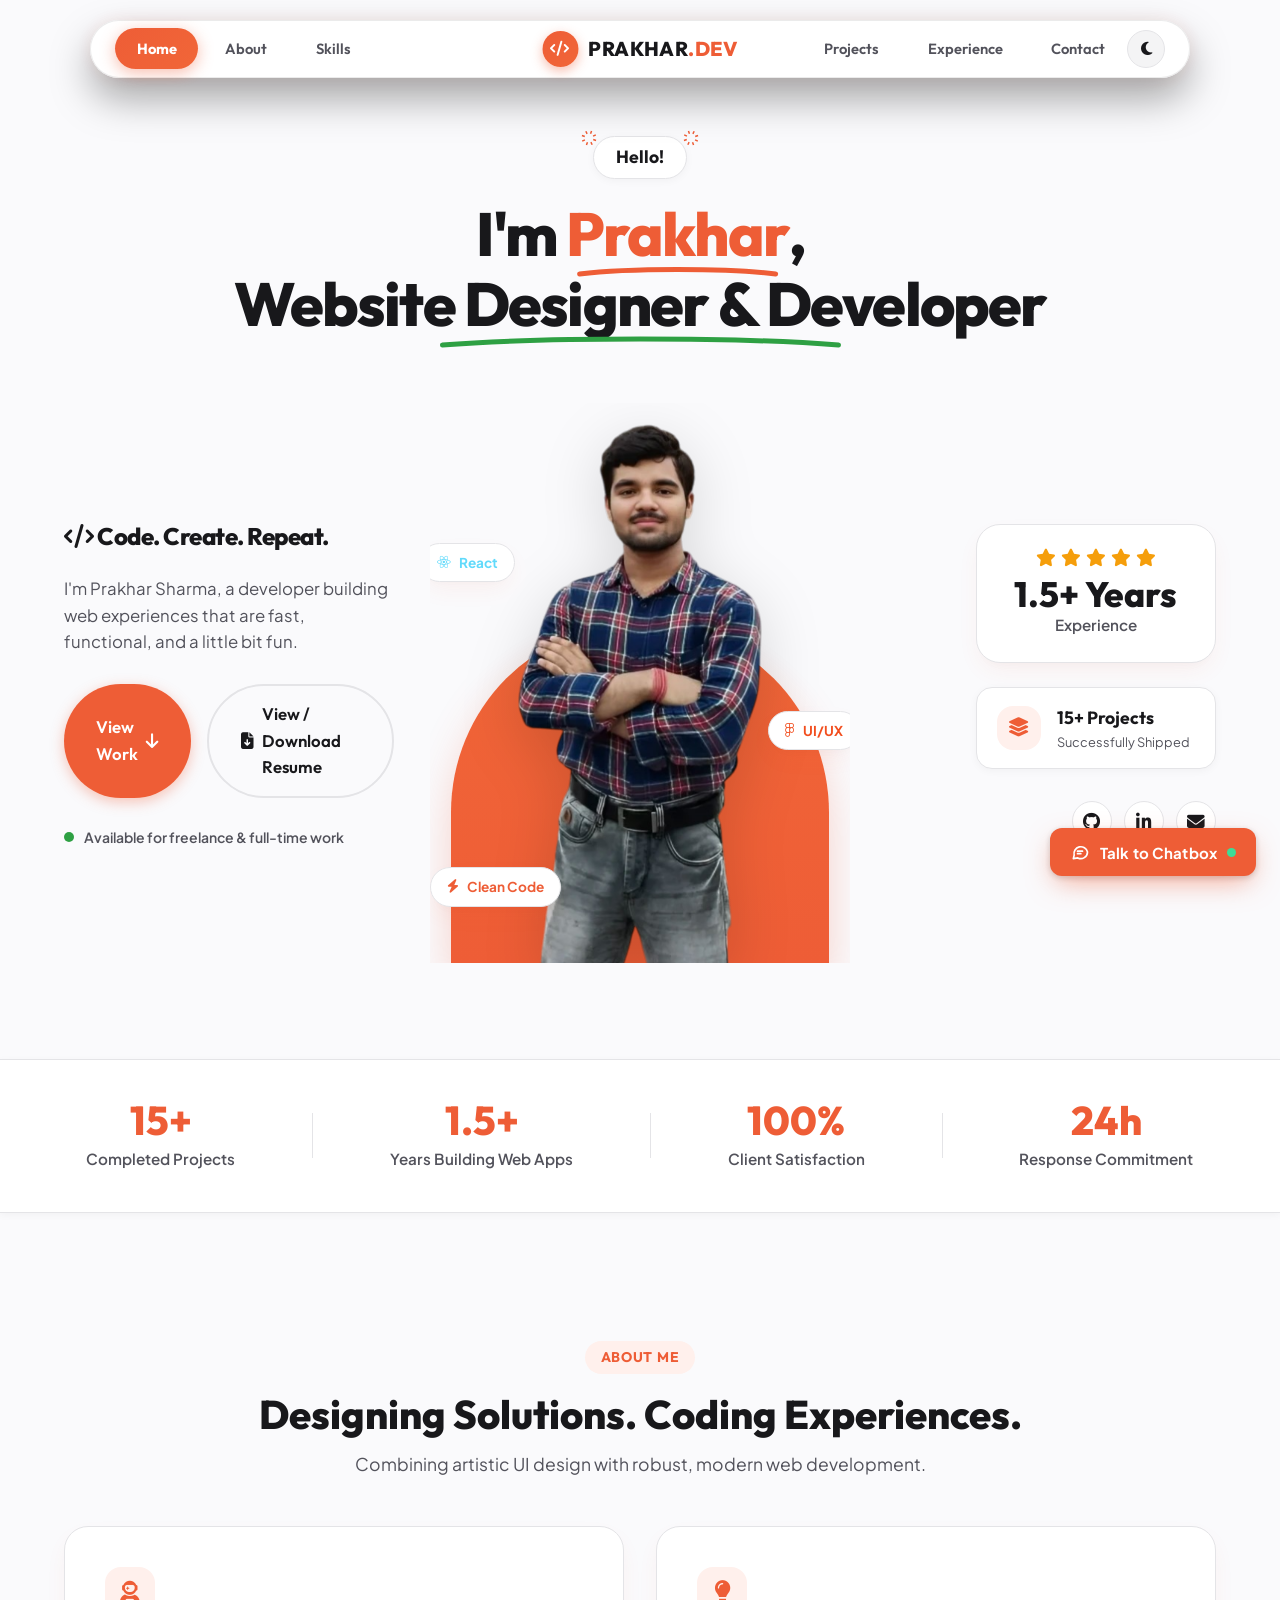
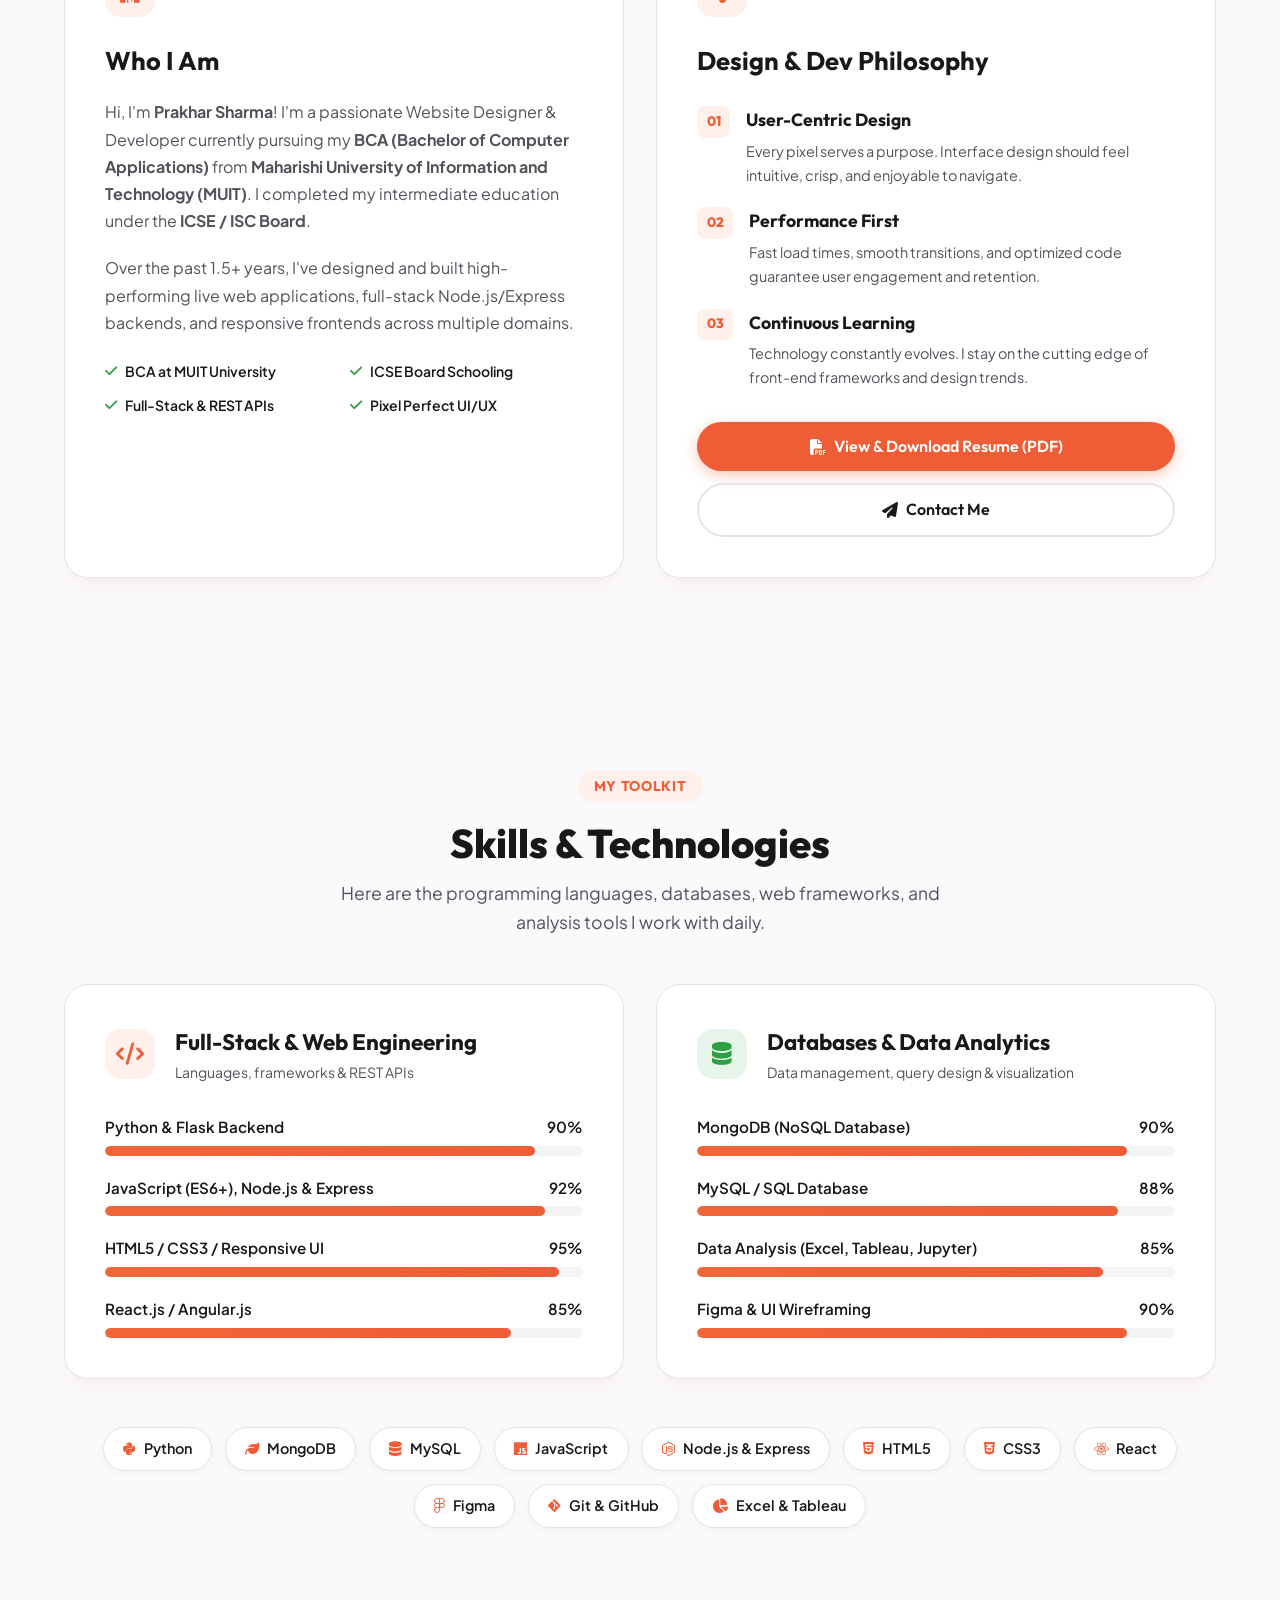
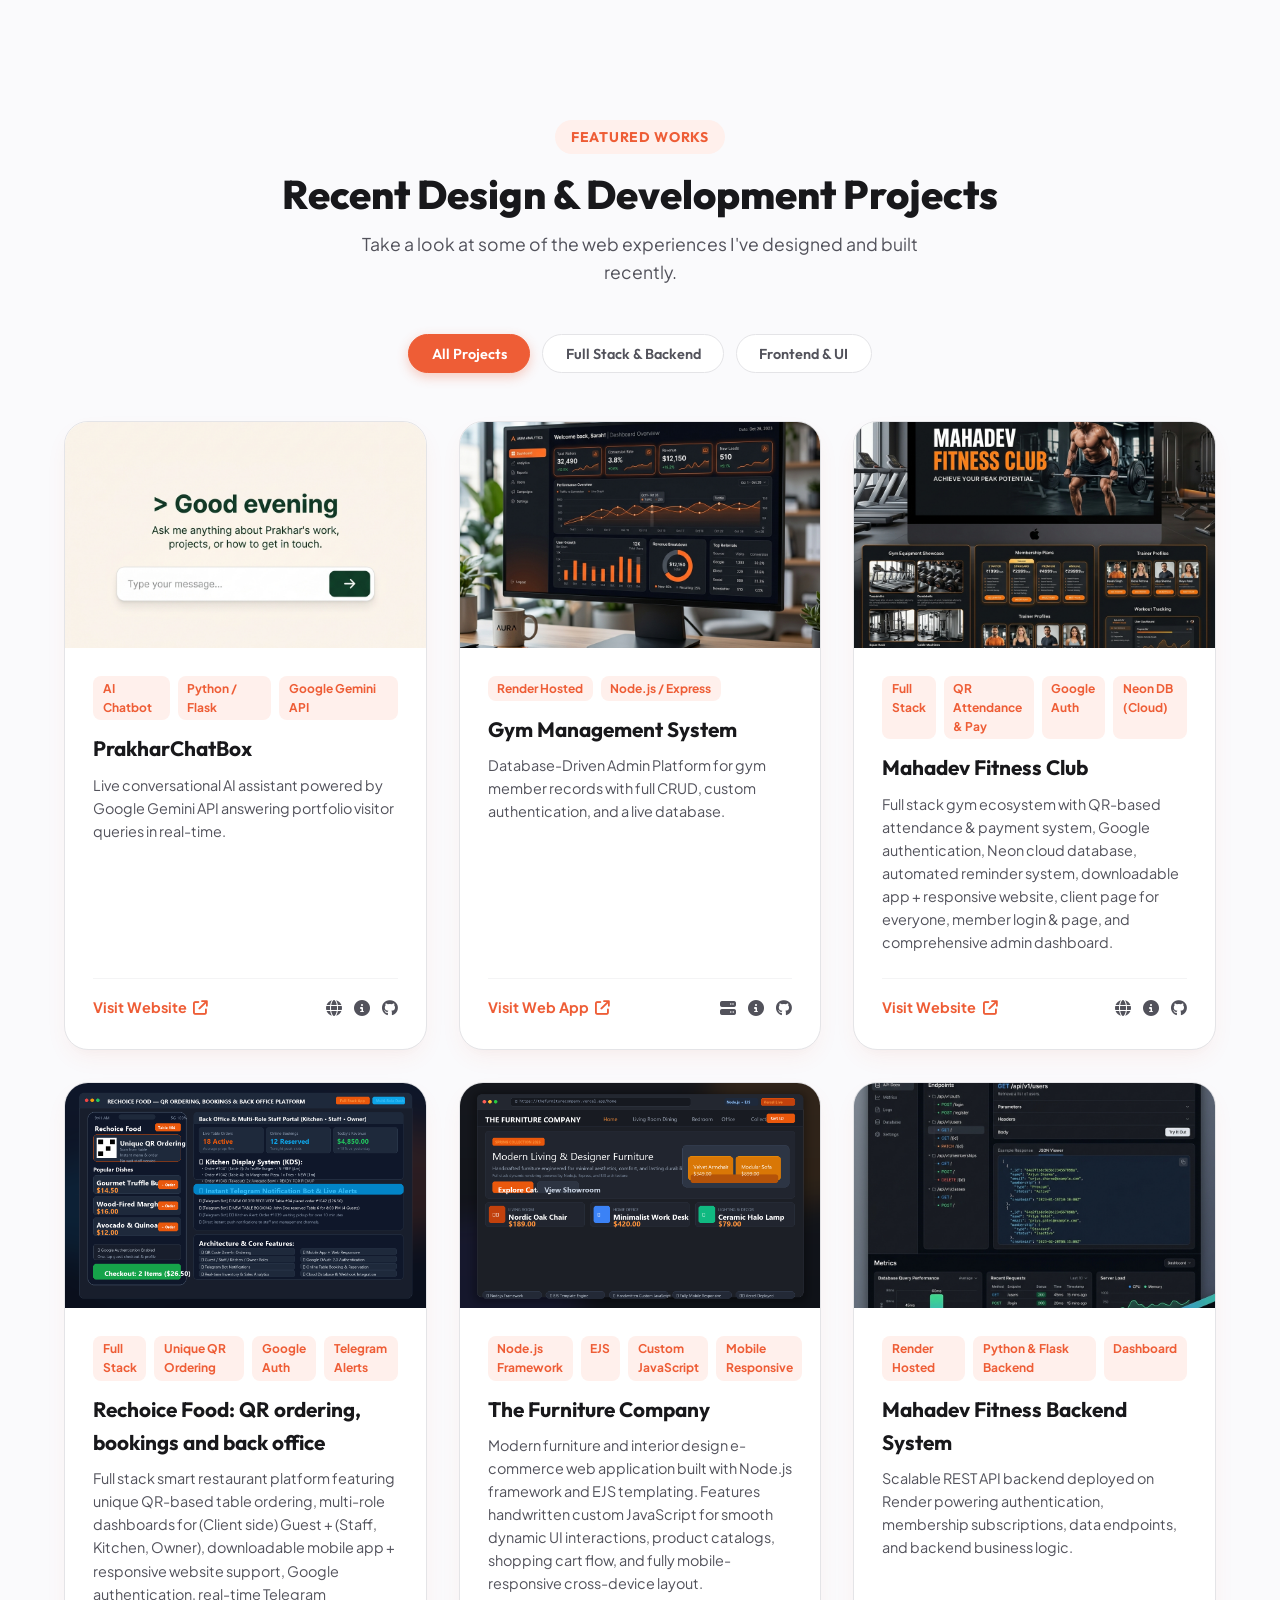
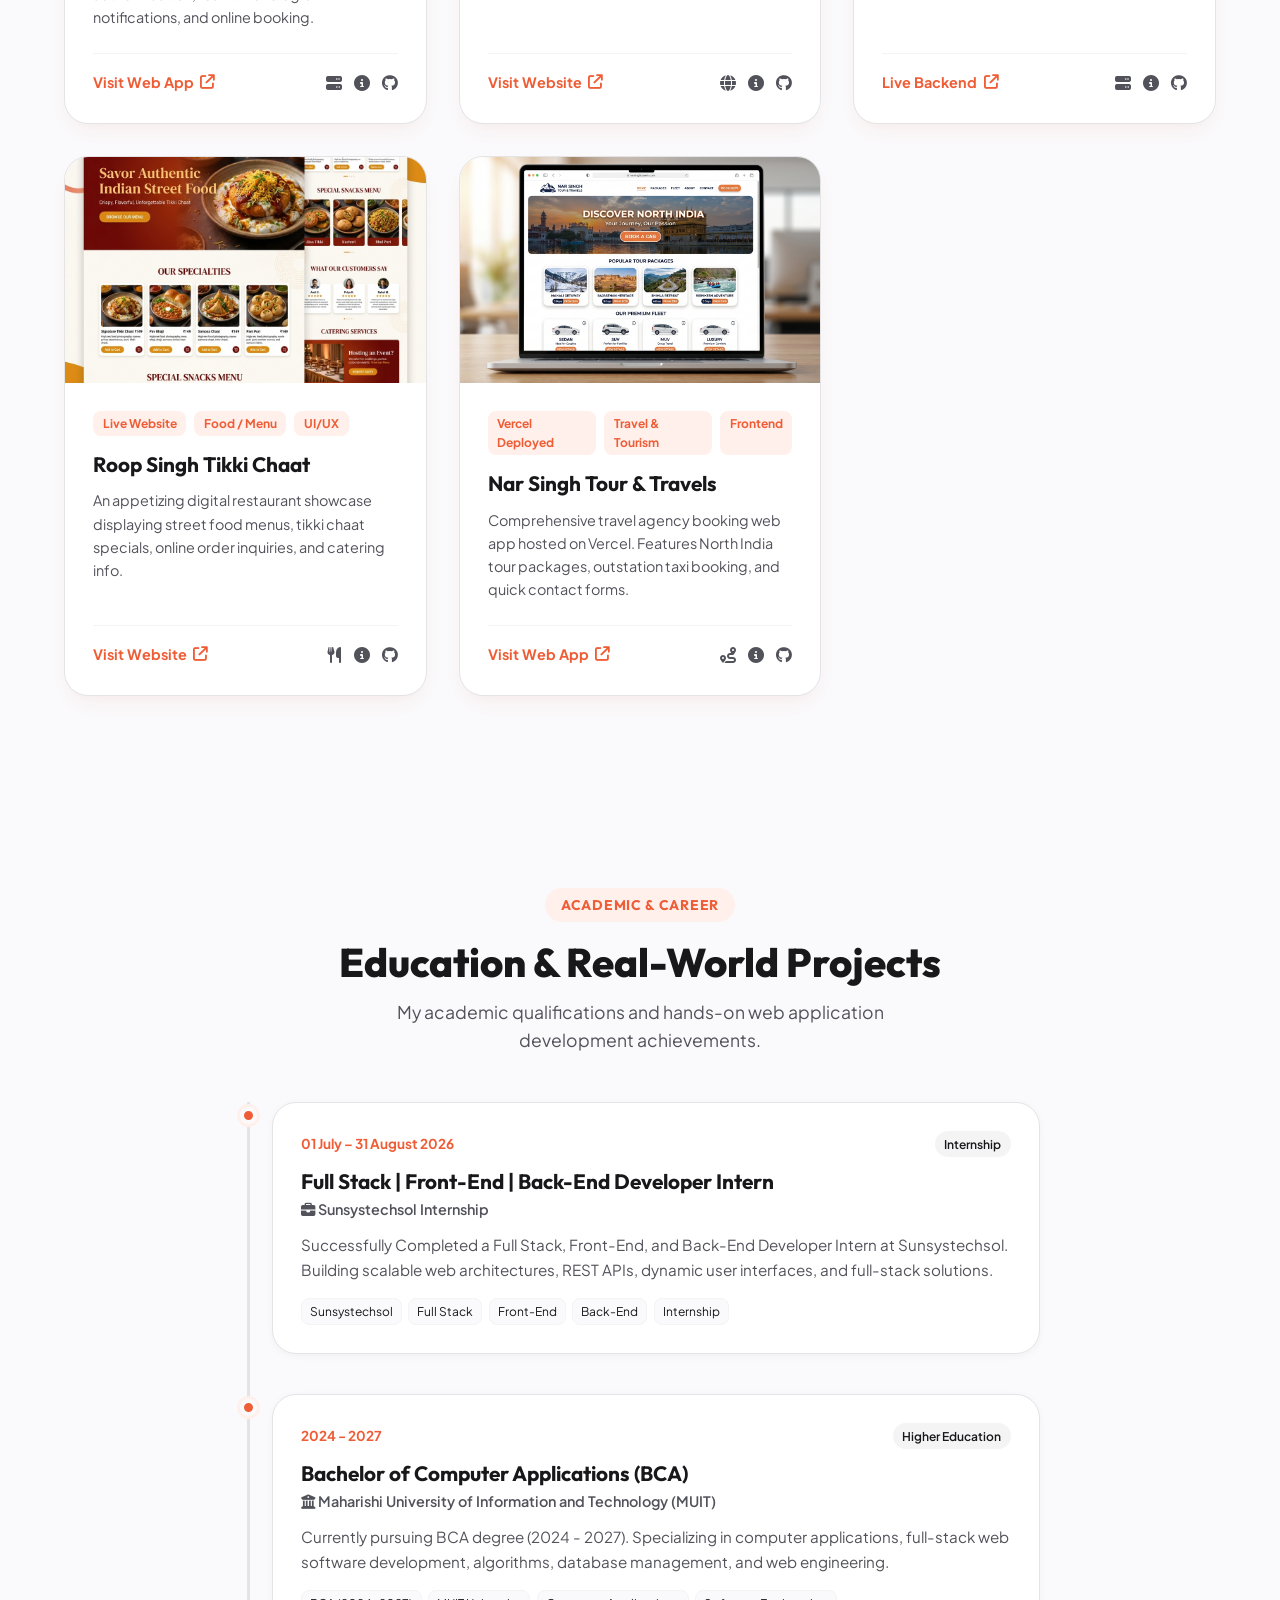
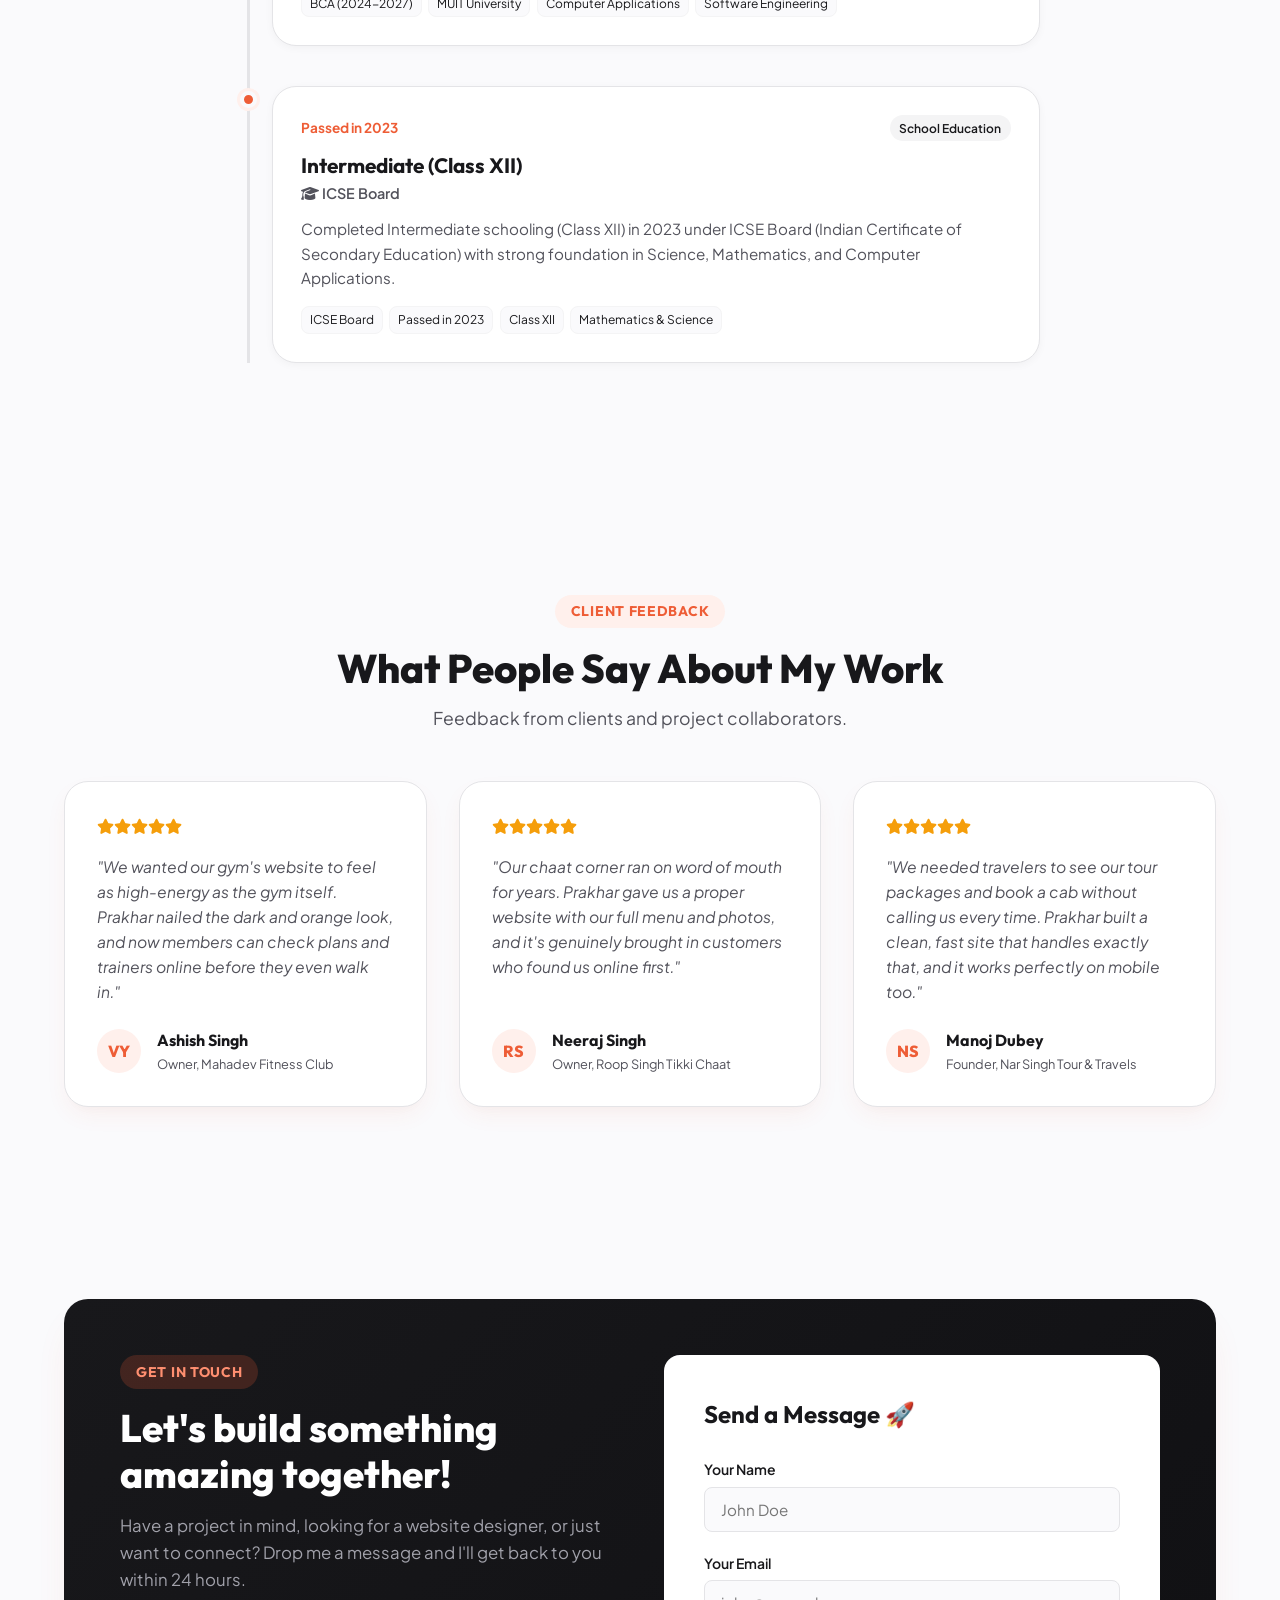
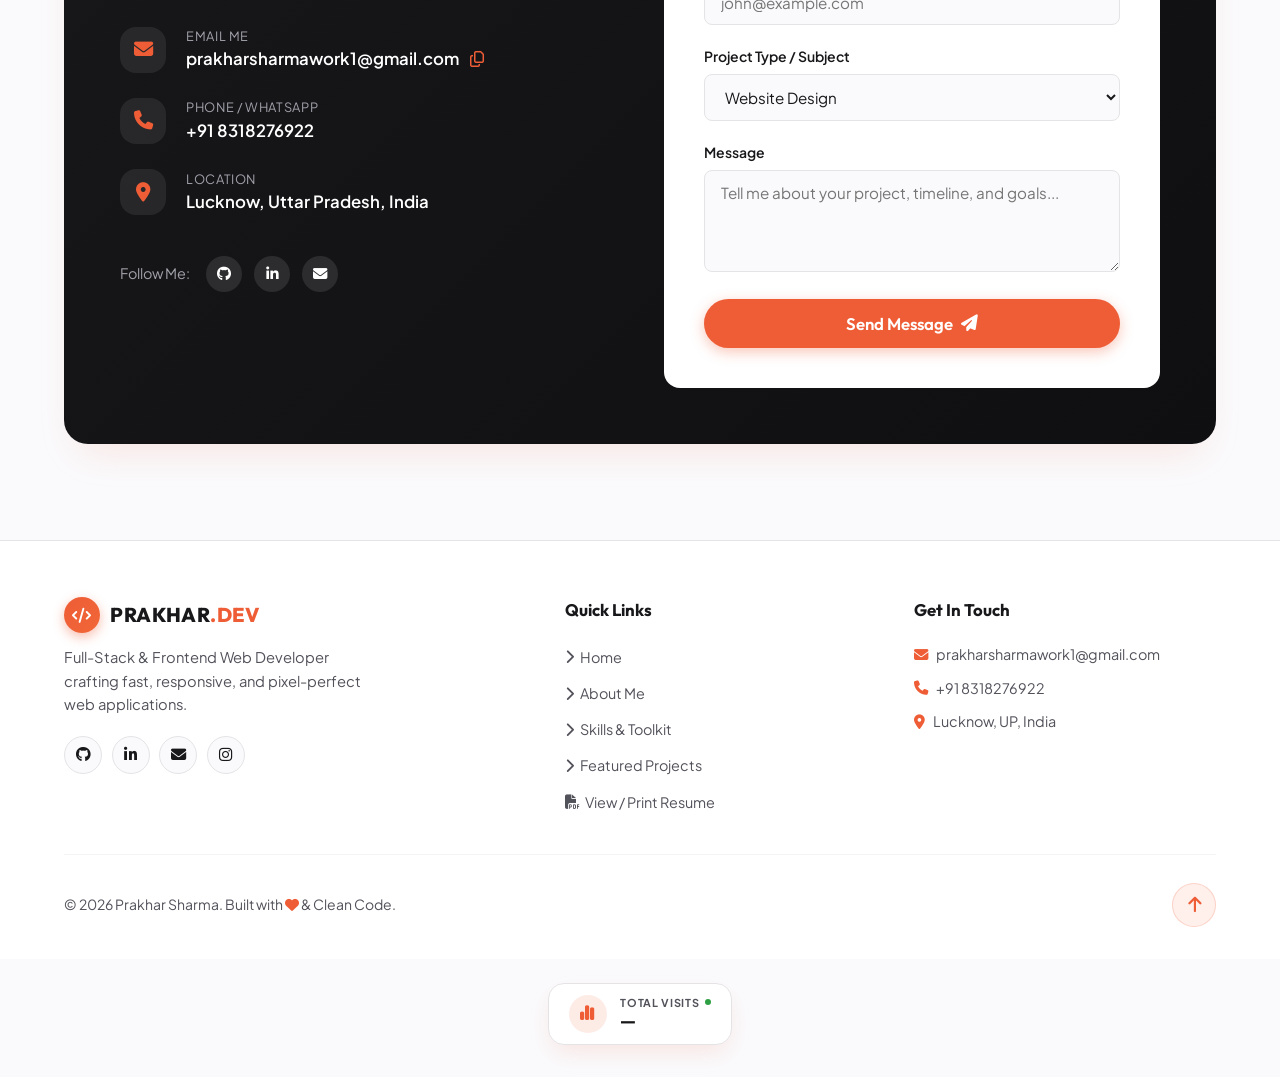
<file: index.html>
<!DOCTYPE html>
<html lang="en" data-theme="light">
<head>
    <meta charset="UTF-8">
    <meta name="viewport" content="width=device-width, initial-scale=1.0">
    <title>Prakhar Sharma | Website Designer & Developer</title>
    <meta name="description" content="Portfolio of Prakhar Sharma - A creative Website Designer and Developer building fast, functional, and beautiful web experiences.">
    <!-- Google Fonts -->
    <link rel="preconnect" href="https://fonts.googleapis.com">
    <link rel="preconnect" href="https://fonts.gstatic.com" crossorigin>
    <link href="https://fonts.googleapis.com/css2?family=Outfit:wght@400;500;600;700;800&family=Plus+Jakarta+Sans:wght@400;500;600;700&display=swap" rel="stylesheet">
    <!-- FontAwesome Icons -->
    <link rel="stylesheet" href="https://cdnjs.cloudflare.com/ajax/libs/font-awesome/6.4.0/css/all.min.css">
    <link rel="stylesheet" href="style.css">
</head>
<body>

    <!-- Curved Floating Header Navigation -->
    <header class="navbar" id="navbar">
        <div class="nav-container">
            
            <!-- Brand Logo -->
            <a href="#hero" class="logo">
                <span class="logo-icon-badge"><i class="fa-solid fa-code"></i></span>
                <span class="logo-text">PRAKHAR<span class="logo-dot">.DEV</span></span>
            </a>

            <!-- Navigation Links Wrapper (Desktop Centered Split, Mobile Drawer Dropdown) -->
            <nav class="nav-menu" id="nav-menu">
                <div class="nav-group nav-left">
                    <a href="#hero" class="nav-link active"><i class="fa-solid fa-house nav-icon"></i> <span>Home</span></a>
                    <a href="#about" class="nav-link"><i class="fa-solid fa-user nav-icon"></i> <span>About</span></a>
                    <a href="#skills" class="nav-link"><i class="fa-solid fa-laptop-code nav-icon"></i> <span>Skills</span></a>
                </div>

                <div class="nav-group nav-right">
                    <a href="#projects" class="nav-link"><i class="fa-solid fa-briefcase nav-icon"></i> <span>Projects</span></a>
                    <a href="#experience" class="nav-link"><i class="fa-solid fa-graduation-cap nav-icon"></i> <span>Experience</span></a>
                    <a href="#contact" class="nav-link"><i class="fa-solid fa-paper-plane nav-icon"></i> <span>Contact</span></a>
                </div>
            </nav>

            <!-- Action Buttons (Theme Toggle & Mobile Hamburger) -->
            <div class="nav-actions">
                <button class="theme-toggle" id="theme-toggle" aria-label="Toggle Theme">
                    <i class="fa-solid fa-moon"></i>
                </button>
                <button class="mobile-toggle" id="mobile-toggle" aria-label="Toggle Menu">
                    <i class="fa-solid fa-bars"></i>
                </button>
            </div>
        </div>
    </header>

    <!-- Hero Section -->
    <section class="hero" id="hero">
        <div class="container hero-container">
            <!-- Top Hello Pill -->
            <div class="hero-top-badge">
                <div class="speech-bubble">
                    <span>Hello!</span>
                    <svg class="doodle-spark spark-left" viewBox="0 0 24 24" fill="none" stroke="currentColor" stroke-width="2">
                        <path d="M12 2v4M12 18v4M2 12h4M18 12h4M4.93 4.93l2.83 2.83M16.24 16.24l2.83 2.83M4.93 19.07l2.83-2.83M16.24 7.76l2.83-2.83"/>
                    </svg>
                    <svg class="doodle-spark spark-right" viewBox="0 0 24 24" fill="none" stroke="currentColor" stroke-width="2">
                        <path d="M12 2v4M12 18v4M2 12h4M18 12h4M4.93 4.93l2.83 2.83M16.24 16.24l2.83 2.83M4.93 19.07l2.83-2.83M16.24 7.76l2.83-2.83"/>
                    </svg>
                </div>
            </div>

            <!-- Main Heading with Custom Accent Underlines -->
            <div class="hero-header">
                <h1 class="hero-title">
                    I'm <span class="name-highlight">Prakhar<svg class="underline-orange" viewBox="0 0 200 12" fill="none"><path d="M2 9C50 3 150 3 198 9" stroke="#EE5D36" stroke-width="5" stroke-linecap="round"/></svg></span>,
                    <br>
                    <span class="role-highlight">Website Designer & Developer<svg class="underline-green" viewBox="0 0 400 14" fill="none"><path d="M2 10C100 2 300 2 398 10" stroke="#2EA043" stroke-width="5" stroke-linecap="round"/></svg></span>
                </h1>
            </div>

            <!-- Grid Layout: Left Content, Center Image Arch, Right Badges -->
            <div class="hero-grid">
                
                <!-- Left Sub-Block -->
                <div class="hero-left">
                    <div class="motto-badge">
                        <i class="fa-solid fa-code"></i> Code. Create. Repeat.
                    </div>
                    <p class="hero-description">
                        I'm Prakhar Sharma, a developer building web experiences that are fast, functional, and a little bit fun.
                    </p>
                    <div class="hero-cta-group">
                        <a href="#projects" class="btn btn-primary btn-lg">
                            View Work <i class="fa-solid fa-arrow-down"></i>
                        </a>
                        <a href="resume.html" target="_blank" class="btn btn-outline btn-lg">
                            <i class="fa-solid fa-file-arrow-down"></i> View / Download Resume
                        </a>
                    </div>

                    <div class="hero-status">
                        <span class="status-dot pulse"></span>
                        <span class="status-text">Available for freelance & full-time work</span>
                    </div>
                </div>

                <!-- Center Photo Arch Container -->
                <div class="hero-center">
                    <div class="photo-arch-wrapper">
                        <!-- Orange Arch Background -->
                        <div class="orange-arch"></div>
                        <!-- Hero Photo -->
                        <div class="photo-container">
                            <img src="prakhar-hero.png" alt="Prakhar Sharma - Website Designer & Developer" class="hero-photo">
                        </div>
                        
                        <!-- Floating Tech Tags -->
                        <div class="floating-badge badge-react">
                            <i class="fa-brands fa-react"></i> React
                        </div>
                        <div class="floating-badge badge-figma">
                            <i class="fa-brands fa-figma"></i> UI/UX
                        </div>
                        <div class="floating-badge badge-code">
                            <i class="fa-solid fa-bolt"></i> Clean Code
                        </div>
                    </div>
                </div>

                <!-- Right Sub-Block: Ratings & Experience -->
                <div class="hero-right">
                    <div class="experience-card">
                        <div class="stars-container">
                            <i class="fa-solid fa-star"></i>
                            <i class="fa-solid fa-star"></i>
                            <i class="fa-solid fa-star"></i>
                            <i class="fa-solid fa-star"></i>
                            <i class="fa-solid fa-star"></i>
                        </div>
                        <div class="exp-number">1.5+ Years</div>
                        <div class="exp-label">Experience</div>
                    </div>

                    <div class="mini-stat-card">
                        <div class="stat-icon"><i class="fa-solid fa-layer-group"></i></div>
                        <div class="stat-info">
                            <h4>15+ Projects</h4>
                            <p>Successfully Shipped</p>
                        </div>
                    </div>

                    <div class="social-quick-links">
                        <a href="https://github.com/prakharsharma123" target="_blank" aria-label="GitHub"><i class="fa-brands fa-github"></i></a>
                        <a href="https://linkedin.com/in/prakhar-sharma-06april" target="_blank" aria-label="LinkedIn"><i class="fa-brands fa-linkedin-in"></i></a>
                        <a href="mailto:prakharsharmawork1@gmail.com" aria-label="Email"><i class="fa-solid fa-envelope"></i></a>
                    </div>
                </div>

            </div>
        </div>
    </section>

    <!-- Key Metrics Banner -->
    <section class="metrics-banner">
        <div class="container metrics-grid">
            <div class="metric-item">
                <span class="metric-num" data-target="15">15+</span>
                <span class="metric-text">Completed Projects</span>
            </div>
            <div class="metric-divider"></div>
            <div class="metric-item">
                <span class="metric-num" data-target="1.5">1.5+</span>
                <span class="metric-text">Years Building Web Apps</span>
            </div>
            <div class="metric-divider"></div>
            <div class="metric-item">
                <span class="metric-num">100%</span>
                <span class="metric-text">Client Satisfaction</span>
            </div>
            <div class="metric-divider"></div>
            <div class="metric-item">
                <span class="metric-num">24h</span>
                <span class="metric-text">Response Commitment</span>
            </div>
        </div>
    </section>

    <!-- About Section -->
    <section class="section about-section" id="about">
        <div class="container">
            <div class="section-title-wrapper text-center">
                <span class="section-tag">About Me</span>
                <h2 class="section-title">Designing Solutions. Coding Experiences.</h2>
                <p class="section-subtitle">Combining artistic UI design with robust, modern web development.</p>
            </div>

            <div class="about-grid">
                <div class="about-card story-card">
                    <div class="card-icon"><i class="fa-solid fa-user-astronaut"></i></div>
                    <h3>Who I Am</h3>
                    <p>
                        Hi, I'm <strong>Prakhar Sharma</strong>! I'm a passionate Website Designer & Developer currently pursuing my <strong>BCA (Bachelor of Computer Applications)</strong> from <strong>Maharishi University of Information and Technology (MUIT)</strong>. I completed my intermediate education under the <strong>ICSE / ISC Board</strong>.
                    </p>
                    <p>
                        Over the past 1.5+ years, I've designed and built high-performing live web applications, full-stack Node.js/Express backends, and responsive frontends across multiple domains.
                    </p>
                    
                    <div class="about-highlights">
                        <div class="highlight-chip"><i class="fa-solid fa-check"></i> BCA at MUIT University</div>
                        <div class="highlight-chip"><i class="fa-solid fa-check"></i> ICSE Board Schooling</div>
                        <div class="highlight-chip"><i class="fa-solid fa-check"></i> Full-Stack & REST APIs</div>
                        <div class="highlight-chip"><i class="fa-solid fa-check"></i> Pixel Perfect UI/UX</div>
                    </div>
                </div>

                <div class="about-card philosophy-card">
                    <div class="card-icon"><i class="fa-solid fa-lightbulb"></i></div>
                    <h3>Design & Dev Philosophy</h3>
                    <div class="philosophy-list">
                        <div class="philosophy-item">
                            <span class="num-badge">01</span>
                            <div>
                                <h4>User-Centric Design</h4>
                                <p>Every pixel serves a purpose. Interface design should feel intuitive, crisp, and enjoyable to navigate.</p>
                            </div>
                        </div>
                        <div class="philosophy-item">
                            <span class="num-badge">02</span>
                            <div>
                                <h4>Performance First</h4>
                                <p>Fast load times, smooth transitions, and optimized code guarantee user engagement and retention.</p>
                            </div>
                        </div>
                        <div class="philosophy-item">
                            <span class="num-badge">03</span>
                            <div>
                                <h4>Continuous Learning</h4>
                                <p>Technology constantly evolves. I stay on the cutting edge of front-end frameworks and design trends.</p>
                            </div>
                        </div>
                    </div>

                    <div class="resume-cta" style="display: flex; flex-direction: column; gap: 0.75rem;">
                        <a href="resume.html" target="_blank" class="btn btn-primary w-100"><i class="fa-solid fa-file-pdf"></i> View & Download Resume (PDF)</a>
                        <a href="#contact" class="btn btn-outline w-100"><i class="fa-solid fa-paper-plane"></i> Contact Me</a>
                    </div>
                </div>
            </div>
        </div>
    </section>

    <!-- Skills & Expertise -->
    <section class="section skills-section" id="skills">
        <div class="container">
            <div class="section-title-wrapper text-center">
                <span class="section-tag">My Toolkit</span>
                <h2 class="section-title">Skills & Technologies</h2>
                <p class="section-subtitle">Here are the programming languages, databases, web frameworks, and analysis tools I work with daily.</p>
            </div>

            <div class="skills-grid">
                <!-- Web & Full Stack Development Skills -->
                <div class="skill-category-card">
                    <div class="category-header">
                        <div class="category-icon dev-icon"><i class="fa-solid fa-code"></i></div>
                        <div>
                            <h3>Full-Stack & Web Engineering</h3>
                            <p>Languages, frameworks & REST APIs</p>
                        </div>
                    </div>
                    <div class="skill-bars">
                        <div class="skill-bar-item">
                            <div class="skill-info">
                                <span>Python & Flask Backend</span>
                                <span>90%</span>
                            </div>
                            <div class="progress-track"><div class="progress-fill" style="width: 90%;"></div></div>
                        </div>
                        <div class="skill-bar-item">
                            <div class="skill-info">
                                <span>JavaScript (ES6+), Node.js & Express</span>
                                <span>92%</span>
                            </div>
                            <div class="progress-track"><div class="progress-fill" style="width: 92%;"></div></div>
                        </div>
                        <div class="skill-bar-item">
                            <div class="skill-info">
                                <span>HTML5 / CSS3 / Responsive UI</span>
                                <span>95%</span>
                            </div>
                            <div class="progress-track"><div class="progress-fill" style="width: 95%;"></div></div>
                        </div>
                        <div class="skill-bar-item">
                            <div class="skill-info">
                                <span>React.js / Angular.js</span>
                                <span>85%</span>
                            </div>
                            <div class="progress-track"><div class="progress-fill" style="width: 85%;"></div></div>
                        </div>
                    </div>
                </div>

                <!-- Database & Data Analytics -->
                <div class="skill-category-card">
                    <div class="category-header">
                        <div class="category-icon design-icon"><i class="fa-solid fa-database"></i></div>
                        <div>
                            <h3>Databases & Data Analytics</h3>
                            <p>Data management, query design & visualization</p>
                        </div>
                    </div>
                    <div class="skill-bars">
                        <div class="skill-bar-item">
                            <div class="skill-info">
                                <span>MongoDB (NoSQL Database)</span>
                                <span>90%</span>
                            </div>
                            <div class="progress-track"><div class="progress-fill" style="width: 90%;"></div></div>
                        </div>
                        <div class="skill-bar-item">
                            <div class="skill-info">
                                <span>MySQL / SQL Database</span>
                                <span>88%</span>
                            </div>
                            <div class="progress-track"><div class="progress-fill" style="width: 88%;"></div></div>
                        </div>
                        <div class="skill-bar-item">
                            <div class="skill-info">
                                <span>Data Analysis (Excel, Tableau, Jupyter)</span>
                                <span>85%</span>
                            </div>
                            <div class="progress-track"><div class="progress-fill" style="width: 85%;"></div></div>
                        </div>
                        <div class="skill-bar-item">
                            <div class="skill-info">
                                <span>Figma & UI Wireframing</span>
                                <span>90%</span>
                            </div>
                            <div class="progress-track"><div class="progress-fill" style="width: 90%;"></div></div>
                        </div>
                    </div>
                </div>
            </div>

            <!-- Tech Stack Pills -->
            <div class="tech-stack-container">
                <span class="stack-badge"><i class="fa-brands fa-python"></i> Python</span>
                <span class="stack-badge"><i class="fa-solid fa-leaf"></i> MongoDB</span>
                <span class="stack-badge"><i class="fa-solid fa-database"></i> MySQL</span>
                <span class="stack-badge"><i class="fa-brands fa-js"></i> JavaScript</span>
                <span class="stack-badge"><i class="fa-brands fa-node-js"></i> Node.js & Express</span>
                <span class="stack-badge"><i class="fa-brands fa-html5"></i> HTML5</span>
                <span class="stack-badge"><i class="fa-brands fa-css3-alt"></i> CSS3</span>
                <span class="stack-badge"><i class="fa-brands fa-react"></i> React</span>
                <span class="stack-badge"><i class="fa-brands fa-figma"></i> Figma</span>
                <span class="stack-badge"><i class="fa-brands fa-git-alt"></i> Git & GitHub</span>
                <span class="stack-badge"><i class="fa-solid fa-chart-pie"></i> Excel & Tableau</span>
            </div>
        </div>
    </section>

    <!-- Projects Portfolio Section -->
    <section class="section projects-section" id="projects">
        <div class="container">
            <div class="section-title-wrapper text-center">
                <span class="section-tag">Featured Works</span>
                <h2 class="section-title">Recent Design & Development Projects</h2>
                <p class="section-subtitle">Take a look at some of the web experiences I've designed and built recently.</p>
            </div>

            <!-- Category Filters -->
            <div class="portfolio-filter-buttons">
                <button class="filter-btn active" data-filter="all">All Projects</button>
                <button class="filter-btn" data-filter="fullstack">Full Stack & Backend</button>
                <button class="filter-btn" data-filter="frontend">Frontend & UI</button>
            </div>

            <!-- Projects Grid -->
            <div class="projects-grid">
                <!-- Project Card 0: PrakharChatBot -->
                <div class="project-card" data-category="fullstack backend">
                    <div class="project-img-wrapper">
                        <a href="https://prakhar-chatbot.onrender.com/" target="_blank">
                            <img src="project-chatbox.jpg" alt="PrakharChatBox">
                        </a>
                        <div class="project-overlay">
                            <button class="btn btn-light btn-sm open-modal" data-project="5">Quick Details</button>
                        </div>
                    </div>
                    <div class="project-content">
                        <div class="project-tags">
                            <span class="tag">AI Chatbot</span>
                            <span class="tag">Python / Flask</span>
                            <span class="tag">Google Gemini API</span>
                        </div>
                        <h3 class="project-title">PrakharChatBox</h3>
                        <p class="project-desc">Live conversational AI assistant powered by Google Gemini API answering portfolio visitor queries in real-time.</p>
                        <div class="project-footer">
                            <a href="https://prakhar-chatbot.onrender.com/" target="_blank" class="project-link">Visit Website <i class="fa-solid fa-arrow-up-right-from-square"></i></a>
                            <div class="project-socials">
                                <a href="https://prakhar-chatbot.onrender.com/-2ygx.onrender.com/" target="_blank" title="Live Site"><i class="fa-solid fa-globe"></i></a>
                                <a href="#" class="open-modal" data-project="5" title="Project Details"><i class="fa-solid fa-circle-info"></i></a>
                                <a href="https://github.com/prakharsharma123/prakhar-bot" target="_blank" aria-label="GitHub"><i class="fa-brands fa-github"></i></a>
                            </div>
                        </div>
                    </div>
                </div>
                <!-- Project Card 00: Gym Management System -->
                <div class="project-card" data-category="fullstack">
                    <div class="project-img-wrapper">
                        <a href="https://gym-management-system-7zgt.onrender.com/" target="_blank">
                            <img src="project-2.png" alt="Gym Management System">
                        </a>
                        <div class="project-overlay">
                            <button class="btn btn-light btn-sm open-modal" data-project="6">Quick Details</button>
                        </div>
                    </div>
                    <div class="project-content">
                        <div class="project-tags">
                            <span class="tag">Render Hosted</span>
                            <span class="tag">Node.js / Express</span>
                        </div>
                        <h3 class="project-title">Gym Management System</h3>
                        <p class="project-desc">Database-Driven Admin Platform for gym member records with full CRUD, custom authentication, and a live database.</p>
                        <div class="project-footer">
                            <a href="https://gym-management-system-7zgt.onrender.com/" target="_blank" class="project-link">Visit Web App <i class="fa-solid fa-arrow-up-right-from-square"></i></a>
                            <div class="project-socials">
                                <a href="https://gym-management-system-7zgt.onrender.com/" target="_blank" title="Live Web App"><i class="fa-solid fa-server"></i></a>
                                <a href="#" class="open-modal" data-project="6" title="Project Details"><i class="fa-solid fa-circle-info"></i></a>
                                <a href="https://github.com/prakharsharma123/gym-management-system" target="_blank" aria-label="GitHub"><i class="fa-brands fa-github"></i></a>
                            </div>
                        </div>
                    </div>
                </div>

                <!-- Project Card 1: Mahadev Fitness Club (Full Stack) -->
                <div class="project-card" data-category="fullstack backend frontend">
                    <div class="project-img-wrapper">
                        <a href="https://www.mahadevfitnessclub.in/" target="_blank">
                            <img src="mahadev-fitness.png" alt="Mahadev Fitness Club Full Stack Platform">
                        </a>
                        <div class="project-overlay">
                            <button class="btn btn-light btn-sm open-modal" data-project="1">Quick Details</button>
                        </div>
                    </div>
                    <div class="project-content">
                        <div class="project-tags">
                            <span class="tag">Full Stack</span>
                            <span class="tag">QR Attendance & Pay</span>
                            <span class="tag">Google Auth</span>
                            <span class="tag">Neon DB (Cloud)</span>
                        </div>
                        <h3 class="project-title">Mahadev Fitness Club</h3>
                        <p class="project-desc">Full stack gym ecosystem with QR-based attendance & payment system, Google authentication, Neon cloud database, automated reminder system, downloadable app + responsive website, client page for everyone, member login & page, and comprehensive admin dashboard.</p>
                        <div class="project-footer">
                            <a href="https://www.mahadevfitnessclub.in/" target="_blank" class="project-link">Visit Website <i class="fa-solid fa-arrow-up-right-from-square"></i></a>
                            <div class="project-socials">
                                <a href="https://www.mahadevfitnessclub.in/" target="_blank" title="Live Site"><i class="fa-solid fa-globe"></i></a>
                                <a href="#" class="open-modal" data-project="1" title="Project Details"><i class="fa-solid fa-circle-info"></i></a>
                                <a href="https://github.com/prakharsharma123/mahadevfitnessclubfullstack" target="_blank" aria-label="GitHub"><i class="fa-brands fa-github"></i></a>
                            </div>
                        </div>
                    </div>
                </div>

                <!-- Project Card: Rechoice Food -->
<div class="project-card" data-category="fullstack backend">
    <div class="project-img-wrapper">
        <a href="https://rechoicewebsite.onrender.com/" target="_blank" rel="noopener">
            <img src="rechoice-food.png" alt="Rechoice Food: QR ordering, bookings and back office">
        </a>
        <div class="project-overlay">
            <button class="btn btn-light btn-sm open-modal" data-project="8">Quick Details</button>
        </div>
    </div>
    <div class="project-content">
        <div class="project-tags">
            <span class="tag">Full Stack</span>
            <span class="tag">Unique QR Ordering</span>
            <span class="tag">Google Auth</span>
            <span class="tag">Telegram Alerts</span>
        </div>
        <h3 class="project-title">Rechoice Food: QR ordering, bookings and back office</h3>
        <p class="project-desc">Full stack smart restaurant platform featuring unique QR-based table ordering, multi-role dashboards for (Client side) Guest + (Staff, Kitchen, Owner), downloadable mobile app + responsive website support, Google authentication, real-time Telegram notifications, and online booking.</p>
        <div class="project-footer">
            <a href="https://rechoicewebsite.onrender.com/" target="_blank" rel="noopener" class="project-link">Visit Web App <i class="fa-solid fa-arrow-up-right-from-square"></i></a>
            <div class="project-socials">
                <a href="https://rechoicewebsite.onrender.com/" target="_blank" rel="noopener" title="Live Web App"><i class="fa-solid fa-server"></i></a>
                <a href="#" class="open-modal" data-project="8" title="Project Details"><i class="fa-solid fa-circle-info"></i></a>
                <a href="https://github.com/prakharsharma123" target="_blank" aria-label="GitHub"><i class="fa-brands fa-github"></i></a>
            </div>
        </div>
    </div>
</div>

                <!-- Project Card: The Furniture Company -->
                <div class="project-card" data-category="fullstack frontend">
                    <div class="project-img-wrapper">
                        <a href="https://thefurniturecompany.vercel.app/home" target="_blank">
                            <img src="the-furniture-company.png" alt="The Furniture Company Website">
                        </a>
                        <div class="project-overlay">
                            <button class="btn btn-light btn-sm open-modal" data-project="7">Quick Details</button>
                        </div>
                    </div>
                    <div class="project-content">
                        <div class="project-tags">
                            <span class="tag">Node.js Framework</span>
                            <span class="tag">EJS</span>
                            <span class="tag">Custom JavaScript</span>
                            <span class="tag">Mobile Responsive</span>
                        </div>
                        <h3 class="project-title">The Furniture Company</h3>
                        <p class="project-desc">Modern furniture and interior design e-commerce web application built with Node.js framework and EJS templating. Features handwritten custom JavaScript for smooth dynamic UI interactions, product catalogs, shopping cart flow, and fully mobile-responsive cross-device layout.</p>
                        <div class="project-footer">
                            <a href="https://thefurniturecompany.vercel.app/home" target="_blank" class="project-link">Visit Website <i class="fa-solid fa-arrow-up-right-from-square"></i></a>
                            <div class="project-socials">
                                <a href="https://thefurniturecompany.vercel.app/home" target="_blank" title="Live Site"><i class="fa-solid fa-globe"></i></a>
                                <a href="#" class="open-modal" data-project="7" title="Project Details"><i class="fa-solid fa-circle-info"></i></a>
                                <a href="https://github.com/prakharsharma123/thefurniturecompany" target="_blank" aria-label="GitHub"><i class="fa-brands fa-github"></i></a>
                            </div>
                        </div>
                    </div>
                </div>

                <!-- Project Card 2: Mahadev Fitness Backend API -->
                <div class="project-card" data-category="fullstack backend">
                    <div class="project-img-wrapper">
                        <img src="mahadev-backend.png" alt="Mahadev Fitness Club Backend API">
                        <div class="project-overlay">
                            <button class="btn btn-light btn-sm open-modal" data-project="2">Quick Details</button>
                        </div>
                    </div>
                    <div class="project-content">
                        <div class="project-tags">
                            <span class="tag">Render Hosted</span>
                            <span class="tag">Python & Flask Backend</span>
                            <span class="tag">Dashboard</span>
                        </div>
                        <h3 class="project-title">Mahadev Fitness Backend System</h3>
                        <p class="project-desc">Scalable REST API backend deployed on Render powering authentication, membership subscriptions, data endpoints, and backend business logic.</p>
                        <div class="project-footer">
                            <a href="https://mahadevfitnessclub-backend.onrender.com/" target="_blank" class="project-link">Live Backend <i class="fa-solid fa-arrow-up-right-from-square"></i></a>
                            <div class="project-socials">
                                <a href="https://mahadevfitnessclub-backend.onrender.com/" target="_blank" title="Render API"><i class="fa-solid fa-server"></i></a>
                                <a href="#" class="open-modal" data-project="2" title="Project Details"><i class="fa-solid fa-circle-info"></i></a>
                                <a href="https://github.com/prakharsharma123/mahadevfitnessclub-backend-" target="_blank" aria-label="GitHub"><i class="fa-brands fa-github"></i></a>
                            </div>
                        </div>
                    </div>
                </div>

                <!-- Project Card 3: Roop Singh Tikki Chaat -->
                <div class="project-card" data-category="frontend">
                    <div class="project-img-wrapper">
                        <img src="roop-singh-tikki.png" alt="Roop Singh Tikki Chaat Website">
                        <div class="project-overlay">
                            <button class="btn btn-light btn-sm open-modal" data-project="3">Quick Details</button>
                        </div>
                    </div>
                    <div class="project-content">
                        <div class="project-tags">
                            <span class="tag">Live Website</span>
                            <span class="tag">Food / Menu</span>
                            <span class="tag">UI/UX</span>
                        </div>
                        <h3 class="project-title">Roop Singh Tikki Chaat</h3>
                        <p class="project-desc">An appetizing digital restaurant showcase displaying street food menus, tikki chaat specials, online order inquiries, and catering info.</p>
                        <div class="project-footer">
                            <a href="https://www.roopsinghtikkichaat.in/" target="_blank" class="project-link">Visit Website <i class="fa-solid fa-arrow-up-right-from-square"></i></a>
                            <div class="project-socials">
                                <a href="https://www.roopsinghtikkichaat.in/" target="_blank" title="Live Site"><i class="fa-solid fa-utensils"></i></a>
                                <a href="#" class="open-modal" data-project="3" title="Project Details"><i class="fa-solid fa-circle-info"></i></a>
                                <a href="https://github.com/prakharsharma123/roopsinghtikkichaat" target="_blank" aria-label="GitHub"><i class="fa-brands fa-github"></i></a>
                            </div>
                        </div>
                    </div>
                </div>

                <!-- Project Card 4: Nar Singh Tour & Travels -->
                <div class="project-card" data-category="frontend">
                    <div class="project-img-wrapper">
                        <img src="nar-singh-travels.png" alt="Nar Singh Tour & Travels Platform">
                        <div class="project-overlay">
                            <button class="btn btn-light btn-sm open-modal" data-project="4">Quick Details</button>
                        </div>
                    </div>
                    <div class="project-content">
                        <div class="project-tags">
                            <span class="tag">Vercel Deployed</span>
                            <span class="tag">Travel & Tourism</span>
                            <span class="tag">Frontend</span>
                        </div>
                        <h3 class="project-title">Nar Singh Tour & Travels</h3>
                        <p class="project-desc">Comprehensive travel agency booking web app hosted on Vercel. Features North India tour packages, outstation taxi booking, and quick contact forms.</p>
                        <div class="project-footer">
                            <a href="https://nar-singh-tour-trevels.vercel.app/" target="_blank" class="project-link">Visit Web App <i class="fa-solid fa-arrow-up-right-from-square"></i></a>
                            <div class="project-socials">
                                <a href="https://nar-singh-tour-trevels.vercel.app/" target="_blank" title="Vercel App"><i class="fa-solid fa-route"></i></a>
                                <a href="#" class="open-modal" data-project="4" title="Project Details"><i class="fa-solid fa-circle-info"></i></a>
                                <a href="https://github.com/prakharsharma123/NarSinghTour-Trevels" target="_blank" aria-label="GitHub"><i class="fa-brands fa-github"></i></a>
                            </div>
                        </div>
                    </div>
                </div>

            </div>
        </div>
    </section>

    <!-- Education & Experience Section -->
    <section class="section experience-section" id="experience">
        <div class="container">
            <div class="section-title-wrapper text-center">
                <span class="section-tag">Academic & Career</span>
                <h2 class="section-title">Education & Real-World Projects</h2>
                <p class="section-subtitle">My academic qualifications and hands-on web application development achievements.</p>
            </div>

            <div class="timeline-wrapper">
                
                <!-- Item 1 (Top): Currently doing Internship at Sunsystechsol -->
                <div class="timeline-item">
                    <div class="timeline-dot"></div>
                    <div class="timeline-content">
                        <div class="timeline-header">
                            <span class="timeline-date">01 July – 31 August 2026</span>
                            <span class="badge-role">Internship</span>
                        </div>
                        <h3>Full Stack | Front-End | Back-End Developer Intern</h3>
                        <p class="company-name"><i class="fa-solid fa-briefcase"></i> Sunsystechsol Internship</p>
                        <p class="timeline-desc">
                            Successfully Completed a Full Stack, Front-End, and Back-End Developer Intern at Sunsystechsol. Building scalable web architectures, REST APIs, dynamic user interfaces, and full-stack solutions.
                        </p>
                        <div class="timeline-tags">
                            <span>Sunsystechsol</span>
                            <span>Full Stack</span>
                            <span>Front-End</span>
                            <span>Back-End</span>
                            <span>Internship</span>
                        </div>
                    </div>
                </div>

                <!-- Item 2 (Middle): BCA Currently Doing (2024 - 2027) -->
                <div class="timeline-item">
                    <div class="timeline-dot"></div>
                    <div class="timeline-content">
                        <div class="timeline-header">
                            <span class="timeline-date">2024 - 2027</span>
                            <span class="badge-role">Higher Education</span>
                        </div>
                        <h3>Bachelor of Computer Applications (BCA)</h3>
                        <p class="company-name"><i class="fa-solid fa-building-columns"></i> Maharishi University of Information and Technology (MUIT)</p>
                        <p class="timeline-desc">
                            Currently pursuing BCA degree (2024 - 2027). Specializing in computer applications, full-stack web software development, algorithms, database management, and web engineering.
                        </p>
                        <div class="timeline-tags">
                            <span>BCA (2024-2027)</span>
                            <span>MUIT University</span>
                            <span>Computer Applications</span>
                            <span>Software Engineering</span>
                        </div>
                    </div>
                </div>

                <!-- Item 3 (Bottom): Intermediate 12th Pass in 2023 ICSE -->
                <div class="timeline-item">
                    <div class="timeline-dot"></div>
                    <div class="timeline-content">
                        <div class="timeline-header">
                            <span class="timeline-date">Passed in 2023</span>
                            <span class="badge-role">School Education</span>
                        </div>
                        <h3>Intermediate (Class XII)</h3>
                        <p class="company-name"><i class="fa-solid fa-graduation-cap"></i> ICSE Board</p>
                        <p class="timeline-desc">
                            Completed Intermediate schooling (Class XII) in 2023 under ICSE Board (Indian Certificate of Secondary Education) with strong foundation in Science, Mathematics, and Computer Applications.
                        </p>
                        <div class="timeline-tags">
                            <span>ICSE Board</span>
                            <span>Passed in 2023</span>
                            <span>Class XII</span>
                            <span>Mathematics & Science</span>
                        </div>
                    </div>
                </div>

            </div>
        </div>
    </section>

    <!-- Testimonials / Praise Section -->
    <section class="section testimonials-section">
        <div class="container">
            <div class="section-title-wrapper text-center">
                <span class="section-tag">Client Feedback</span>
                <h2 class="section-title">What People Say About My Work</h2>
                <p class="section-subtitle">Feedback from clients and project collaborators.</p>
            </div>

            <div class="testimonials-grid">
                <div class="testimonial-card">
                    <div class="rating">
                        <i class="fa-solid fa-star"></i><i class="fa-solid fa-star"></i><i class="fa-solid fa-star"></i><i class="fa-solid fa-star"></i><i class="fa-solid fa-star"></i>
                    </div>
                    <p class="quote">
                        "We wanted our gym's website to feel as high-energy as the gym itself. Prakhar nailed the dark and orange look, and now members can check plans and trainers online before they even walk in."
                    </p>
                    <div class="client-info">
                        <div class="client-avatar">VY</div>
                        <div>
                            <h4>Ashish Singh</h4>
                            <p>Owner, Mahadev Fitness Club</p>
                        </div>
                    </div>
                </div>

                <div class="testimonial-card">
                    <div class="rating">
                        <i class="fa-solid fa-star"></i><i class="fa-solid fa-star"></i><i class="fa-solid fa-star"></i><i class="fa-solid fa-star"></i><i class="fa-solid fa-star"></i>
                    </div>
                    <p class="quote">
                        "Our chaat corner ran on word of mouth for years. Prakhar gave us a proper website with our full menu and photos, and it's genuinely brought in customers who found us online first."
                    </p>
                    <div class="client-info">
                        <div class="client-avatar">RS</div>
                        <div>
                            <h4>Neeraj Singh</h4>
                            <p>Owner, Roop Singh Tikki Chaat</p>
                        </div>
                    </div>
                </div>

                <div class="testimonial-card">
                    <div class="rating">
                        <i class="fa-solid fa-star"></i><i class="fa-solid fa-star"></i><i class="fa-solid fa-star"></i><i class="fa-solid fa-star"></i><i class="fa-solid fa-star"></i>
                    </div>
                    <p class="quote">
                        "We needed travelers to see our tour packages and book a cab without calling us every time. Prakhar built a clean, fast site that handles exactly that, and it works perfectly on mobile too."
                    </p>
                    <div class="client-info">
                        <div class="client-avatar">NS</div>
                        <div>
                            <h4>Manoj Dubey</h4>
                            <p>Founder, Nar Singh Tour & Travels</p>
                        </div>
                    </div>
                </div>
            </div>
        </div>
    </section>

    <!-- Contact Section -->
    <section class="section contact-section" id="contact">
        <div class="container">
            <div class="contact-card-container">
                <div class="contact-info-col">
                    <span class="section-tag light-tag">Get In Touch</span>
                    <h2>Let's build something amazing together!</h2>
                    <p>Have a project in mind, looking for a website designer, or just want to connect? Drop me a message and I'll get back to you within 24 hours.</p>

                    <div class="contact-details">
                        <div class="contact-detail-item">
                            <div class="detail-icon"><i class="fa-solid fa-envelope"></i></div>
                            <div>
                                <span class="detail-label">Email Me</span>
                                <div class="email-copy-wrapper">
                                    <span class="detail-val" id="email-text">prakharsharmawork1@gmail.com</span>
                                    <button class="copy-btn" id="copy-email-btn" title="Copy Email"><i class="fa-regular fa-copy"></i></button>
                                </div>
                            </div>
                        </div>

                        <div class="contact-detail-item">
                            <div class="detail-icon"><i class="fa-solid fa-phone"></i></div>
                            <div>
                                <span class="detail-label">Phone / WhatsApp</span>
                                <span class="detail-val">+91 8318276922</span>
                            </div>
                        </div>

                        <div class="contact-detail-item">
                            <div class="detail-icon"><i class="fa-solid fa-location-dot"></i></div>
                            <div>
                                <span class="detail-label">Location</span>
                                <span class="detail-val">Lucknow, Uttar Pradesh, India</span>
                            </div>
                        </div>
                    </div>

                    <div class="contact-socials">
                        <span>Follow Me:</span>
                        <div class="social-icons">
                            <a href="https://github.com/prakharsharma123" target="_blank" aria-label="GitHub"><i class="fa-brands fa-github"></i></a>
                            <a href="https://linkedin.com/in/prakhar-sharma-06april" target="_blank" aria-label="LinkedIn"><i class="fa-brands fa-linkedin-in"></i></a>
                            <a href="mailto:prakharsharmawork1@gmail.com" aria-label="Email"><i class="fa-solid fa-envelope"></i></a>
                        </div>
                    </div>
                </div>

                <div class="contact-form-col">
                    <form class="contact-form" id="contact-form" action="https://formspree.io/f/xkodvodw" method="POST">
                        <h3>Send a Message 🚀</h3>
                        
                        <div class="form-group">
                            <label for="name">Your Name</label>
                            <input type="text" id="name" name="name" required placeholder="John Doe">
                        </div>

                        <div class="form-group">
                            <label for="email">Your Email</label>
                            <input type="email" id="email" name="email" required placeholder="john@example.com">
                        </div>

                        <div class="form-group">
                            <label for="subject">Project Type / Subject</label>
                            <select id="subject" name="subject" class="form-select">
                                <option value="Website Design">Website Design</option>
                                <option value="Front-end Development">Front-end Development</option>
                                <option value="Full Website Build">Full Website Build (Design + Dev)</option>
                                <option value="Job / Freelance Inquiry">Job / Freelance Inquiry</option>
                            </select>
                        </div>

                        <div class="form-group">
                            <label for="message">Message</label>
                            <textarea id="message" name="message" rows="4" required placeholder="Tell me about your project, timeline, and goals..."></textarea>
                        </div>

                        <button type="submit" class="btn btn-primary btn-lg w-100">
                            Send Message <i class="fa-solid fa-paper-plane"></i>
                        </button>
                    </form>
                </div>
            </div>
        </div>
    </section>


    <!-- Footer -->
    <footer class="footer">
        <div class="container">
            <div class="footer-top">
                <!-- Brand Column -->
                <div class="footer-brand">
                    <a href="#hero" class="logo">
                        <span class="logo-icon-badge"><i class="fa-solid fa-code"></i></span>
                        <span class="logo-text">PRAKHAR<span class="logo-dot">.DEV</span></span>
                    </a>
                    <p class="footer-tagline">
                        Full-Stack & Frontend Web Developer crafting fast, responsive, and pixel-perfect web applications.
                    </p>
                    <div class="footer-socials">
                        <a href="https://github.com/prakharsharma123" target="_blank" aria-label="GitHub"><i class="fa-brands fa-github"></i></a>
                        <a href="https://linkedin.com/in/prakhar-sharma-06april" target="_blank" aria-label="LinkedIn"><i class="fa-brands fa-linkedin-in"></i></a>
                        <a href="mailto:prakharsharmawork1@gmail.com" aria-label="Email"><i class="fa-solid fa-envelope"></i></a>
                        <a href="https://www.instagram.com/prakh.ar16/" aria-label="Instagram"><i class="fa-brands fa-instagram"></i></a>
                    </div>
                </div>

                <!-- Navigation Column -->
                <div class="footer-col">
                    <h4>Quick Links</h4>
                    <ul class="footer-links">
                        <li><a href="#hero"><i class="fa-solid fa-chevron-right"></i> Home</a></li>
                        <li><a href="#about"><i class="fa-solid fa-chevron-right"></i> About Me</a></li>
                        <li><a href="#skills"><i class="fa-solid fa-chevron-right"></i> Skills & Toolkit</a></li>
                        <li><a href="#projects"><i class="fa-solid fa-chevron-right"></i> Featured Projects</a></li>
                        <li><a href="resume.html" target="_blank"><i class="fa-solid fa-file-pdf"></i> View / Print Resume</a></li>
                    </ul>
                </div>

                <!-- Contact Info Column -->
                <div class="footer-col">
                    <h4>Get In Touch</h4>
                    <div class="footer-contact-info">
                        <p><i class="fa-solid fa-envelope"></i> prakharsharmawork1@gmail.com</p>
                        <p><i class="fa-solid fa-phone"></i> +91 8318276922</p>
                        <p><i class="fa-solid fa-location-dot"></i> Lucknow, UP, India</p>
                    </div>
                </div>
            </div>

            <!-- Footer Bottom Bar -->
            <div class="footer-bottom">
                <div class="footer-copy">
                    <p>&copy; 2026 Prakhar Sharma. Built with <i class="fa-solid fa-heart" style="color: var(--primary-orange);"></i> & Clean Code.</p>
                </div>

                <div class="footer-back-top">
                    <a href="#hero" class="back-top-btn" aria-label="Back to Top" title="Back to Top">
                        <i class="fa-solid fa-arrow-up"></i>
                    </a>
                </div>
            </div>
        </div>
    </footer>

    <!-- Project Detail Modal -->
    <div class="modal-backdrop" id="project-modal">
        <div class="modal-card">
            <button class="modal-close" id="modal-close"><i class="fa-solid fa-xmark"></i></button>
            <div class="modal-body" id="modal-body">
                <!-- Dynamically filled by JS -->
            </div>
        </div>
    </div>

    <!-- Toast Notification -->
    <div class="toast" id="toast">
        <i class="fa-solid fa-circle-check toast-icon"></i>
        <span class="toast-msg" id="toast-msg">Message sent successfully!</span>
    </div>

    
    <!-- <div id="visit-counter" class="visit-counter">
    <div class="visit-icon"><i class="fa-solid fa-chart-simple"></i></div>
    <div class="visit-text">
        <span class="visit-label">Total Visits <span class="live-dot"></span></span>
        <span class="visit-number" id="visit-count-num">0</span>
    </div>
</div> -->

<style>
    .visit-counter-wrap {
        display: flex;
        justify-content: center;
        padding: 1.5rem 1rem 2rem;
        background: var(--bg-main, #0F0F12);
    }
    .visit-counter {
        display: flex;
        align-items: center;
        gap: 0.85rem;
        padding: 0.7rem 1.25rem;
        background: var(--bg-card, #18181C);
        border: 1px solid var(--border-color, #2A2A30);
        border-radius: var(--radius-md, 16px);
        box-shadow: 0 10px 25px -5px rgba(238, 93, 54, 0.15);
        opacity: 0;
        transform: translateY(10px);
        animation: visitFadeIn 0.6s ease forwards 0.3s;
    }
    .visit-icon {
        width: 38px;
        height: 38px;
        flex-shrink: 0;
        display: flex;
        align-items: center;
        justify-content: center;
        border-radius: 50%;
        background: rgba(238, 93, 54, 0.12);
        color: var(--primary-orange, #EE5D36);
        font-size: 1.05rem;
    }
    .visit-text {
        display: flex;
        flex-direction: column;
        line-height: 1.25;
    }
    .visit-label {
        display: flex;
        align-items: center;
        gap: 6px;
        font-size: 0.68rem;
        font-weight: 700;
        letter-spacing: 0.06em;
        text-transform: uppercase;
        color: var(--text-muted, #A1A1AA);
    }
    .visit-number {
        font-family: var(--font-heading, 'Outfit', sans-serif);
        font-size: 1.15rem;
        font-weight: 700;
        color: var(--text-main, #F4F4F5);
    }
    .live-dot {
        width: 6px;
        height: 6px;
        border-radius: 50%;
        background: #2EA043;
        animation: livePulse 2s infinite;
    }
    @keyframes visitFadeIn {
        to { opacity: 1; transform: translateY(0); }
    }
    @keyframes livePulse {
        0% { box-shadow: 0 0 0 0 rgba(46, 160, 67, 0.5); }
        70% { box-shadow: 0 0 0 6px rgba(46, 160, 67, 0); }
        100% { box-shadow: 0 0 0 0 rgba(46, 160, 67, 0); }
    }
</style>

<div class="visit-counter-wrap">
    <div id="visit-counter" class="visit-counter">
        <div class="visit-icon"><i class="fa-solid fa-chart-simple"></i></div>
        <div class="visit-text">
            <span class="visit-label">Total Visits <span class="live-dot"></span></span>
            <span class="visit-number" id="visit-count-num">0</span>
        </div>
    </div>
</div>

<script>
(function () {
    const counterKey = 'prakharsharma123-portfolio-visits-x7q2f';
    const numEl = document.getElementById('visit-count-num');
    if (!numEl) return;

    function animateCount(target) {
        const duration = 1200;
        const start = performance.now();
        function tick(now) {
            const progress = Math.min((now - start) / duration, 1);
            const eased = 1 - Math.pow(1 - progress, 3);
            numEl.textContent = Math.floor(eased * target);
            if (progress < 1) requestAnimationFrame(tick);
        }
        requestAnimationFrame(tick);
    }

    fetch(`https://countapi.mileshilliard.com/api/v1/hit/${counterKey}`)
        .then(res => res.json())
        .then(data => animateCount(parseInt(data.value, 10)))
        .catch(() => { numEl.textContent = '—'; });
})();
</script>
    
    <script src="main.js"></script>
    <script src="chatbox-widget.js" defer></script>
</body>
</html>
</file>
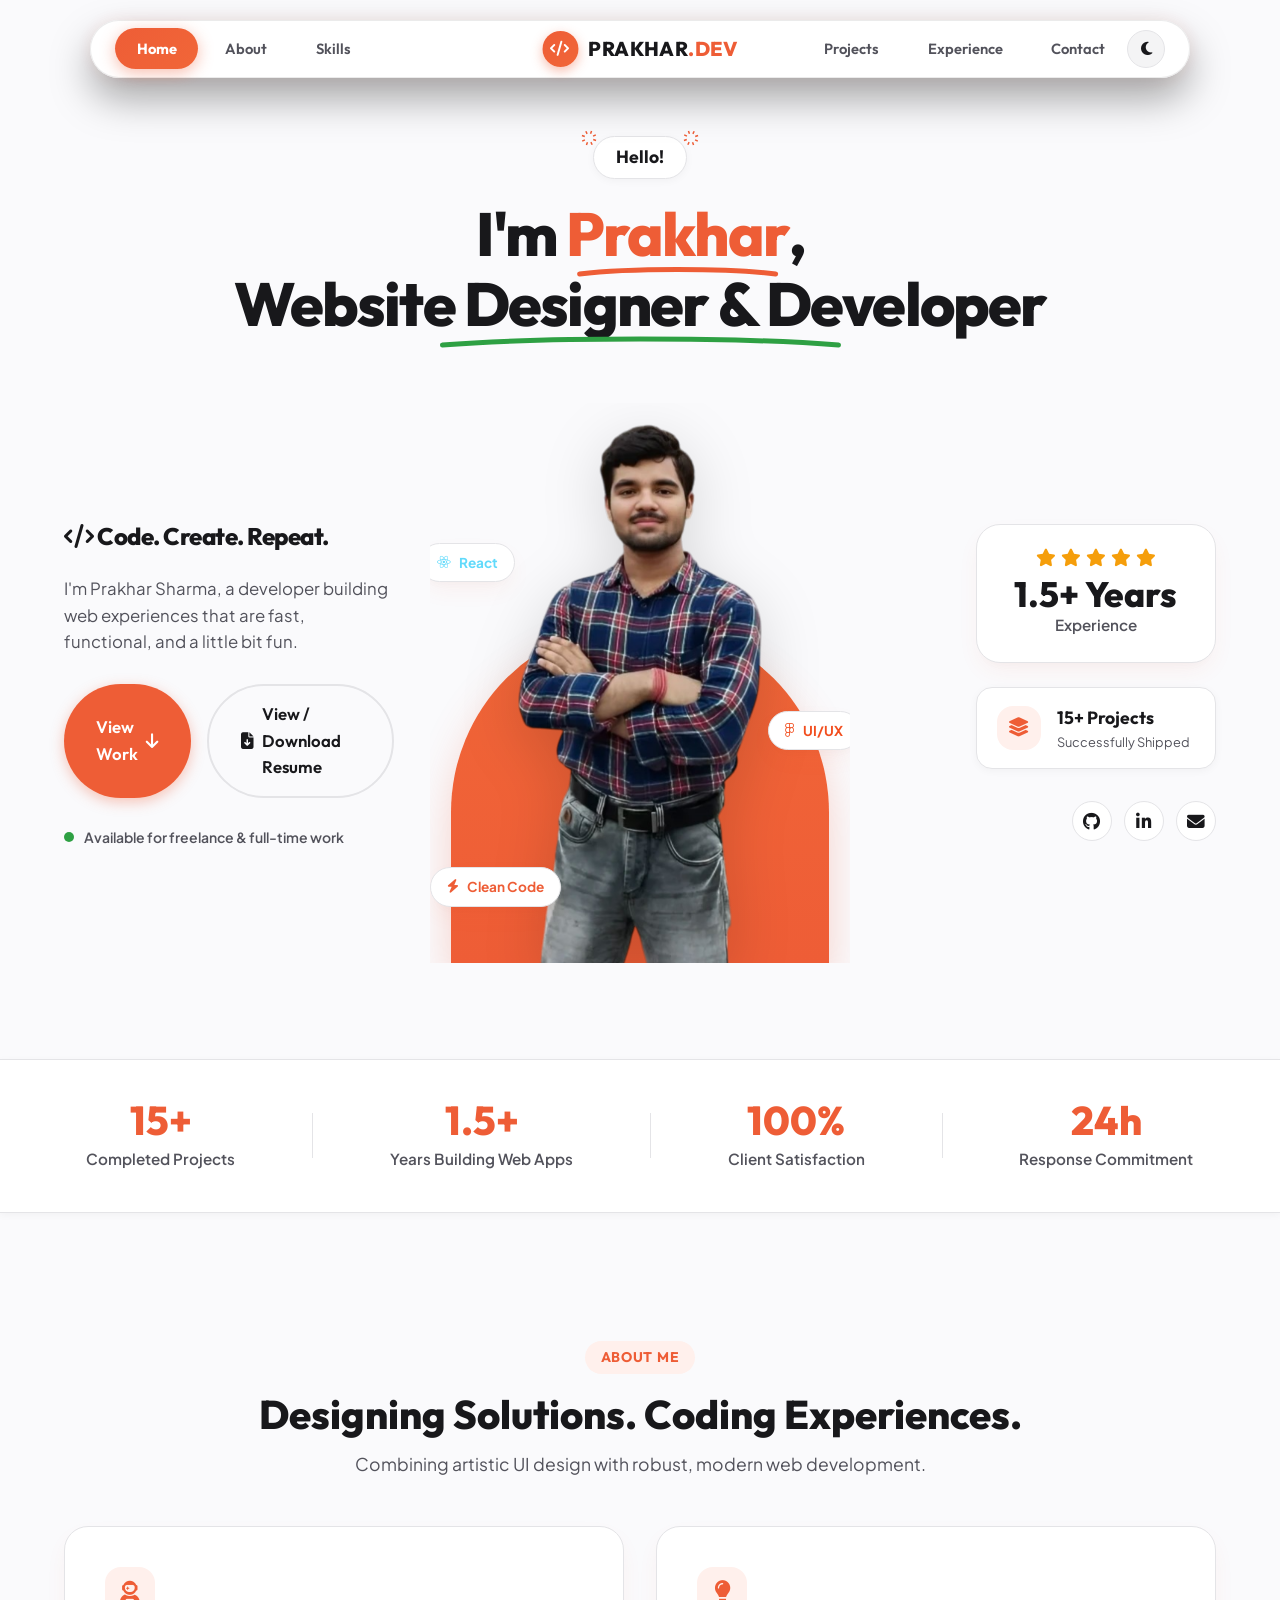
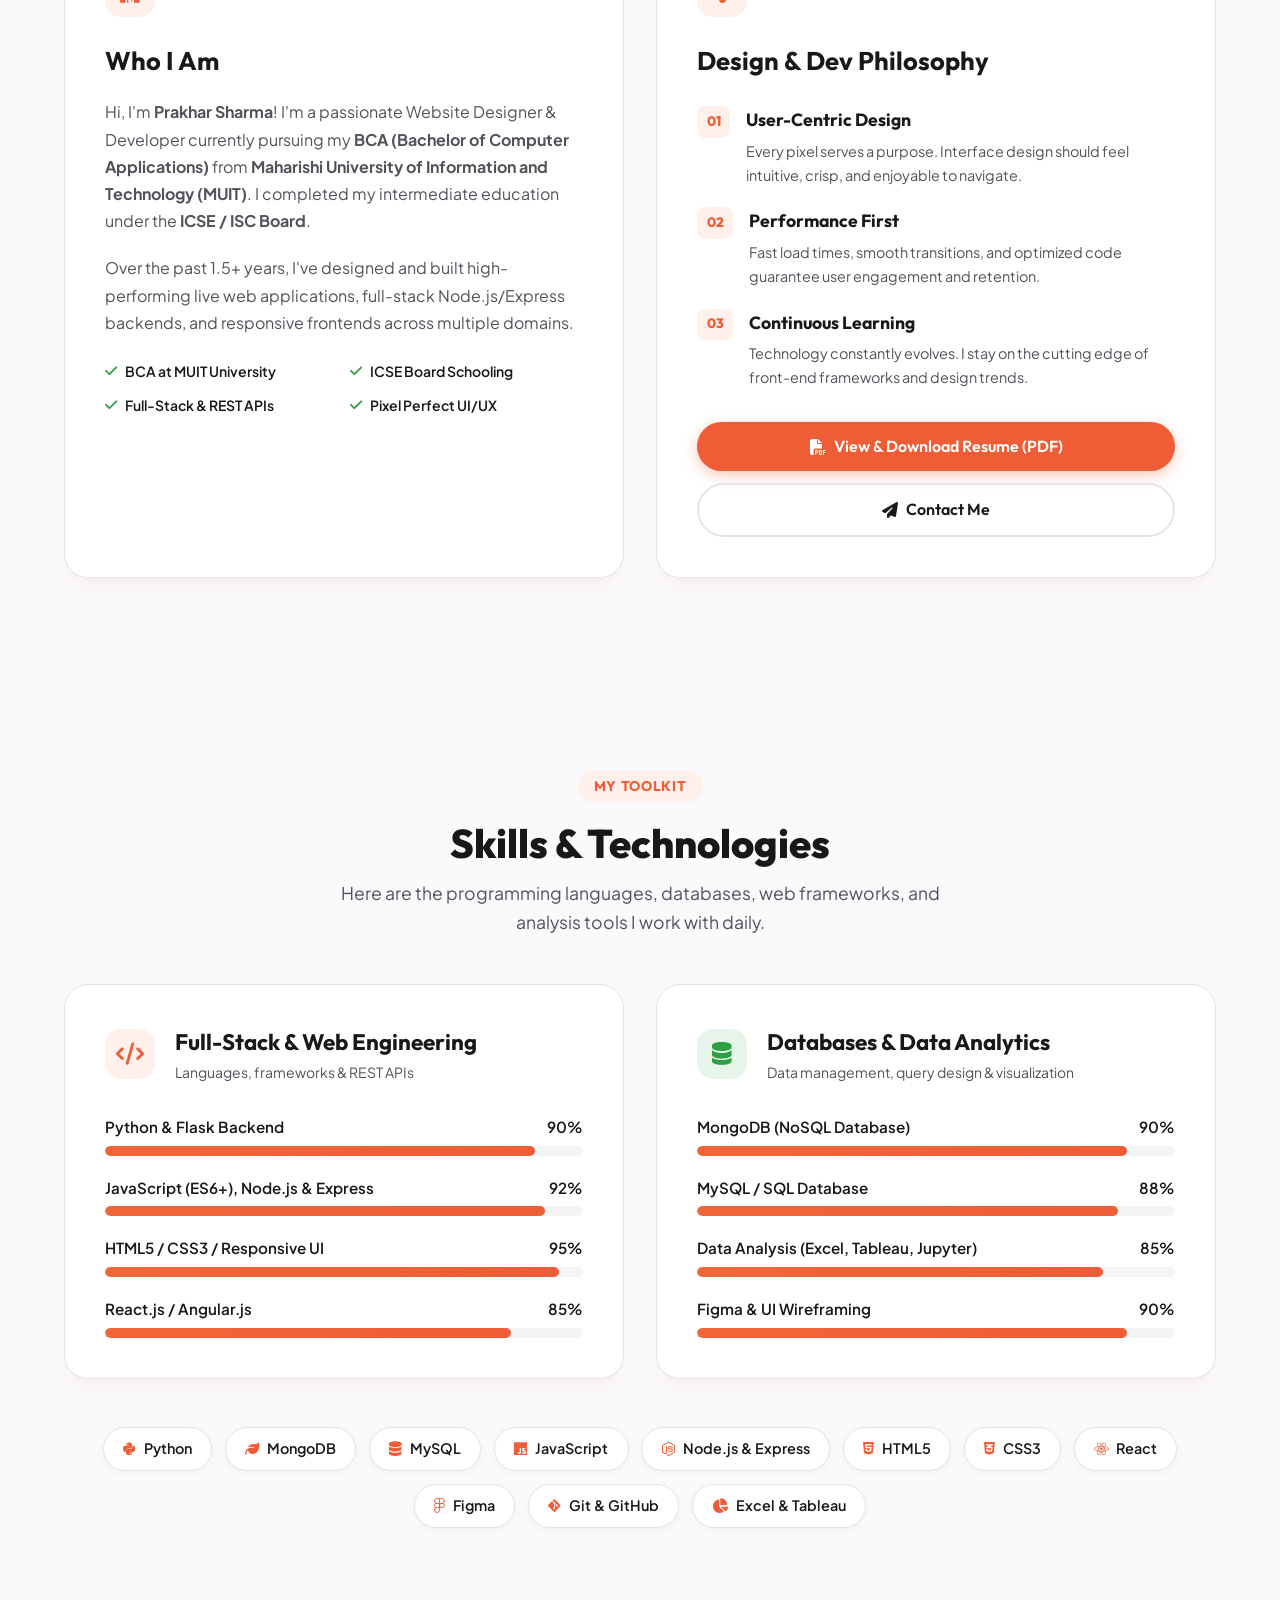
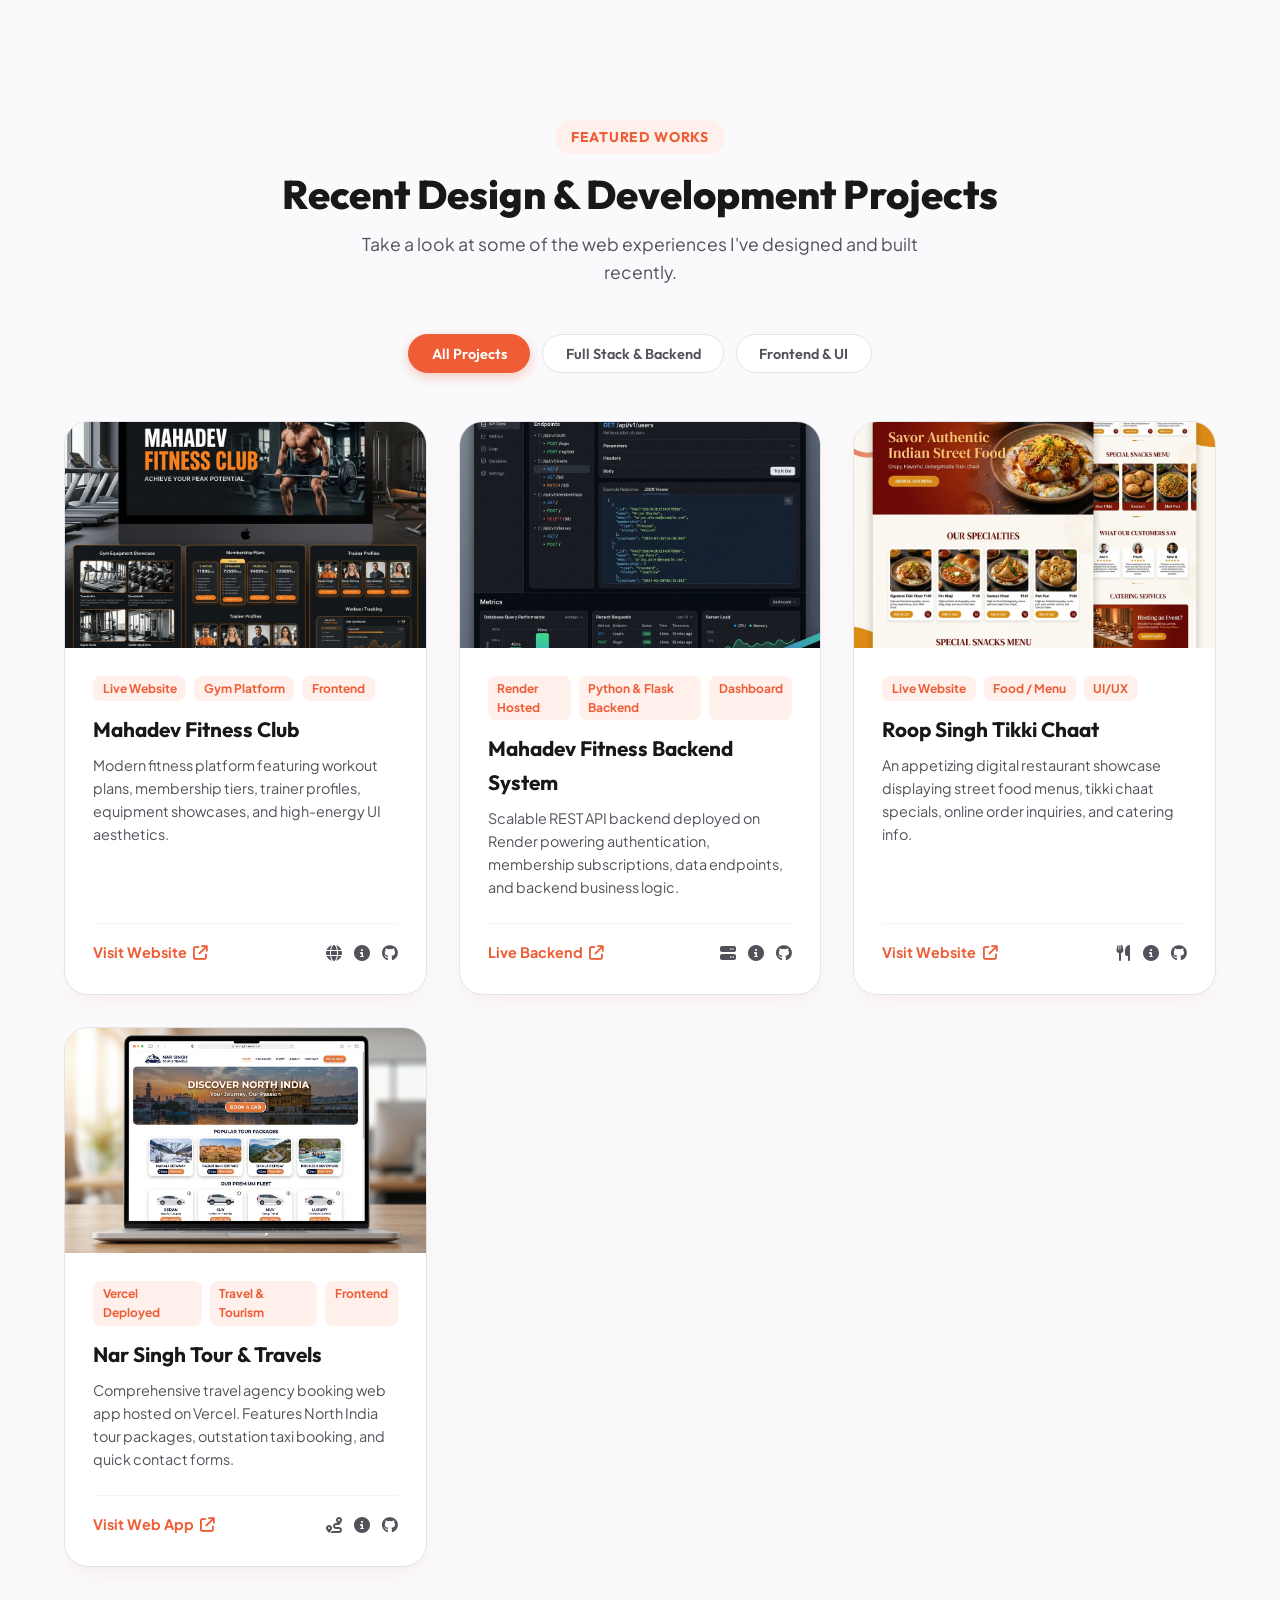
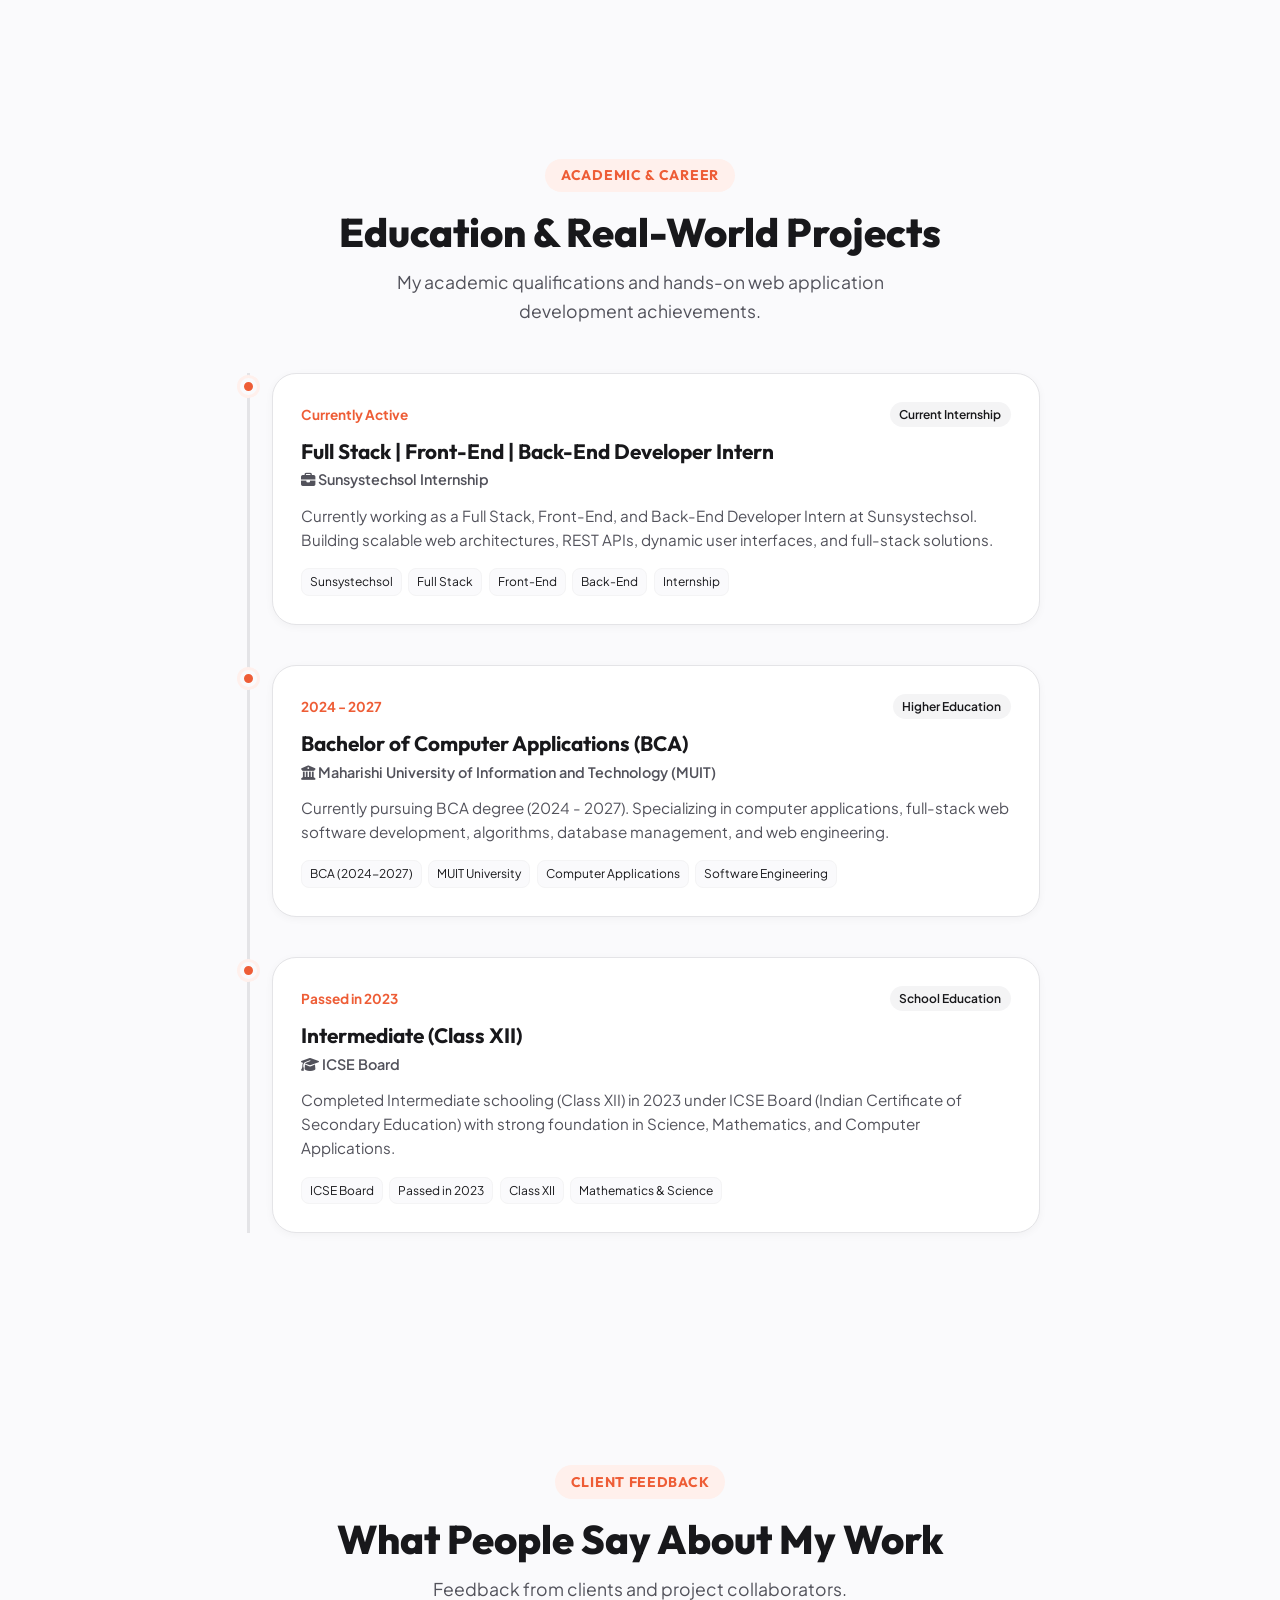
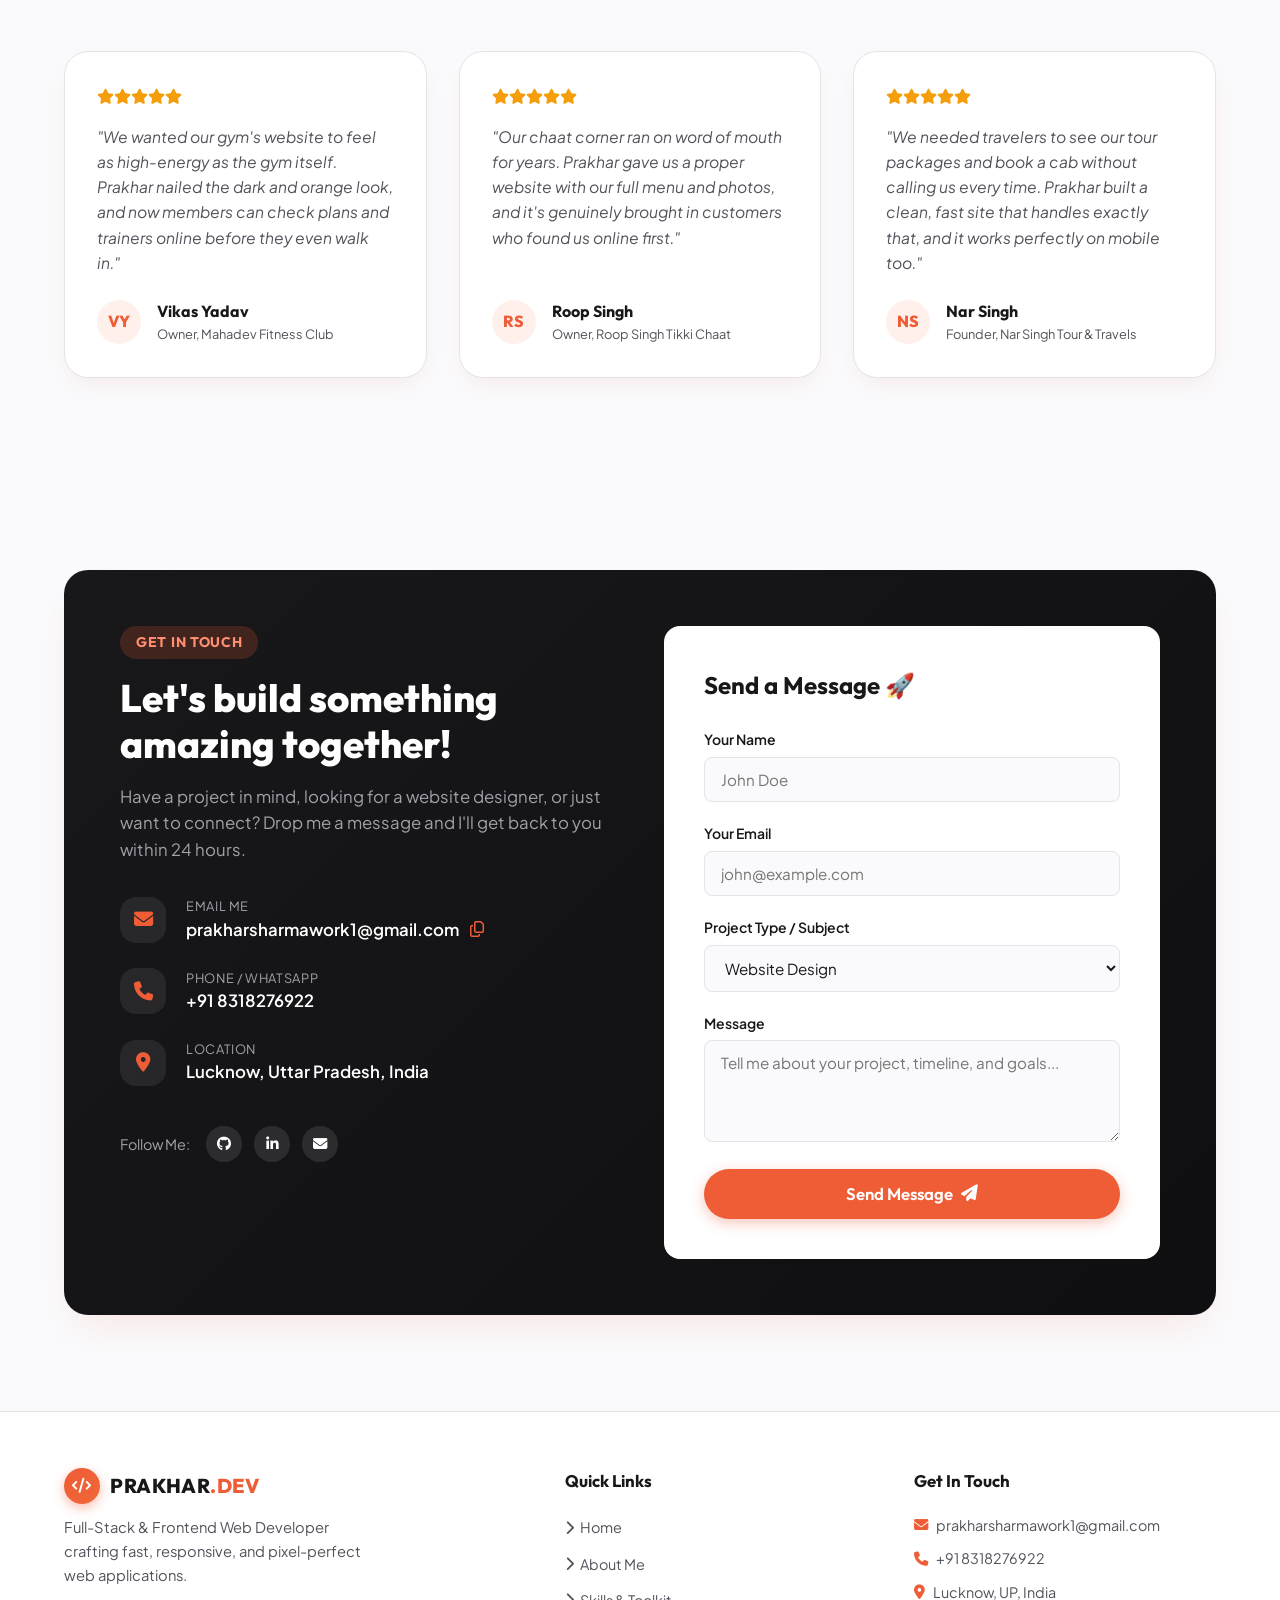
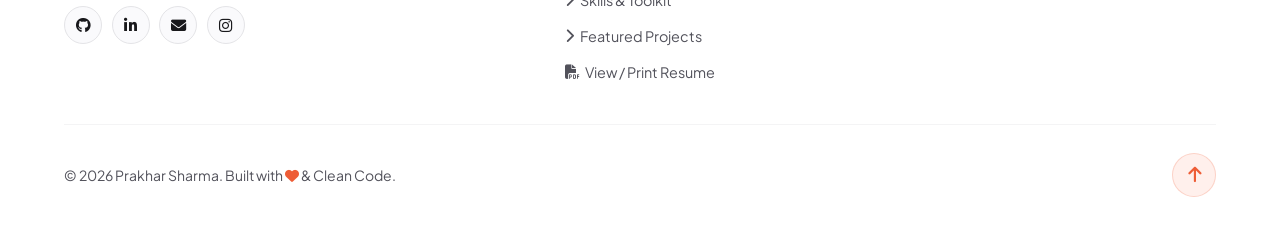
<file: index (4).html>
<!DOCTYPE html>
<html lang="en" data-theme="light">
<head>
    <meta charset="UTF-8">
    <meta name="viewport" content="width=device-width, initial-scale=1.0">
    <title>Prakhar Sharma | Website Designer & Developer</title>
    <meta name="description" content="Portfolio of Prakhar Sharma - A creative Website Designer and Developer building fast, functional, and beautiful web experiences.">
    <!-- Google Fonts -->
    <link rel="preconnect" href="https://fonts.googleapis.com">
    <link rel="preconnect" href="https://fonts.gstatic.com" crossorigin>
    <link href="https://fonts.googleapis.com/css2?family=Outfit:wght@400;500;600;700;800&family=Plus+Jakarta+Sans:wght@400;500;600;700&display=swap" rel="stylesheet">
    <!-- FontAwesome Icons -->
    <link rel="stylesheet" href="https://cdnjs.cloudflare.com/ajax/libs/font-awesome/6.4.0/css/all.min.css">
    <link rel="stylesheet" href="style.css">
</head>
<body>

    <!-- Curved Floating Header Navigation -->
    <header class="navbar" id="navbar">
        <div class="nav-container">
            
            <!-- Brand Logo -->
            <a href="#hero" class="logo">
                <span class="logo-icon-badge"><i class="fa-solid fa-code"></i></span>
                <span class="logo-text">PRAKHAR<span class="logo-dot">.DEV</span></span>
            </a>

            <!-- Navigation Links Wrapper (Desktop Centered Split, Mobile Drawer Dropdown) -->
            <nav class="nav-menu" id="nav-menu">
                <div class="nav-group nav-left">
                    <a href="#hero" class="nav-link active"><i class="fa-solid fa-house nav-icon"></i> <span>Home</span></a>
                    <a href="#about" class="nav-link"><i class="fa-solid fa-user nav-icon"></i> <span>About</span></a>
                    <a href="#skills" class="nav-link"><i class="fa-solid fa-laptop-code nav-icon"></i> <span>Skills</span></a>
                </div>

                <div class="nav-group nav-right">
                    <a href="#projects" class="nav-link"><i class="fa-solid fa-briefcase nav-icon"></i> <span>Projects</span></a>
                    <a href="#experience" class="nav-link"><i class="fa-solid fa-graduation-cap nav-icon"></i> <span>Experience</span></a>
                    <a href="#contact" class="nav-link"><i class="fa-solid fa-paper-plane nav-icon"></i> <span>Contact</span></a>
                </div>
            </nav>

            <!-- Action Buttons (Theme Toggle & Mobile Hamburger) -->
            <div class="nav-actions">
                <button class="theme-toggle" id="theme-toggle" aria-label="Toggle Theme">
                    <i class="fa-solid fa-moon"></i>
                </button>
                <button class="mobile-toggle" id="mobile-toggle" aria-label="Toggle Menu">
                    <i class="fa-solid fa-bars"></i>
                </button>
            </div>
        </div>
    </header>

    <!-- Hero Section -->
    <section class="hero" id="hero">
        <div class="container hero-container">
            <!-- Top Hello Pill -->
            <div class="hero-top-badge">
                <div class="speech-bubble">
                    <span>Hello!</span>
                    <svg class="doodle-spark spark-left" viewBox="0 0 24 24" fill="none" stroke="currentColor" stroke-width="2">
                        <path d="M12 2v4M12 18v4M2 12h4M18 12h4M4.93 4.93l2.83 2.83M16.24 16.24l2.83 2.83M4.93 19.07l2.83-2.83M16.24 7.76l2.83-2.83"/>
                    </svg>
                    <svg class="doodle-spark spark-right" viewBox="0 0 24 24" fill="none" stroke="currentColor" stroke-width="2">
                        <path d="M12 2v4M12 18v4M2 12h4M18 12h4M4.93 4.93l2.83 2.83M16.24 16.24l2.83 2.83M4.93 19.07l2.83-2.83M16.24 7.76l2.83-2.83"/>
                    </svg>
                </div>
            </div>

            <!-- Main Heading with Custom Accent Underlines -->
            <div class="hero-header">
                <h1 class="hero-title">
                    I'm <span class="name-highlight">Prakhar<svg class="underline-orange" viewBox="0 0 200 12" fill="none"><path d="M2 9C50 3 150 3 198 9" stroke="#EE5D36" stroke-width="5" stroke-linecap="round"/></svg></span>,
                    <br>
                    <span class="role-highlight">Website Designer & Developer<svg class="underline-green" viewBox="0 0 400 14" fill="none"><path d="M2 10C100 2 300 2 398 10" stroke="#2EA043" stroke-width="5" stroke-linecap="round"/></svg></span>
                </h1>
            </div>

            <!-- Grid Layout: Left Content, Center Image Arch, Right Badges -->
            <div class="hero-grid">
                
                <!-- Left Sub-Block -->
                <div class="hero-left">
                    <div class="motto-badge">
                        <i class="fa-solid fa-code"></i> Code. Create. Repeat.
                    </div>
                    <p class="hero-description">
                        I'm Prakhar Sharma, a developer building web experiences that are fast, functional, and a little bit fun.
                    </p>
                    <div class="hero-cta-group">
                        <a href="#projects" class="btn btn-primary btn-lg">
                            View Work <i class="fa-solid fa-arrow-down"></i>
                        </a>
                        <a href="resume.html" target="_blank" class="btn btn-outline btn-lg">
                            <i class="fa-solid fa-file-arrow-down"></i> View / Download Resume
                        </a>
                    </div>

                    <div class="hero-status">
                        <span class="status-dot pulse"></span>
                        <span class="status-text">Available for freelance & full-time work</span>
                    </div>
                </div>

                <!-- Center Photo Arch Container -->
                <div class="hero-center">
                    <div class="photo-arch-wrapper">
                        <!-- Orange Arch Background -->
                        <div class="orange-arch"></div>
                        <!-- Hero Photo -->
                        <div class="photo-container">
                            <img src="prakhar-hero.png" alt="Prakhar Sharma - Website Designer & Developer" class="hero-photo">
                        </div>
                        
                        <!-- Floating Tech Tags -->
                        <div class="floating-badge badge-react">
                            <i class="fa-brands fa-react"></i> React
                        </div>
                        <div class="floating-badge badge-figma">
                            <i class="fa-brands fa-figma"></i> UI/UX
                        </div>
                        <div class="floating-badge badge-code">
                            <i class="fa-solid fa-bolt"></i> Clean Code
                        </div>
                    </div>
                </div>

                <!-- Right Sub-Block: Ratings & Experience -->
                <div class="hero-right">
                    <div class="experience-card">
                        <div class="stars-container">
                            <i class="fa-solid fa-star"></i>
                            <i class="fa-solid fa-star"></i>
                            <i class="fa-solid fa-star"></i>
                            <i class="fa-solid fa-star"></i>
                            <i class="fa-solid fa-star"></i>
                        </div>
                        <div class="exp-number">1.5+ Years</div>
                        <div class="exp-label">Experience</div>
                    </div>

                    <div class="mini-stat-card">
                        <div class="stat-icon"><i class="fa-solid fa-layer-group"></i></div>
                        <div class="stat-info">
                            <h4>15+ Projects</h4>
                            <p>Successfully Shipped</p>
                        </div>
                    </div>

                    <div class="social-quick-links">
                        <a href="https://github.com/prakharsharma123" target="_blank" aria-label="GitHub"><i class="fa-brands fa-github"></i></a>
                        <a href="https://linkedin.com/in/prakhar-sharma-06april" target="_blank" aria-label="LinkedIn"><i class="fa-brands fa-linkedin-in"></i></a>
                        <a href="mailto:prakharsharmawork1@gmail.com" aria-label="Email"><i class="fa-solid fa-envelope"></i></a>
                    </div>
                </div>

            </div>
        </div>
    </section>

    <!-- Key Metrics Banner -->
    <section class="metrics-banner">
        <div class="container metrics-grid">
            <div class="metric-item">
                <span class="metric-num" data-target="15">15+</span>
                <span class="metric-text">Completed Projects</span>
            </div>
            <div class="metric-divider"></div>
            <div class="metric-item">
                <span class="metric-num" data-target="1.5">1.5+</span>
                <span class="metric-text">Years Building Web Apps</span>
            </div>
            <div class="metric-divider"></div>
            <div class="metric-item">
                <span class="metric-num">100%</span>
                <span class="metric-text">Client Satisfaction</span>
            </div>
            <div class="metric-divider"></div>
            <div class="metric-item">
                <span class="metric-num">24h</span>
                <span class="metric-text">Response Commitment</span>
            </div>
        </div>
    </section>

    <!-- About Section -->
    <section class="section about-section" id="about">
        <div class="container">
            <div class="section-title-wrapper text-center">
                <span class="section-tag">About Me</span>
                <h2 class="section-title">Designing Solutions. Coding Experiences.</h2>
                <p class="section-subtitle">Combining artistic UI design with robust, modern web development.</p>
            </div>

            <div class="about-grid">
                <div class="about-card story-card">
                    <div class="card-icon"><i class="fa-solid fa-user-astronaut"></i></div>
                    <h3>Who I Am</h3>
                    <p>
                        Hi, I'm <strong>Prakhar Sharma</strong>! I'm a passionate Website Designer & Developer currently pursuing my <strong>BCA (Bachelor of Computer Applications)</strong> from <strong>Maharishi University of Information and Technology (MUIT)</strong>. I completed my intermediate education under the <strong>ICSE / ISC Board</strong>.
                    </p>
                    <p>
                        Over the past 1.5+ years, I've designed and built high-performing live web applications, full-stack Node.js/Express backends, and responsive frontends across multiple domains.
                    </p>
                    
                    <div class="about-highlights">
                        <div class="highlight-chip"><i class="fa-solid fa-check"></i> BCA at MUIT University</div>
                        <div class="highlight-chip"><i class="fa-solid fa-check"></i> ICSE Board Schooling</div>
                        <div class="highlight-chip"><i class="fa-solid fa-check"></i> Full-Stack & REST APIs</div>
                        <div class="highlight-chip"><i class="fa-solid fa-check"></i> Pixel Perfect UI/UX</div>
                    </div>
                </div>

                <div class="about-card philosophy-card">
                    <div class="card-icon"><i class="fa-solid fa-lightbulb"></i></div>
                    <h3>Design & Dev Philosophy</h3>
                    <div class="philosophy-list">
                        <div class="philosophy-item">
                            <span class="num-badge">01</span>
                            <div>
                                <h4>User-Centric Design</h4>
                                <p>Every pixel serves a purpose. Interface design should feel intuitive, crisp, and enjoyable to navigate.</p>
                            </div>
                        </div>
                        <div class="philosophy-item">
                            <span class="num-badge">02</span>
                            <div>
                                <h4>Performance First</h4>
                                <p>Fast load times, smooth transitions, and optimized code guarantee user engagement and retention.</p>
                            </div>
                        </div>
                        <div class="philosophy-item">
                            <span class="num-badge">03</span>
                            <div>
                                <h4>Continuous Learning</h4>
                                <p>Technology constantly evolves. I stay on the cutting edge of front-end frameworks and design trends.</p>
                            </div>
                        </div>
                    </div>

                    <div class="resume-cta" style="display: flex; flex-direction: column; gap: 0.75rem;">
                        <a href="resume.html" target="_blank" class="btn btn-primary w-100"><i class="fa-solid fa-file-pdf"></i> View & Download Resume (PDF)</a>
                        <a href="#contact" class="btn btn-outline w-100"><i class="fa-solid fa-paper-plane"></i> Contact Me</a>
                    </div>
                </div>
            </div>
        </div>
    </section>

    <!-- Skills & Expertise -->
    <section class="section skills-section" id="skills">
        <div class="container">
            <div class="section-title-wrapper text-center">
                <span class="section-tag">My Toolkit</span>
                <h2 class="section-title">Skills & Technologies</h2>
                <p class="section-subtitle">Here are the programming languages, databases, web frameworks, and analysis tools I work with daily.</p>
            </div>

            <div class="skills-grid">
                <!-- Web & Full Stack Development Skills -->
                <div class="skill-category-card">
                    <div class="category-header">
                        <div class="category-icon dev-icon"><i class="fa-solid fa-code"></i></div>
                        <div>
                            <h3>Full-Stack & Web Engineering</h3>
                            <p>Languages, frameworks & REST APIs</p>
                        </div>
                    </div>
                    <div class="skill-bars">
                        <div class="skill-bar-item">
                            <div class="skill-info">
                                <span>Python & Flask Backend</span>
                                <span>90%</span>
                            </div>
                            <div class="progress-track"><div class="progress-fill" style="width: 90%;"></div></div>
                        </div>
                        <div class="skill-bar-item">
                            <div class="skill-info">
                                <span>JavaScript (ES6+), Node.js & Express</span>
                                <span>92%</span>
                            </div>
                            <div class="progress-track"><div class="progress-fill" style="width: 92%;"></div></div>
                        </div>
                        <div class="skill-bar-item">
                            <div class="skill-info">
                                <span>HTML5 / CSS3 / Responsive UI</span>
                                <span>95%</span>
                            </div>
                            <div class="progress-track"><div class="progress-fill" style="width: 95%;"></div></div>
                        </div>
                        <div class="skill-bar-item">
                            <div class="skill-info">
                                <span>React.js / Angular.js</span>
                                <span>85%</span>
                            </div>
                            <div class="progress-track"><div class="progress-fill" style="width: 85%;"></div></div>
                        </div>
                    </div>
                </div>

                <!-- Database & Data Analytics -->
                <div class="skill-category-card">
                    <div class="category-header">
                        <div class="category-icon design-icon"><i class="fa-solid fa-database"></i></div>
                        <div>
                            <h3>Databases & Data Analytics</h3>
                            <p>Data management, query design & visualization</p>
                        </div>
                    </div>
                    <div class="skill-bars">
                        <div class="skill-bar-item">
                            <div class="skill-info">
                                <span>MongoDB (NoSQL Database)</span>
                                <span>90%</span>
                            </div>
                            <div class="progress-track"><div class="progress-fill" style="width: 90%;"></div></div>
                        </div>
                        <div class="skill-bar-item">
                            <div class="skill-info">
                                <span>MySQL / SQL Database</span>
                                <span>88%</span>
                            </div>
                            <div class="progress-track"><div class="progress-fill" style="width: 88%;"></div></div>
                        </div>
                        <div class="skill-bar-item">
                            <div class="skill-info">
                                <span>Data Analysis (Excel, Tableau, Jupyter)</span>
                                <span>85%</span>
                            </div>
                            <div class="progress-track"><div class="progress-fill" style="width: 85%;"></div></div>
                        </div>
                        <div class="skill-bar-item">
                            <div class="skill-info">
                                <span>Figma & UI Wireframing</span>
                                <span>90%</span>
                            </div>
                            <div class="progress-track"><div class="progress-fill" style="width: 90%;"></div></div>
                        </div>
                    </div>
                </div>
            </div>

            <!-- Tech Stack Pills -->
            <div class="tech-stack-container">
                <span class="stack-badge"><i class="fa-brands fa-python"></i> Python</span>
                <span class="stack-badge"><i class="fa-solid fa-leaf"></i> MongoDB</span>
                <span class="stack-badge"><i class="fa-solid fa-database"></i> MySQL</span>
                <span class="stack-badge"><i class="fa-brands fa-js"></i> JavaScript</span>
                <span class="stack-badge"><i class="fa-brands fa-node-js"></i> Node.js & Express</span>
                <span class="stack-badge"><i class="fa-brands fa-html5"></i> HTML5</span>
                <span class="stack-badge"><i class="fa-brands fa-css3-alt"></i> CSS3</span>
                <span class="stack-badge"><i class="fa-brands fa-react"></i> React</span>
                <span class="stack-badge"><i class="fa-brands fa-figma"></i> Figma</span>
                <span class="stack-badge"><i class="fa-brands fa-git-alt"></i> Git & GitHub</span>
                <span class="stack-badge"><i class="fa-solid fa-chart-pie"></i> Excel & Tableau</span>
            </div>
        </div>
    </section>

    <!-- Projects Portfolio Section -->
    <section class="section projects-section" id="projects">
        <div class="container">
            <div class="section-title-wrapper text-center">
                <span class="section-tag">Featured Works</span>
                <h2 class="section-title">Recent Design & Development Projects</h2>
                <p class="section-subtitle">Take a look at some of the web experiences I've designed and built recently.</p>
            </div>

            <!-- Category Filters -->
            <div class="portfolio-filter-buttons">
                <button class="filter-btn active" data-filter="all">All Projects</button>
                <button class="filter-btn" data-filter="fullstack">Full Stack & Backend</button>
                <button class="filter-btn" data-filter="frontend">Frontend & UI</button>
            </div>

            <!-- Projects Grid -->
            <div class="projects-grid">
                
                <!-- Project Card 1: Mahadev Fitness Club -->
                <div class="project-card" data-category="fullstack frontend">
                    <div class="project-img-wrapper">
                        <img src="mahadev-fitness.png" alt="Mahadev Fitness Club Website">
                        <div class="project-overlay">
                            <button class="btn btn-light btn-sm open-modal" data-project="1">Quick Details</button>
                        </div>
                    </div>
                    <div class="project-content">
                        <div class="project-tags">
                            <span class="tag">Live Website</span>
                            <span class="tag">Gym Platform</span>
                            <span class="tag">Frontend</span>
                        </div>
                        <h3 class="project-title">Mahadev Fitness Club</h3>
                        <p class="project-desc">Modern fitness platform featuring workout plans, membership tiers, trainer profiles, equipment showcases, and high-energy UI aesthetics.</p>
                        <div class="project-footer">
                            <a href="https://www.mahadevfitnessclub.in/" target="_blank" class="project-link">Visit Website <i class="fa-solid fa-arrow-up-right-from-square"></i></a>
                            <div class="project-socials">
                                <a href="https://www.mahadevfitnessclub.in/" target="_blank" title="Live Site"><i class="fa-solid fa-globe"></i></a>
                                <a href="#" class="open-modal" data-project="1" title="Project Details"><i class="fa-solid fa-circle-info"></i></a>
                                <a href="https://github.com/prakharsharma123/MahadevFitnessClub" target="_blank" aria-label="GitHub"><i class="fa-brands fa-github"></i></a>
                            </div>
                        </div>
                    </div>
                </div>

                <!-- Project Card 2: Mahadev Fitness Backend API -->
                <div class="project-card" data-category="fullstack backend">
                    <div class="project-img-wrapper">
                        <img src="mahadev-backend.png" alt="Mahadev Fitness Club Backend API">
                        <div class="project-overlay">
                            <button class="btn btn-light btn-sm open-modal" data-project="2">Quick Details</button>
                        </div>
                    </div>
                    <div class="project-content">
                        <div class="project-tags">
                            <span class="tag">Render Hosted</span>
                            <span class="tag">Python & Flask Backend</span>
                            <span class="tag">Dashboard</span>
                        </div>
                        <h3 class="project-title">Mahadev Fitness Backend System</h3>
                        <p class="project-desc">Scalable REST API backend deployed on Render powering authentication, membership subscriptions, data endpoints, and backend business logic.</p>
                        <div class="project-footer">
                            <a href="https://mahadevfitnessclub-backend.onrender.com/" target="_blank" class="project-link">Live Backend <i class="fa-solid fa-arrow-up-right-from-square"></i></a>
                            <div class="project-socials">
                                <a href="https://mahadevfitnessclub-backend.onrender.com/" target="_blank" title="Render API"><i class="fa-solid fa-server"></i></a>
                                <a href="#" class="open-modal" data-project="2" title="Project Details"><i class="fa-solid fa-circle-info"></i></a>
                                <a href="https://github.com/prakharsharma123/mahadevfitnessclub-backend-" target="_blank" aria-label="GitHub"><i class="fa-brands fa-github"></i></a>
                            </div>
                        </div>
                    </div>
                </div>

                <!-- Project Card 3: Roop Singh Tikki Chaat -->
                <div class="project-card" data-category="frontend">
                    <div class="project-img-wrapper">
                        <img src="roop-singh-tikki.png" alt="Roop Singh Tikki Chaat Website">
                        <div class="project-overlay">
                            <button class="btn btn-light btn-sm open-modal" data-project="3">Quick Details</button>
                        </div>
                    </div>
                    <div class="project-content">
                        <div class="project-tags">
                            <span class="tag">Live Website</span>
                            <span class="tag">Food / Menu</span>
                            <span class="tag">UI/UX</span>
                        </div>
                        <h3 class="project-title">Roop Singh Tikki Chaat</h3>
                        <p class="project-desc">An appetizing digital restaurant showcase displaying street food menus, tikki chaat specials, online order inquiries, and catering info.</p>
                        <div class="project-footer">
                            <a href="https://www.roopsinghtikkichaat.in/" target="_blank" class="project-link">Visit Website <i class="fa-solid fa-arrow-up-right-from-square"></i></a>
                            <div class="project-socials">
                                <a href="https://www.roopsinghtikkichaat.in/" target="_blank" title="Live Site"><i class="fa-solid fa-utensils"></i></a>
                                <a href="#" class="open-modal" data-project="3" title="Project Details"><i class="fa-solid fa-circle-info"></i></a>
                                <a href="https://github.com/prakharsharma123/roopsinghtikkichaat" target="_blank" aria-label="GitHub"><i class="fa-brands fa-github"></i></a>
                            </div>
                        </div>
                    </div>
                </div>

                <!-- Project Card 4: Nar Singh Tour & Travels -->
                <div class="project-card" data-category="frontend">
                    <div class="project-img-wrapper">
                        <img src="nar-singh-travels.png" alt="Nar Singh Tour & Travels Platform">
                        <div class="project-overlay">
                            <button class="btn btn-light btn-sm open-modal" data-project="4">Quick Details</button>
                        </div>
                    </div>
                    <div class="project-content">
                        <div class="project-tags">
                            <span class="tag">Vercel Deployed</span>
                            <span class="tag">Travel & Tourism</span>
                            <span class="tag">Frontend</span>
                        </div>
                        <h3 class="project-title">Nar Singh Tour & Travels</h3>
                        <p class="project-desc">Comprehensive travel agency booking web app hosted on Vercel. Features North India tour packages, outstation taxi booking, and quick contact forms.</p>
                        <div class="project-footer">
                            <a href="https://nar-singh-tour-trevels.vercel.app/" target="_blank" class="project-link">Visit Web App <i class="fa-solid fa-arrow-up-right-from-square"></i></a>
                            <div class="project-socials">
                                <a href="https://nar-singh-tour-trevels.vercel.app/" target="_blank" title="Vercel App"><i class="fa-solid fa-route"></i></a>
                                <a href="#" class="open-modal" data-project="4" title="Project Details"><i class="fa-solid fa-circle-info"></i></a>
                                <a href="https://github.com/prakharsharma123/NarSinghTour-Trevels" target="_blank" aria-label="GitHub"><i class="fa-brands fa-github"></i></a>
                            </div>
                        </div>
                    </div>
                </div>

            </div>
        </div>
    </section>

    <!-- Education & Experience Section -->
    <section class="section experience-section" id="experience">
        <div class="container">
            <div class="section-title-wrapper text-center">
                <span class="section-tag">Academic & Career</span>
                <h2 class="section-title">Education & Real-World Projects</h2>
                <p class="section-subtitle">My academic qualifications and hands-on web application development achievements.</p>
            </div>

            <div class="timeline-wrapper">
                
                <!-- Item 1 (Top): Currently doing Internship at Sunsystechsol -->
                <div class="timeline-item">
                    <div class="timeline-dot"></div>
                    <div class="timeline-content">
                        <div class="timeline-header">
                            <span class="timeline-date">Currently Active</span>
                            <span class="badge-role">Current Internship</span>
                        </div>
                        <h3>Full Stack | Front-End | Back-End Developer Intern</h3>
                        <p class="company-name"><i class="fa-solid fa-briefcase"></i> Sunsystechsol Internship</p>
                        <p class="timeline-desc">
                            Currently working as a Full Stack, Front-End, and Back-End Developer Intern at Sunsystechsol. Building scalable web architectures, REST APIs, dynamic user interfaces, and full-stack solutions.
                        </p>
                        <div class="timeline-tags">
                            <span>Sunsystechsol</span>
                            <span>Full Stack</span>
                            <span>Front-End</span>
                            <span>Back-End</span>
                            <span>Internship</span>
                        </div>
                    </div>
                </div>

                <!-- Item 2 (Middle): BCA Currently Doing (2024 - 2027) -->
                <div class="timeline-item">
                    <div class="timeline-dot"></div>
                    <div class="timeline-content">
                        <div class="timeline-header">
                            <span class="timeline-date">2024 - 2027</span>
                            <span class="badge-role">Higher Education</span>
                        </div>
                        <h3>Bachelor of Computer Applications (BCA)</h3>
                        <p class="company-name"><i class="fa-solid fa-building-columns"></i> Maharishi University of Information and Technology (MUIT)</p>
                        <p class="timeline-desc">
                            Currently pursuing BCA degree (2024 - 2027). Specializing in computer applications, full-stack web software development, algorithms, database management, and web engineering.
                        </p>
                        <div class="timeline-tags">
                            <span>BCA (2024-2027)</span>
                            <span>MUIT University</span>
                            <span>Computer Applications</span>
                            <span>Software Engineering</span>
                        </div>
                    </div>
                </div>

                <!-- Item 3 (Bottom): Intermediate 12th Pass in 2023 ICSE -->
                <div class="timeline-item">
                    <div class="timeline-dot"></div>
                    <div class="timeline-content">
                        <div class="timeline-header">
                            <span class="timeline-date">Passed in 2023</span>
                            <span class="badge-role">School Education</span>
                        </div>
                        <h3>Intermediate (Class XII)</h3>
                        <p class="company-name"><i class="fa-solid fa-graduation-cap"></i> ICSE Board</p>
                        <p class="timeline-desc">
                            Completed Intermediate schooling (Class XII) in 2023 under ICSE Board (Indian Certificate of Secondary Education) with strong foundation in Science, Mathematics, and Computer Applications.
                        </p>
                        <div class="timeline-tags">
                            <span>ICSE Board</span>
                            <span>Passed in 2023</span>
                            <span>Class XII</span>
                            <span>Mathematics & Science</span>
                        </div>
                    </div>
                </div>

            </div>
        </div>
    </section>

    <!-- Testimonials / Praise Section -->
    <section class="section testimonials-section">
        <div class="container">
            <div class="section-title-wrapper text-center">
                <span class="section-tag">Client Feedback</span>
                <h2 class="section-title">What People Say About My Work</h2>
                <p class="section-subtitle">Feedback from clients and project collaborators.</p>
            </div>

            <div class="testimonials-grid">
                <div class="testimonial-card">
                    <div class="rating">
                        <i class="fa-solid fa-star"></i><i class="fa-solid fa-star"></i><i class="fa-solid fa-star"></i><i class="fa-solid fa-star"></i><i class="fa-solid fa-star"></i>
                    </div>
                    <p class="quote">
                        "We wanted our gym's website to feel as high-energy as the gym itself. Prakhar nailed the dark and orange look, and now members can check plans and trainers online before they even walk in."
                    </p>
                    <div class="client-info">
                        <div class="client-avatar">VY</div>
                        <div>
                            <h4>Vikas Yadav</h4>
                            <p>Owner, Mahadev Fitness Club</p>
                        </div>
                    </div>
                </div>

                <div class="testimonial-card">
                    <div class="rating">
                        <i class="fa-solid fa-star"></i><i class="fa-solid fa-star"></i><i class="fa-solid fa-star"></i><i class="fa-solid fa-star"></i><i class="fa-solid fa-star"></i>
                    </div>
                    <p class="quote">
                        "Our chaat corner ran on word of mouth for years. Prakhar gave us a proper website with our full menu and photos, and it's genuinely brought in customers who found us online first."
                    </p>
                    <div class="client-info">
                        <div class="client-avatar">RS</div>
                        <div>
                            <h4>Roop Singh</h4>
                            <p>Owner, Roop Singh Tikki Chaat</p>
                        </div>
                    </div>
                </div>

                <div class="testimonial-card">
                    <div class="rating">
                        <i class="fa-solid fa-star"></i><i class="fa-solid fa-star"></i><i class="fa-solid fa-star"></i><i class="fa-solid fa-star"></i><i class="fa-solid fa-star"></i>
                    </div>
                    <p class="quote">
                        "We needed travelers to see our tour packages and book a cab without calling us every time. Prakhar built a clean, fast site that handles exactly that, and it works perfectly on mobile too."
                    </p>
                    <div class="client-info">
                        <div class="client-avatar">NS</div>
                        <div>
                            <h4>Nar Singh</h4>
                            <p>Founder, Nar Singh Tour & Travels</p>
                        </div>
                    </div>
                </div>
            </div>
        </div>
    </section>

    <!-- Contact Section -->
    <section class="section contact-section" id="contact">
        <div class="container">
            <div class="contact-card-container">
                <div class="contact-info-col">
                    <span class="section-tag light-tag">Get In Touch</span>
                    <h2>Let's build something amazing together!</h2>
                    <p>Have a project in mind, looking for a website designer, or just want to connect? Drop me a message and I'll get back to you within 24 hours.</p>

                    <div class="contact-details">
                        <div class="contact-detail-item">
                            <div class="detail-icon"><i class="fa-solid fa-envelope"></i></div>
                            <div>
                                <span class="detail-label">Email Me</span>
                                <div class="email-copy-wrapper">
                                    <span class="detail-val" id="email-text">prakharsharmawork1@gmail.com</span>
                                    <button class="copy-btn" id="copy-email-btn" title="Copy Email"><i class="fa-regular fa-copy"></i></button>
                                </div>
                            </div>
                        </div>

                        <div class="contact-detail-item">
                            <div class="detail-icon"><i class="fa-solid fa-phone"></i></div>
                            <div>
                                <span class="detail-label">Phone / WhatsApp</span>
                                <span class="detail-val">+91 8318276922</span>
                            </div>
                        </div>

                        <div class="contact-detail-item">
                            <div class="detail-icon"><i class="fa-solid fa-location-dot"></i></div>
                            <div>
                                <span class="detail-label">Location</span>
                                <span class="detail-val">Lucknow, Uttar Pradesh, India</span>
                            </div>
                        </div>
                    </div>

                    <div class="contact-socials">
                        <span>Follow Me:</span>
                        <div class="social-icons">
                            <a href="https://github.com/prakharsharma123" target="_blank" aria-label="GitHub"><i class="fa-brands fa-github"></i></a>
                            <a href="https://linkedin.com/in/prakhar-sharma-06april" target="_blank" aria-label="LinkedIn"><i class="fa-brands fa-linkedin-in"></i></a>
                            <a href="mailto:prakharsharmawork1@gmail.com" aria-label="Email"><i class="fa-solid fa-envelope"></i></a>
                        </div>
                    </div>
                </div>

                <div class="contact-form-col">
                    <form class="contact-form" id="contact-form" action="https://formspree.io/f/xkodvodw" method="POST">
                        <h3>Send a Message 🚀</h3>
                        
                        <div class="form-group">
                            <label for="name">Your Name</label>
                            <input type="text" id="name" name="name" required placeholder="John Doe">
                        </div>

                        <div class="form-group">
                            <label for="email">Your Email</label>
                            <input type="email" id="email" name="email" required placeholder="john@example.com">
                        </div>

                        <div class="form-group">
                            <label for="subject">Project Type / Subject</label>
                            <select id="subject" name="subject" class="form-select">
                                <option value="Website Design">Website Design</option>
                                <option value="Front-end Development">Front-end Development</option>
                                <option value="Full Website Build">Full Website Build (Design + Dev)</option>
                                <option value="Job / Freelance Inquiry">Job / Freelance Inquiry</option>
                            </select>
                        </div>

                        <div class="form-group">
                            <label for="message">Message</label>
                            <textarea id="message" name="message" rows="4" required placeholder="Tell me about your project, timeline, and goals..."></textarea>
                        </div>

                        <button type="submit" class="btn btn-primary btn-lg w-100">
                            Send Message <i class="fa-solid fa-paper-plane"></i>
                        </button>
                    </form>
                </div>
            </div>
        </div>
    </section>

    <!-- Footer -->
    <footer class="footer">
        <div class="container">
            <div class="footer-top">
                <!-- Brand Column -->
                <div class="footer-brand">
                    <a href="#hero" class="logo">
                        <span class="logo-icon-badge"><i class="fa-solid fa-code"></i></span>
                        <span class="logo-text">PRAKHAR<span class="logo-dot">.DEV</span></span>
                    </a>
                    <p class="footer-tagline">
                        Full-Stack & Frontend Web Developer crafting fast, responsive, and pixel-perfect web applications.
                    </p>
                    <div class="footer-socials">
                        <a href="https://github.com/prakharsharma123" target="_blank" aria-label="GitHub"><i class="fa-brands fa-github"></i></a>
                        <a href="https://linkedin.com/in/prakhar-sharma-06april" target="_blank" aria-label="LinkedIn"><i class="fa-brands fa-linkedin-in"></i></a>
                        <a href="mailto:prakharsharmawork1@gmail.com" aria-label="Email"><i class="fa-solid fa-envelope"></i></a>
                        <a href="https://www.instagram.com/prakh.ar16/" aria-label="Instagram"><i class="fa-brands fa-instagram"></i></a>
                    </div>
                </div>

                <!-- Navigation Column -->
                <div class="footer-col">
                    <h4>Quick Links</h4>
                    <ul class="footer-links">
                        <li><a href="#hero"><i class="fa-solid fa-chevron-right"></i> Home</a></li>
                        <li><a href="#about"><i class="fa-solid fa-chevron-right"></i> About Me</a></li>
                        <li><a href="#skills"><i class="fa-solid fa-chevron-right"></i> Skills & Toolkit</a></li>
                        <li><a href="#projects"><i class="fa-solid fa-chevron-right"></i> Featured Projects</a></li>
                        <li><a href="resume.html" target="_blank"><i class="fa-solid fa-file-pdf"></i> View / Print Resume</a></li>
                    </ul>
                </div>

                <!-- Contact Info Column -->
                <div class="footer-col">
                    <h4>Get In Touch</h4>
                    <div class="footer-contact-info">
                        <p><i class="fa-solid fa-envelope"></i> prakharsharmawork1@gmail.com</p>
                        <p><i class="fa-solid fa-phone"></i> +91 8318276922</p>
                        <p><i class="fa-solid fa-location-dot"></i> Lucknow, UP, India</p>
                    </div>
                </div>
            </div>

            <!-- Footer Bottom Bar -->
            <div class="footer-bottom">
                <div class="footer-copy">
                    <p>&copy; 2026 Prakhar Sharma. Built with <i class="fa-solid fa-heart" style="color: var(--primary-orange);"></i> & Clean Code.</p>
                </div>

                <div class="footer-back-top">
                    <a href="#hero" class="back-top-btn" aria-label="Back to Top" title="Back to Top">
                        <i class="fa-solid fa-arrow-up"></i>
                    </a>
                </div>
            </div>
        </div>
    </footer>

    <!-- Project Detail Modal -->
    <div class="modal-backdrop" id="project-modal">
        <div class="modal-card">
            <button class="modal-close" id="modal-close"><i class="fa-solid fa-xmark"></i></button>
            <div class="modal-body" id="modal-body">
                <!-- Dynamically filled by JS -->
            </div>
        </div>
    </div>

    <!-- Toast Notification -->
    <div class="toast" id="toast">
        <i class="fa-solid fa-circle-check toast-icon"></i>
        <span class="toast-msg" id="toast-msg">Message sent successfully!</span>
    </div>

    <script src="main.js"></script>
</body>
</html>
</file>
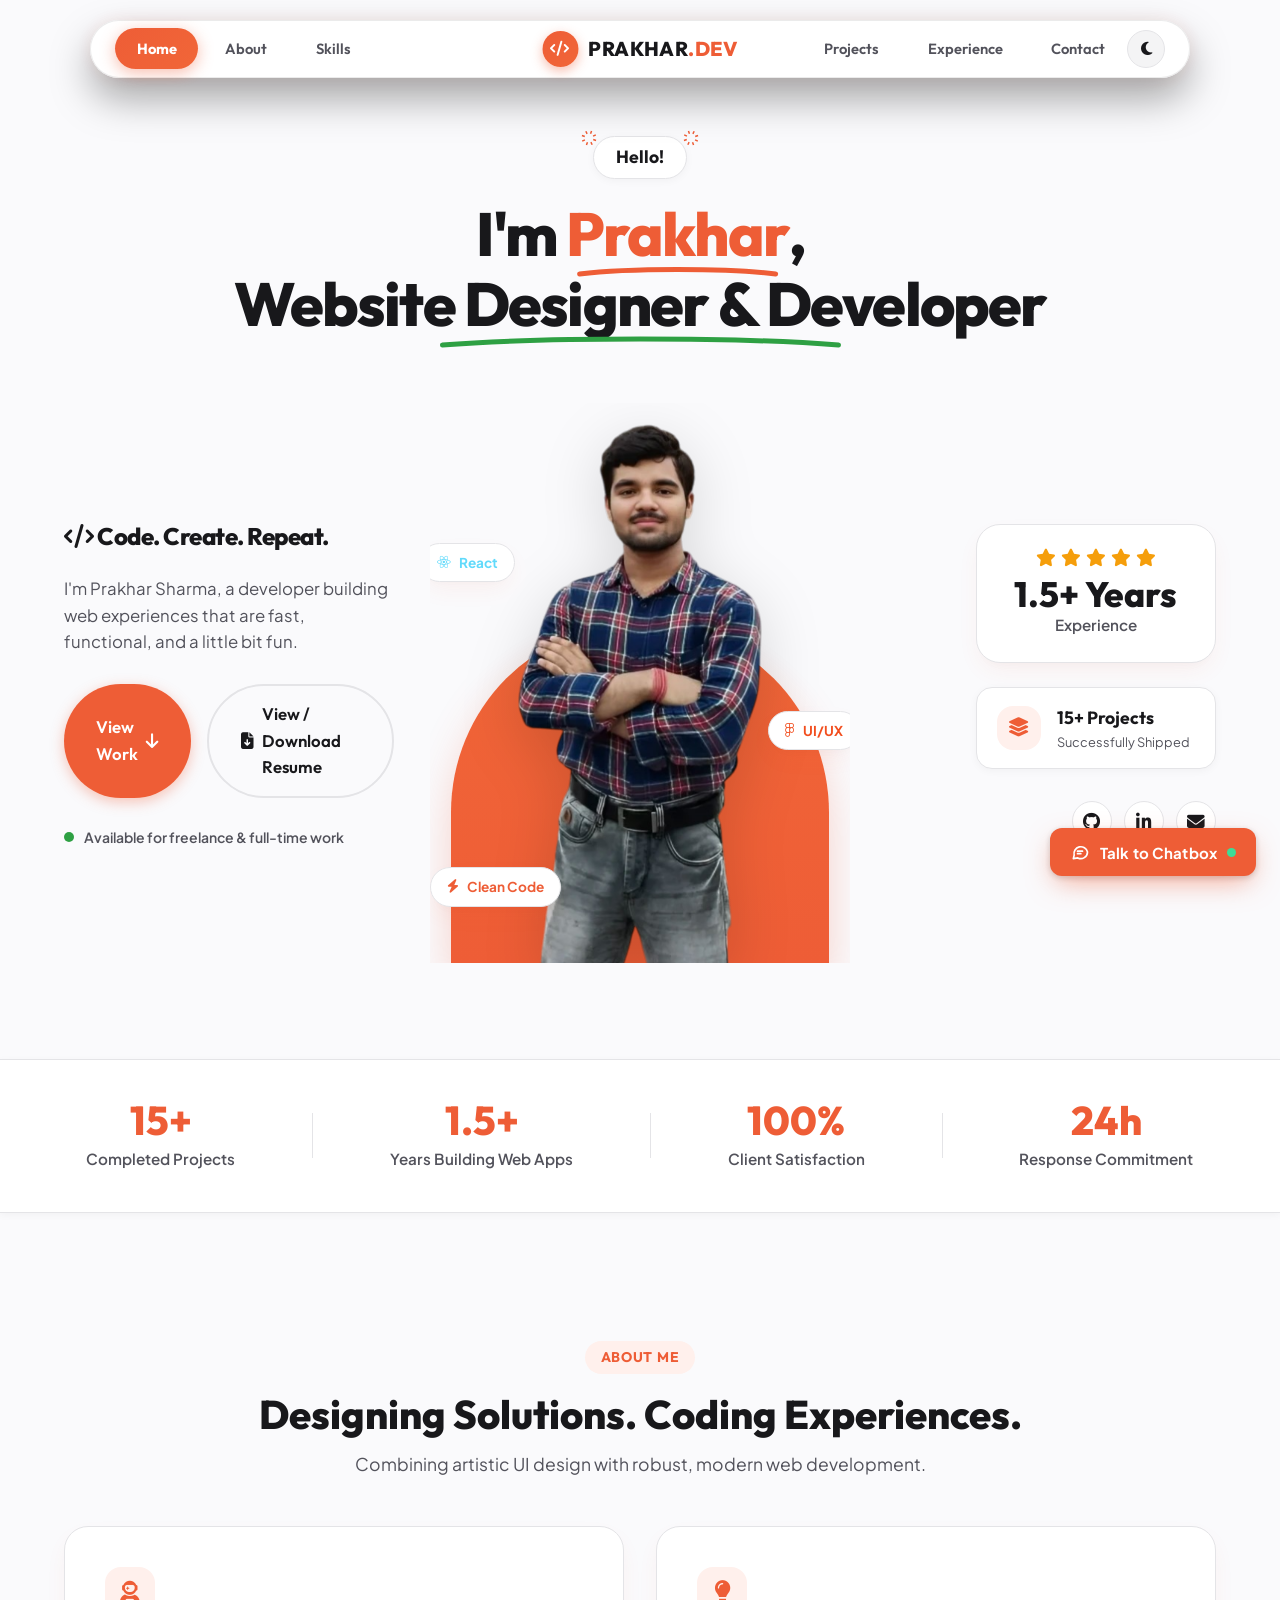
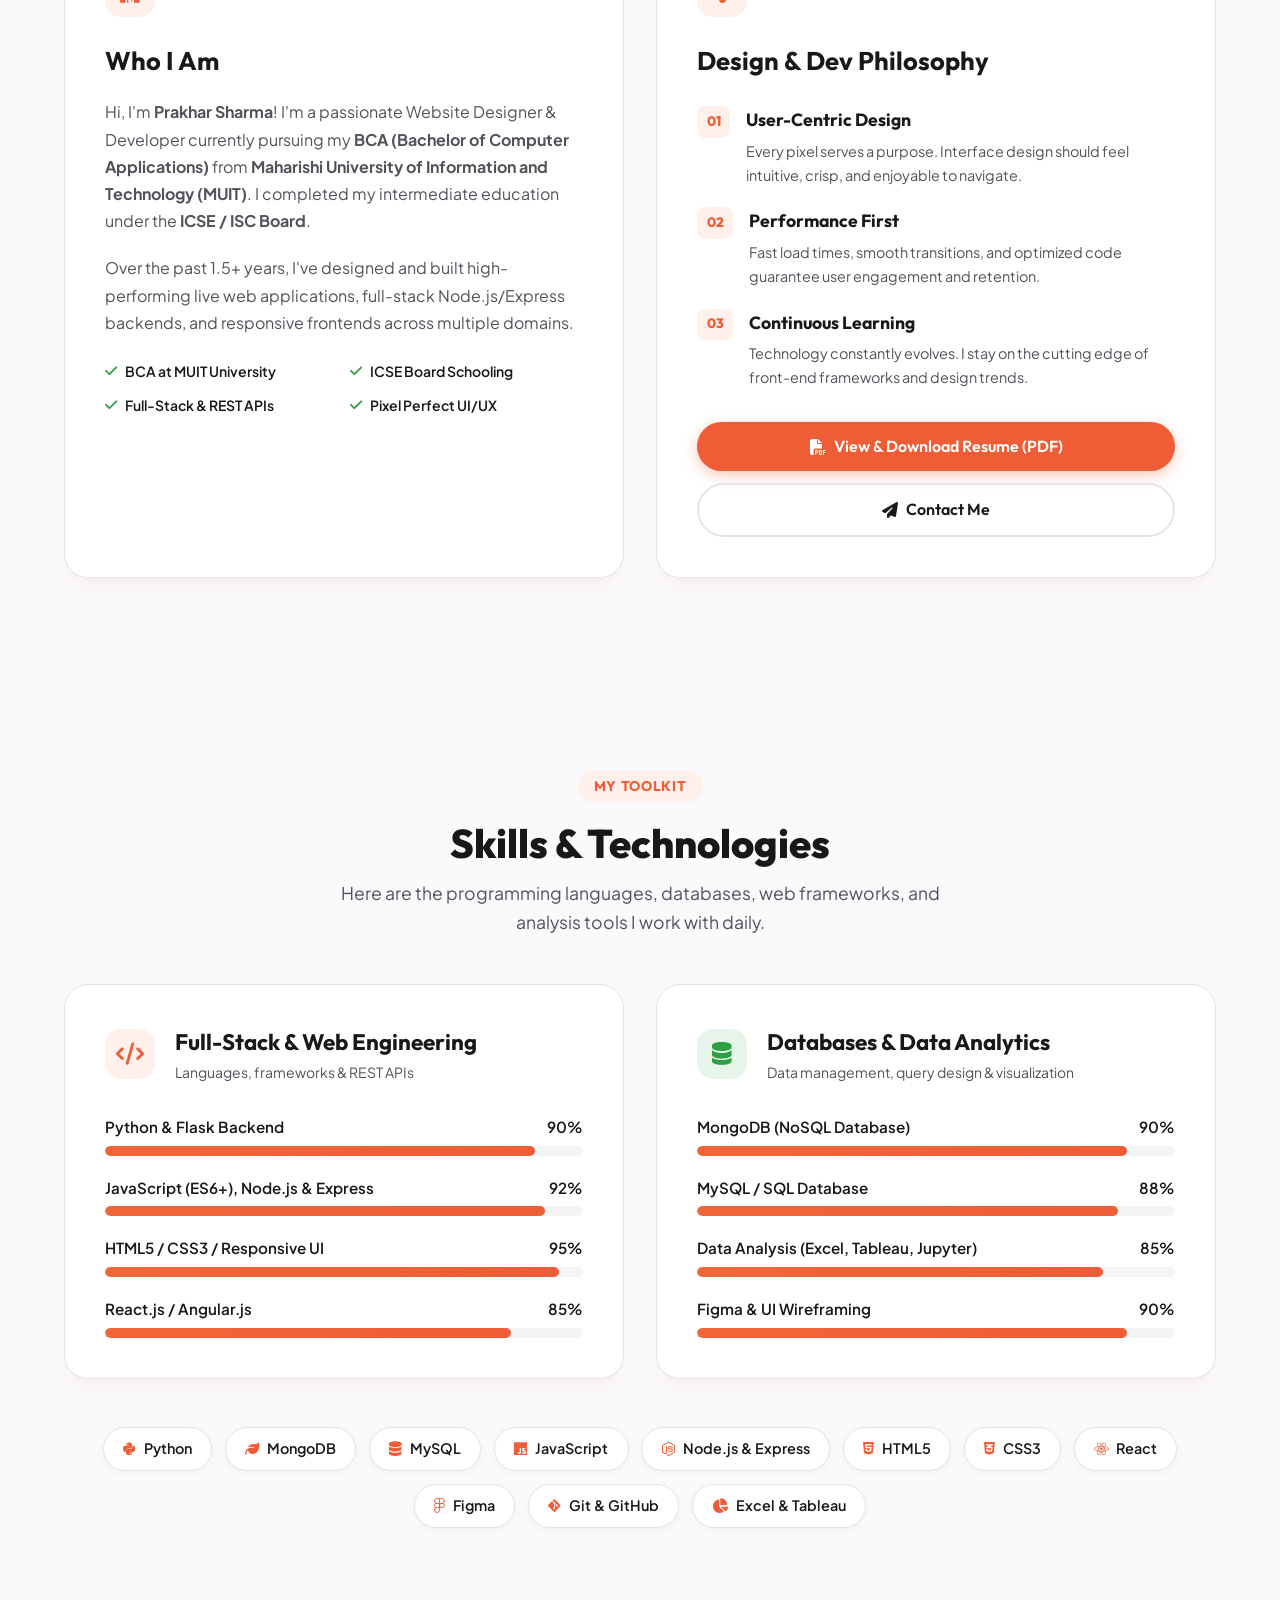
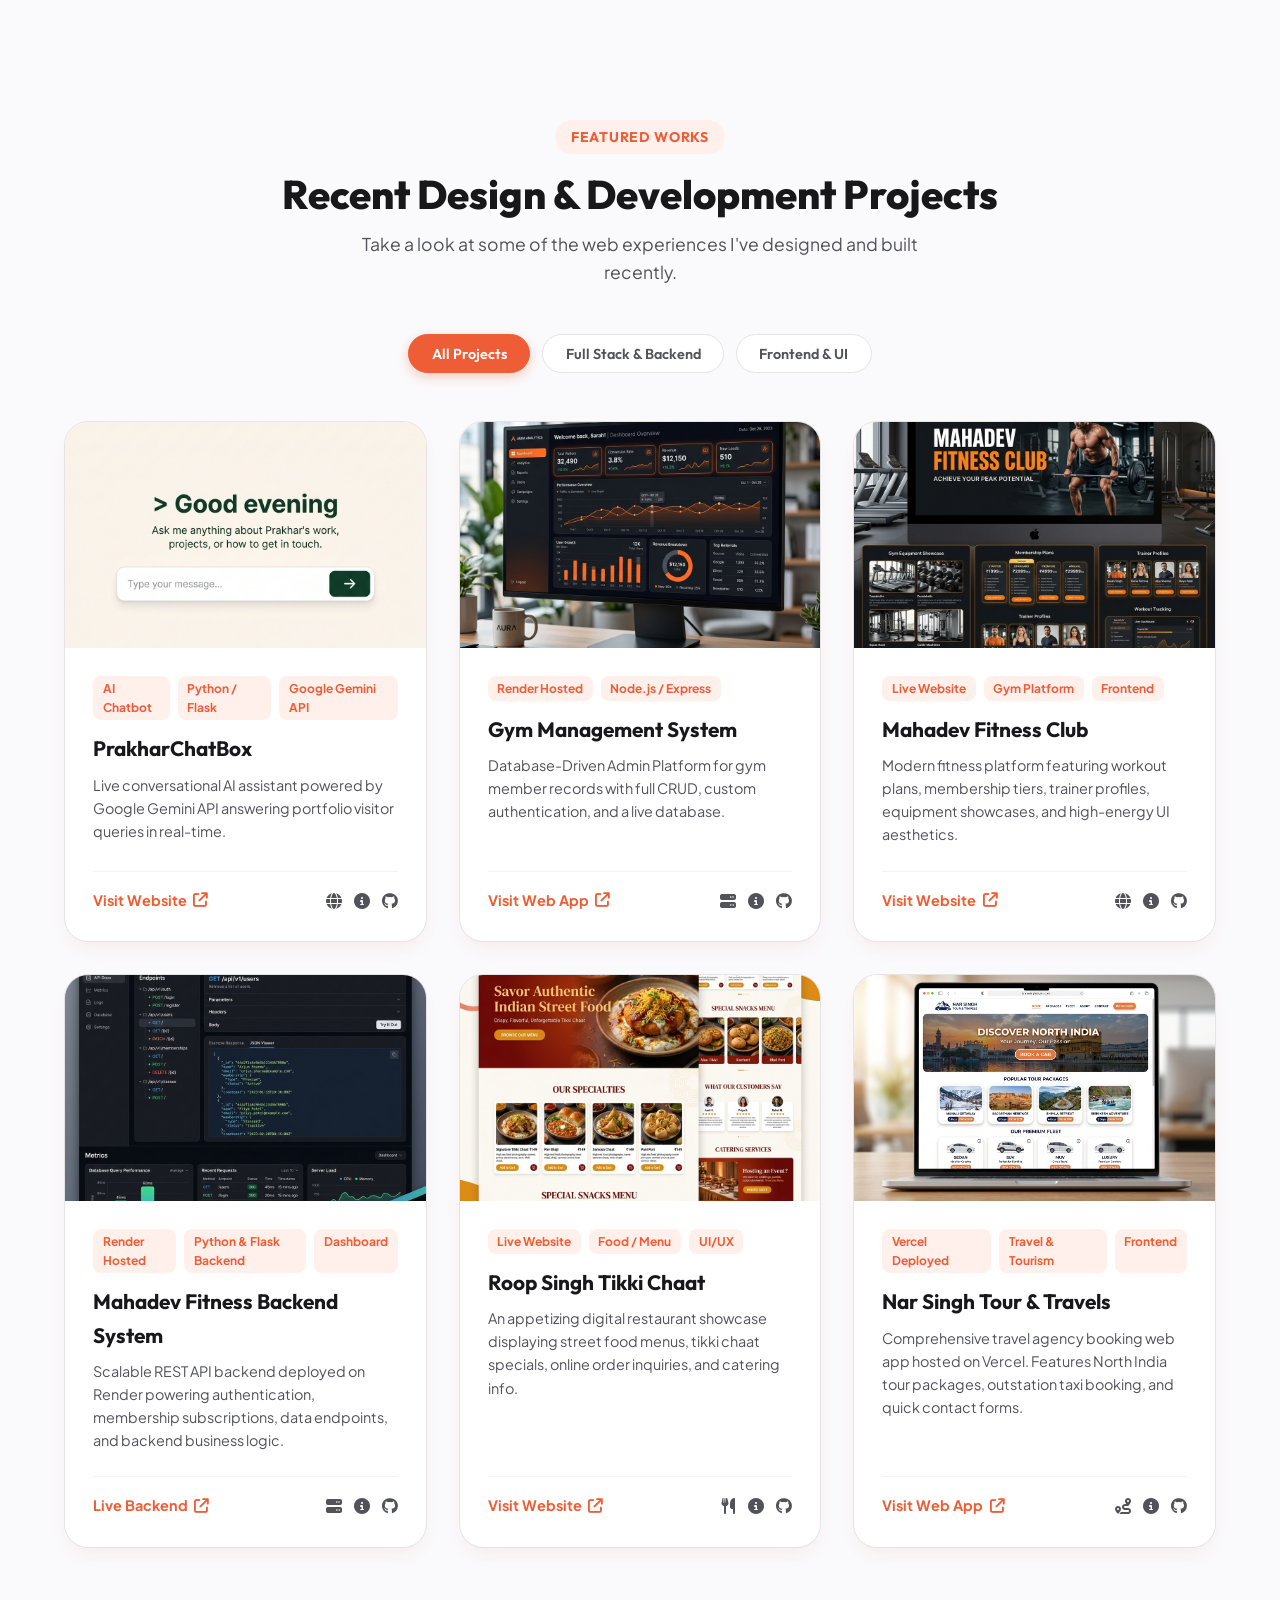
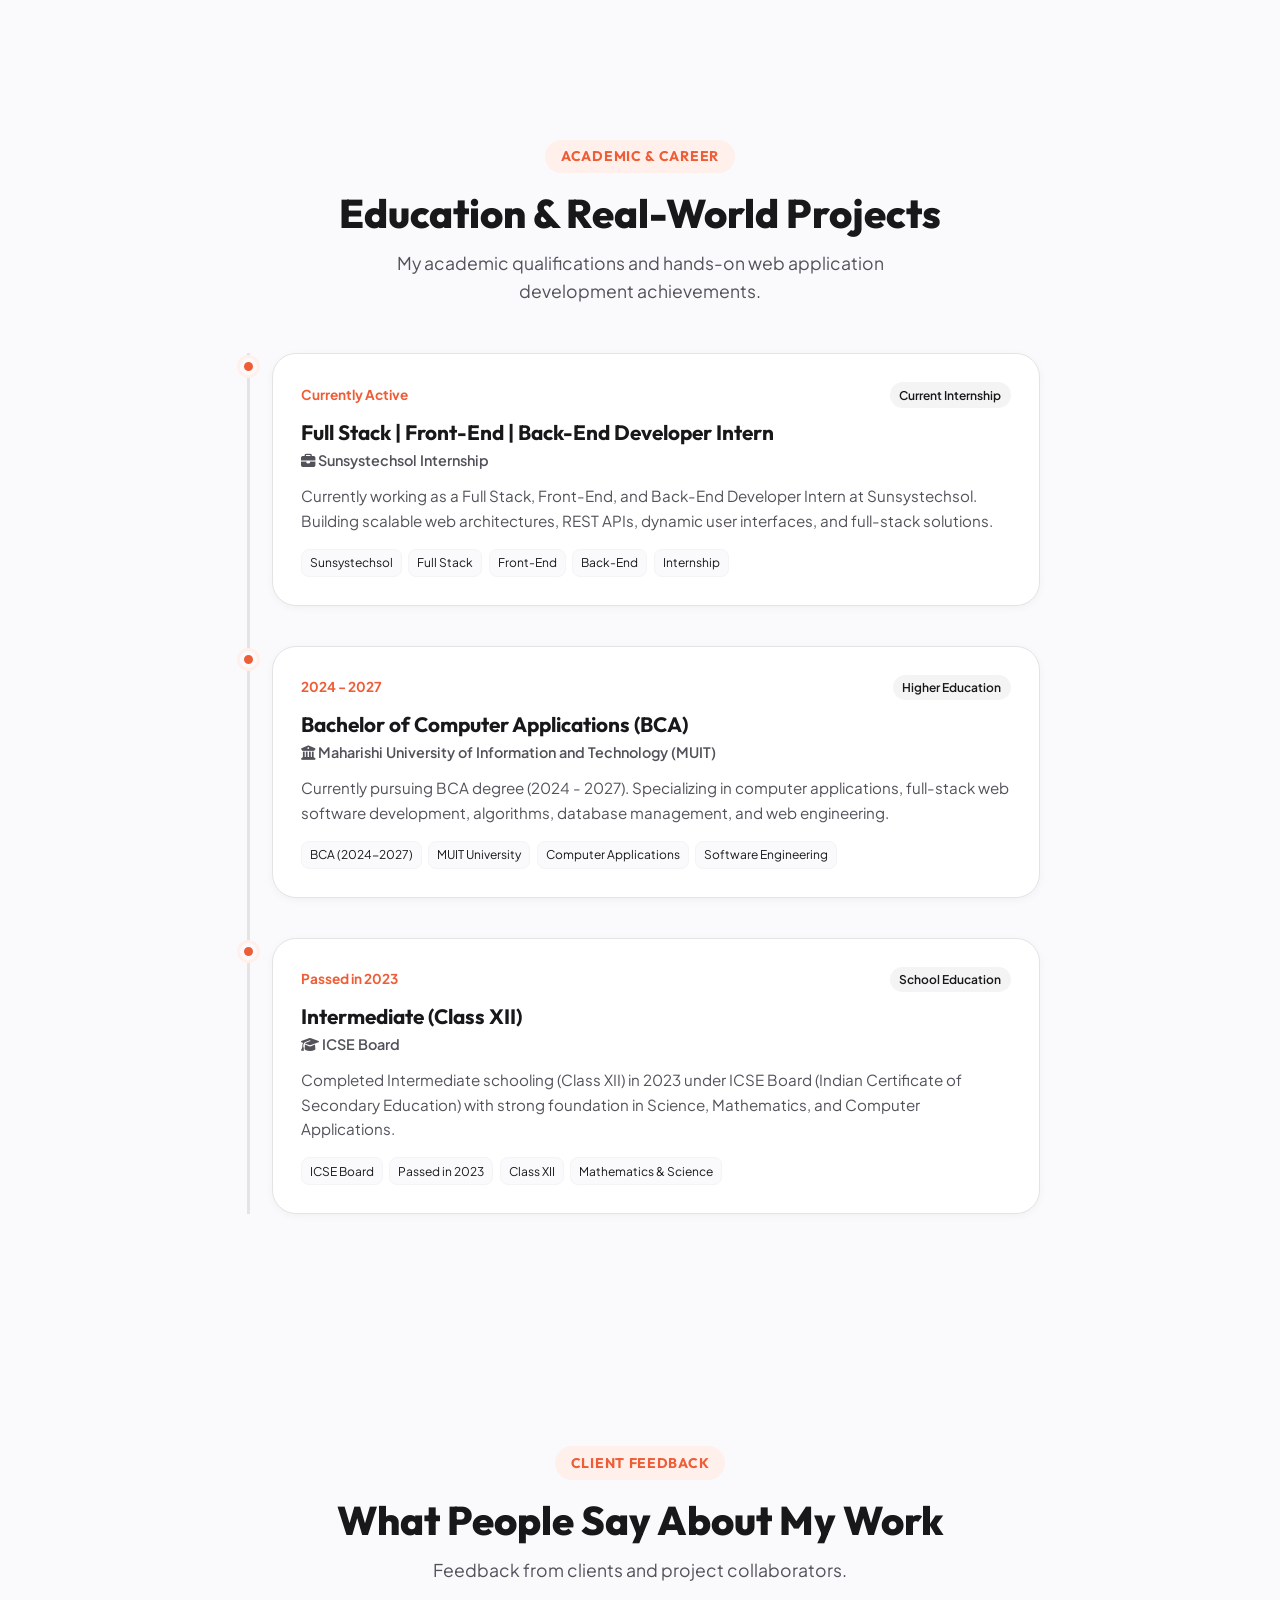
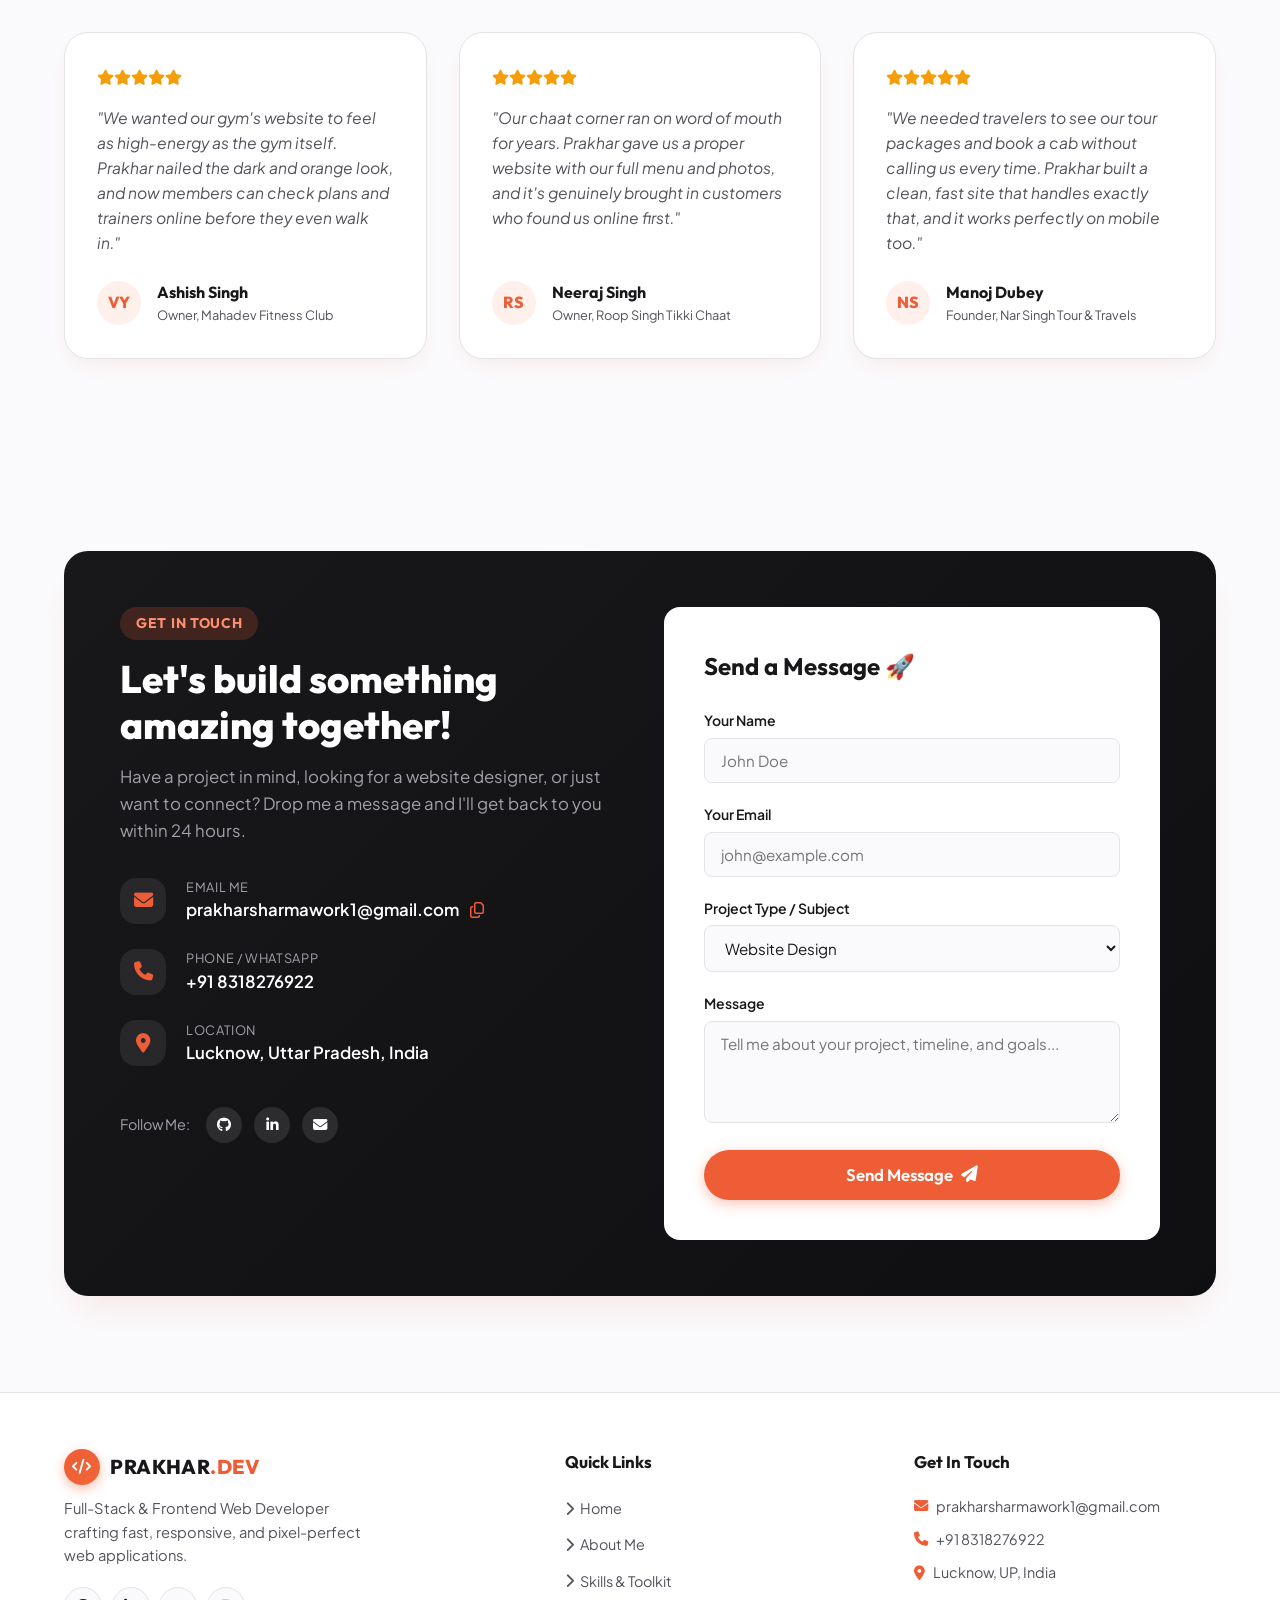
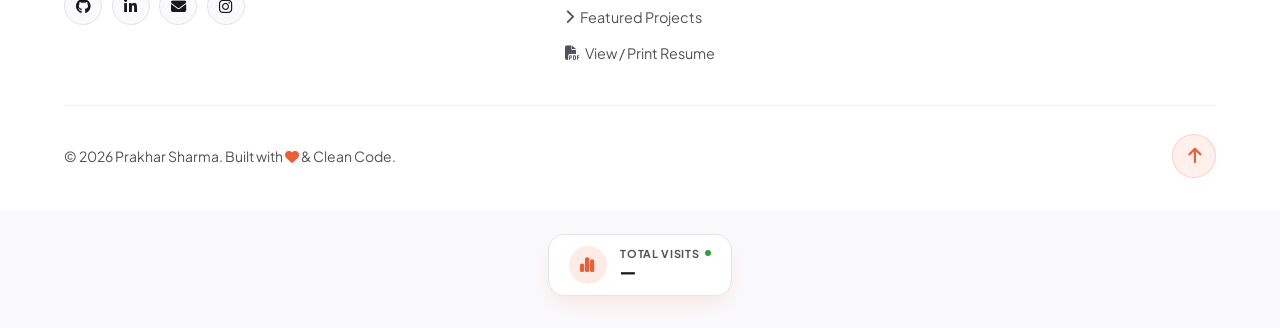
<file: portfolio-index.html>
<!DOCTYPE html>
<html lang="en" data-theme="light">
<head>
    <meta charset="UTF-8">
    <meta name="viewport" content="width=device-width, initial-scale=1.0">
    <title>Prakhar Sharma | Website Designer & Developer</title>
    <meta name="description" content="Portfolio of Prakhar Sharma - A creative Website Designer and Developer building fast, functional, and beautiful web experiences.">
    <!-- Google Fonts -->
    <link rel="preconnect" href="https://fonts.googleapis.com">
    <link rel="preconnect" href="https://fonts.gstatic.com" crossorigin>
    <link href="https://fonts.googleapis.com/css2?family=Outfit:wght@400;500;600;700;800&family=Plus+Jakarta+Sans:wght@400;500;600;700&display=swap" rel="stylesheet">
    <!-- FontAwesome Icons -->
    <link rel="stylesheet" href="https://cdnjs.cloudflare.com/ajax/libs/font-awesome/6.4.0/css/all.min.css">
    <link rel="stylesheet" href="style.css">
</head>
<body>

    <!-- Curved Floating Header Navigation -->
    <header class="navbar" id="navbar">
        <div class="nav-container">
            
            <!-- Brand Logo -->
            <a href="#hero" class="logo">
                <span class="logo-icon-badge"><i class="fa-solid fa-code"></i></span>
                <span class="logo-text">PRAKHAR<span class="logo-dot">.DEV</span></span>
            </a>

            <!-- Navigation Links Wrapper (Desktop Centered Split, Mobile Drawer Dropdown) -->
            <nav class="nav-menu" id="nav-menu">
                <div class="nav-group nav-left">
                    <a href="#hero" class="nav-link active"><i class="fa-solid fa-house nav-icon"></i> <span>Home</span></a>
                    <a href="#about" class="nav-link"><i class="fa-solid fa-user nav-icon"></i> <span>About</span></a>
                    <a href="#skills" class="nav-link"><i class="fa-solid fa-laptop-code nav-icon"></i> <span>Skills</span></a>
                </div>

                <div class="nav-group nav-right">
                    <a href="#projects" class="nav-link"><i class="fa-solid fa-briefcase nav-icon"></i> <span>Projects</span></a>
                    <a href="#experience" class="nav-link"><i class="fa-solid fa-graduation-cap nav-icon"></i> <span>Experience</span></a>
                    <a href="#contact" class="nav-link"><i class="fa-solid fa-paper-plane nav-icon"></i> <span>Contact</span></a>
                </div>
            </nav>

            <!-- Action Buttons (Theme Toggle & Mobile Hamburger) -->
            <div class="nav-actions">
                <button class="theme-toggle" id="theme-toggle" aria-label="Toggle Theme">
                    <i class="fa-solid fa-moon"></i>
                </button>
                <button class="mobile-toggle" id="mobile-toggle" aria-label="Toggle Menu">
                    <i class="fa-solid fa-bars"></i>
                </button>
            </div>
        </div>
    </header>

    <!-- Hero Section -->
    <section class="hero" id="hero">
        <div class="container hero-container">
            <!-- Top Hello Pill -->
            <div class="hero-top-badge">
                <div class="speech-bubble">
                    <span>Hello!</span>
                    <svg class="doodle-spark spark-left" viewBox="0 0 24 24" fill="none" stroke="currentColor" stroke-width="2">
                        <path d="M12 2v4M12 18v4M2 12h4M18 12h4M4.93 4.93l2.83 2.83M16.24 16.24l2.83 2.83M4.93 19.07l2.83-2.83M16.24 7.76l2.83-2.83"/>
                    </svg>
                    <svg class="doodle-spark spark-right" viewBox="0 0 24 24" fill="none" stroke="currentColor" stroke-width="2">
                        <path d="M12 2v4M12 18v4M2 12h4M18 12h4M4.93 4.93l2.83 2.83M16.24 16.24l2.83 2.83M4.93 19.07l2.83-2.83M16.24 7.76l2.83-2.83"/>
                    </svg>
                </div>
            </div>

            <!-- Main Heading with Custom Accent Underlines -->
            <div class="hero-header">
                <h1 class="hero-title">
                    I'm <span class="name-highlight">Prakhar<svg class="underline-orange" viewBox="0 0 200 12" fill="none"><path d="M2 9C50 3 150 3 198 9" stroke="#EE5D36" stroke-width="5" stroke-linecap="round"/></svg></span>,
                    <br>
                    <span class="role-highlight">Website Designer & Developer<svg class="underline-green" viewBox="0 0 400 14" fill="none"><path d="M2 10C100 2 300 2 398 10" stroke="#2EA043" stroke-width="5" stroke-linecap="round"/></svg></span>
                </h1>
            </div>

            <!-- Grid Layout: Left Content, Center Image Arch, Right Badges -->
            <div class="hero-grid">
                
                <!-- Left Sub-Block -->
                <div class="hero-left">
                    <div class="motto-badge">
                        <i class="fa-solid fa-code"></i> Code. Create. Repeat.
                    </div>
                    <p class="hero-description">
                        I'm Prakhar Sharma, a developer building web experiences that are fast, functional, and a little bit fun.
                    </p>
                    <div class="hero-cta-group">
                        <a href="#projects" class="btn btn-primary btn-lg">
                            View Work <i class="fa-solid fa-arrow-down"></i>
                        </a>
                        <a href="resume.html" target="_blank" class="btn btn-outline btn-lg">
                            <i class="fa-solid fa-file-arrow-down"></i> View / Download Resume
                        </a>
                    </div>

                    <div class="hero-status">
                        <span class="status-dot pulse"></span>
                        <span class="status-text">Available for freelance & full-time work</span>
                    </div>
                </div>

                <!-- Center Photo Arch Container -->
                <div class="hero-center">
                    <div class="photo-arch-wrapper">
                        <!-- Orange Arch Background -->
                        <div class="orange-arch"></div>
                        <!-- Hero Photo -->
                        <div class="photo-container">
                            <img src="prakhar-hero.png" alt="Prakhar Sharma - Website Designer & Developer" class="hero-photo">
                        </div>
                        
                        <!-- Floating Tech Tags -->
                        <div class="floating-badge badge-react">
                            <i class="fa-brands fa-react"></i> React
                        </div>
                        <div class="floating-badge badge-figma">
                            <i class="fa-brands fa-figma"></i> UI/UX
                        </div>
                        <div class="floating-badge badge-code">
                            <i class="fa-solid fa-bolt"></i> Clean Code
                        </div>
                    </div>
                </div>

                <!-- Right Sub-Block: Ratings & Experience -->
                <div class="hero-right">
                    <div class="experience-card">
                        <div class="stars-container">
                            <i class="fa-solid fa-star"></i>
                            <i class="fa-solid fa-star"></i>
                            <i class="fa-solid fa-star"></i>
                            <i class="fa-solid fa-star"></i>
                            <i class="fa-solid fa-star"></i>
                        </div>
                        <div class="exp-number">1.5+ Years</div>
                        <div class="exp-label">Experience</div>
                    </div>

                    <div class="mini-stat-card">
                        <div class="stat-icon"><i class="fa-solid fa-layer-group"></i></div>
                        <div class="stat-info">
                            <h4>15+ Projects</h4>
                            <p>Successfully Shipped</p>
                        </div>
                    </div>

                    <div class="social-quick-links">
                        <a href="https://github.com/prakharsharma123" target="_blank" aria-label="GitHub"><i class="fa-brands fa-github"></i></a>
                        <a href="https://linkedin.com/in/prakhar-sharma-06april" target="_blank" aria-label="LinkedIn"><i class="fa-brands fa-linkedin-in"></i></a>
                        <a href="mailto:prakharsharmawork1@gmail.com" aria-label="Email"><i class="fa-solid fa-envelope"></i></a>
                    </div>
                </div>

            </div>
        </div>
    </section>

    <!-- Key Metrics Banner -->
    <section class="metrics-banner">
        <div class="container metrics-grid">
            <div class="metric-item">
                <span class="metric-num" data-target="15">15+</span>
                <span class="metric-text">Completed Projects</span>
            </div>
            <div class="metric-divider"></div>
            <div class="metric-item">
                <span class="metric-num" data-target="1.5">1.5+</span>
                <span class="metric-text">Years Building Web Apps</span>
            </div>
            <div class="metric-divider"></div>
            <div class="metric-item">
                <span class="metric-num">100%</span>
                <span class="metric-text">Client Satisfaction</span>
            </div>
            <div class="metric-divider"></div>
            <div class="metric-item">
                <span class="metric-num">24h</span>
                <span class="metric-text">Response Commitment</span>
            </div>
        </div>
    </section>

    <!-- About Section -->
    <section class="section about-section" id="about">
        <div class="container">
            <div class="section-title-wrapper text-center">
                <span class="section-tag">About Me</span>
                <h2 class="section-title">Designing Solutions. Coding Experiences.</h2>
                <p class="section-subtitle">Combining artistic UI design with robust, modern web development.</p>
            </div>

            <div class="about-grid">
                <div class="about-card story-card">
                    <div class="card-icon"><i class="fa-solid fa-user-astronaut"></i></div>
                    <h3>Who I Am</h3>
                    <p>
                        Hi, I'm <strong>Prakhar Sharma</strong>! I'm a passionate Website Designer & Developer currently pursuing my <strong>BCA (Bachelor of Computer Applications)</strong> from <strong>Maharishi University of Information and Technology (MUIT)</strong>. I completed my intermediate education under the <strong>ICSE / ISC Board</strong>.
                    </p>
                    <p>
                        Over the past 1.5+ years, I've designed and built high-performing live web applications, full-stack Node.js/Express backends, and responsive frontends across multiple domains.
                    </p>
                    
                    <div class="about-highlights">
                        <div class="highlight-chip"><i class="fa-solid fa-check"></i> BCA at MUIT University</div>
                        <div class="highlight-chip"><i class="fa-solid fa-check"></i> ICSE Board Schooling</div>
                        <div class="highlight-chip"><i class="fa-solid fa-check"></i> Full-Stack & REST APIs</div>
                        <div class="highlight-chip"><i class="fa-solid fa-check"></i> Pixel Perfect UI/UX</div>
                    </div>
                </div>

                <div class="about-card philosophy-card">
                    <div class="card-icon"><i class="fa-solid fa-lightbulb"></i></div>
                    <h3>Design & Dev Philosophy</h3>
                    <div class="philosophy-list">
                        <div class="philosophy-item">
                            <span class="num-badge">01</span>
                            <div>
                                <h4>User-Centric Design</h4>
                                <p>Every pixel serves a purpose. Interface design should feel intuitive, crisp, and enjoyable to navigate.</p>
                            </div>
                        </div>
                        <div class="philosophy-item">
                            <span class="num-badge">02</span>
                            <div>
                                <h4>Performance First</h4>
                                <p>Fast load times, smooth transitions, and optimized code guarantee user engagement and retention.</p>
                            </div>
                        </div>
                        <div class="philosophy-item">
                            <span class="num-badge">03</span>
                            <div>
                                <h4>Continuous Learning</h4>
                                <p>Technology constantly evolves. I stay on the cutting edge of front-end frameworks and design trends.</p>
                            </div>
                        </div>
                    </div>

                    <div class="resume-cta" style="display: flex; flex-direction: column; gap: 0.75rem;">
                        <a href="resume.html" target="_blank" class="btn btn-primary w-100"><i class="fa-solid fa-file-pdf"></i> View & Download Resume (PDF)</a>
                        <a href="#contact" class="btn btn-outline w-100"><i class="fa-solid fa-paper-plane"></i> Contact Me</a>
                    </div>
                </div>
            </div>
        </div>
    </section>

    <!-- Skills & Expertise -->
    <section class="section skills-section" id="skills">
        <div class="container">
            <div class="section-title-wrapper text-center">
                <span class="section-tag">My Toolkit</span>
                <h2 class="section-title">Skills & Technologies</h2>
                <p class="section-subtitle">Here are the programming languages, databases, web frameworks, and analysis tools I work with daily.</p>
            </div>

            <div class="skills-grid">
                <!-- Web & Full Stack Development Skills -->
                <div class="skill-category-card">
                    <div class="category-header">
                        <div class="category-icon dev-icon"><i class="fa-solid fa-code"></i></div>
                        <div>
                            <h3>Full-Stack & Web Engineering</h3>
                            <p>Languages, frameworks & REST APIs</p>
                        </div>
                    </div>
                    <div class="skill-bars">
                        <div class="skill-bar-item">
                            <div class="skill-info">
                                <span>Python & Flask Backend</span>
                                <span>90%</span>
                            </div>
                            <div class="progress-track"><div class="progress-fill" style="width: 90%;"></div></div>
                        </div>
                        <div class="skill-bar-item">
                            <div class="skill-info">
                                <span>JavaScript (ES6+), Node.js & Express</span>
                                <span>92%</span>
                            </div>
                            <div class="progress-track"><div class="progress-fill" style="width: 92%;"></div></div>
                        </div>
                        <div class="skill-bar-item">
                            <div class="skill-info">
                                <span>HTML5 / CSS3 / Responsive UI</span>
                                <span>95%</span>
                            </div>
                            <div class="progress-track"><div class="progress-fill" style="width: 95%;"></div></div>
                        </div>
                        <div class="skill-bar-item">
                            <div class="skill-info">
                                <span>React.js / Angular.js</span>
                                <span>85%</span>
                            </div>
                            <div class="progress-track"><div class="progress-fill" style="width: 85%;"></div></div>
                        </div>
                    </div>
                </div>

                <!-- Database & Data Analytics -->
                <div class="skill-category-card">
                    <div class="category-header">
                        <div class="category-icon design-icon"><i class="fa-solid fa-database"></i></div>
                        <div>
                            <h3>Databases & Data Analytics</h3>
                            <p>Data management, query design & visualization</p>
                        </div>
                    </div>
                    <div class="skill-bars">
                        <div class="skill-bar-item">
                            <div class="skill-info">
                                <span>MongoDB (NoSQL Database)</span>
                                <span>90%</span>
                            </div>
                            <div class="progress-track"><div class="progress-fill" style="width: 90%;"></div></div>
                        </div>
                        <div class="skill-bar-item">
                            <div class="skill-info">
                                <span>MySQL / SQL Database</span>
                                <span>88%</span>
                            </div>
                            <div class="progress-track"><div class="progress-fill" style="width: 88%;"></div></div>
                        </div>
                        <div class="skill-bar-item">
                            <div class="skill-info">
                                <span>Data Analysis (Excel, Tableau, Jupyter)</span>
                                <span>85%</span>
                            </div>
                            <div class="progress-track"><div class="progress-fill" style="width: 85%;"></div></div>
                        </div>
                        <div class="skill-bar-item">
                            <div class="skill-info">
                                <span>Figma & UI Wireframing</span>
                                <span>90%</span>
                            </div>
                            <div class="progress-track"><div class="progress-fill" style="width: 90%;"></div></div>
                        </div>
                    </div>
                </div>
            </div>

            <!-- Tech Stack Pills -->
            <div class="tech-stack-container">
                <span class="stack-badge"><i class="fa-brands fa-python"></i> Python</span>
                <span class="stack-badge"><i class="fa-solid fa-leaf"></i> MongoDB</span>
                <span class="stack-badge"><i class="fa-solid fa-database"></i> MySQL</span>
                <span class="stack-badge"><i class="fa-brands fa-js"></i> JavaScript</span>
                <span class="stack-badge"><i class="fa-brands fa-node-js"></i> Node.js & Express</span>
                <span class="stack-badge"><i class="fa-brands fa-html5"></i> HTML5</span>
                <span class="stack-badge"><i class="fa-brands fa-css3-alt"></i> CSS3</span>
                <span class="stack-badge"><i class="fa-brands fa-react"></i> React</span>
                <span class="stack-badge"><i class="fa-brands fa-figma"></i> Figma</span>
                <span class="stack-badge"><i class="fa-brands fa-git-alt"></i> Git & GitHub</span>
                <span class="stack-badge"><i class="fa-solid fa-chart-pie"></i> Excel & Tableau</span>
            </div>
        </div>
    </section>

    <!-- Projects Portfolio Section -->
    <section class="section projects-section" id="projects">
        <div class="container">
            <div class="section-title-wrapper text-center">
                <span class="section-tag">Featured Works</span>
                <h2 class="section-title">Recent Design & Development Projects</h2>
                <p class="section-subtitle">Take a look at some of the web experiences I've designed and built recently.</p>
            </div>

            <!-- Category Filters -->
            <div class="portfolio-filter-buttons">
                <button class="filter-btn active" data-filter="all">All Projects</button>
                <button class="filter-btn" data-filter="fullstack">Full Stack & Backend</button>
                <button class="filter-btn" data-filter="frontend">Frontend & UI</button>
            </div>

            <!-- Projects Grid -->
            <div class="projects-grid">
                <!-- Project Card 0: PrakharChatBox -->
                <div class="project-card" data-category="fullstack backend">
                    <div class="project-img-wrapper">
                        <a href="https://prakhar-chatbox.onrender.com/" target="_blank">
                            <img src="project-chatbox.jpg" alt="PrakharChatBox">
                        </a>
                        <div class="project-overlay">
                            <button class="btn btn-light btn-sm open-modal" data-project="5">Quick Details</button>
                        </div>
                    </div>
                    <div class="project-content">
                        <div class="project-tags">
                            <span class="tag">AI Chatbot</span>
                            <span class="tag">Python / Flask</span>
                            <span class="tag">Google Gemini API</span>
                        </div>
                        <h3 class="project-title">PrakharChatBox</h3>
                        <p class="project-desc">Live conversational AI assistant powered by Google Gemini API answering portfolio visitor queries in real-time.</p>
                        <div class="project-footer">
                            <a href="https://prakhar-chatbox.onrender.com/" target="_blank" class="project-link">Visit Website <i class="fa-solid fa-arrow-up-right-from-square"></i></a>
                            <div class="project-socials">
                                <a href="https://prakhar-chatbox.onrender.com/" target="_blank" title="Live Site"><i class="fa-solid fa-globe"></i></a>
                                <a href="#" class="open-modal" data-project="5" title="Project Details"><i class="fa-solid fa-circle-info"></i></a>
                                <a href="https://github.com/prakharsharma123/prakhar-bot" target="_blank" aria-label="GitHub"><i class="fa-brands fa-github"></i></a>
                            </div>
                        </div>
                    </div>
                </div>
                <!-- Project Card 00: Gym Management System -->
                <div class="project-card" data-category="fullstack">
                    <div class="project-img-wrapper">
                        <a href="https://gym-management-system-7zgt.onrender.com/" target="_blank">
                            <img src="project-2.png" alt="Gym Management System">
                        </a>
                        <div class="project-overlay">
                            <button class="btn btn-light btn-sm open-modal" data-project="6">Quick Details</button>
                        </div>
                    </div>
                    <div class="project-content">
                        <div class="project-tags">
                            <span class="tag">Render Hosted</span>
                            <span class="tag">Node.js / Express</span>
                        </div>
                        <h3 class="project-title">Gym Management System</h3>
                        <p class="project-desc">Database-Driven Admin Platform for gym member records with full CRUD, custom authentication, and a live database.</p>
                        <div class="project-footer">
                            <a href="https://gym-management-system-7zgt.onrender.com/" target="_blank" class="project-link">Visit Web App <i class="fa-solid fa-arrow-up-right-from-square"></i></a>
                            <div class="project-socials">
                                <a href="https://gym-management-system-7zgt.onrender.com/" target="_blank" title="Live Web App"><i class="fa-solid fa-server"></i></a>
                                <a href="#" class="open-modal" data-project="6" title="Project Details"><i class="fa-solid fa-circle-info"></i></a>
                                <a href="https://github.com/prakharsharma123/gym-management-system" target="_blank" aria-label="GitHub"><i class="fa-brands fa-github"></i></a>
                            </div>
                        </div>
                    </div>
                </div>

                <!-- Project Card 1: Mahadev Fitness Club -->
                <div class="project-card" data-category="fullstack frontend">
                    <div class="project-img-wrapper">
                        <img src="mahadev-fitness.png" alt="Mahadev Fitness Club Website">
                        <div class="project-overlay">
                            <button class="btn btn-light btn-sm open-modal" data-project="1">Quick Details</button>
                        </div>
                    </div>
                    <div class="project-content">
                        <div class="project-tags">
                            <span class="tag">Live Website</span>
                            <span class="tag">Gym Platform</span>
                            <span class="tag">Frontend</span>
                        </div>
                        <h3 class="project-title">Mahadev Fitness Club</h3>
                        <p class="project-desc">Modern fitness platform featuring workout plans, membership tiers, trainer profiles, equipment showcases, and high-energy UI aesthetics.</p>
                        <div class="project-footer">
                            <a href="https://www.mahadevfitnessclub.in/" target="_blank" class="project-link">Visit Website <i class="fa-solid fa-arrow-up-right-from-square"></i></a>
                            <div class="project-socials">
                                <a href="https://www.mahadevfitnessclub.in/" target="_blank" title="Live Site"><i class="fa-solid fa-globe"></i></a>
                                <a href="#" class="open-modal" data-project="1" title="Project Details"><i class="fa-solid fa-circle-info"></i></a>
                                <a href="https://github.com/prakharsharma123/MahadevFitnessClub" target="_blank" aria-label="GitHub"><i class="fa-brands fa-github"></i></a>
                            </div>
                        </div>
                    </div>
                </div>

                <!-- Project Card 2: Mahadev Fitness Backend API -->
                <div class="project-card" data-category="fullstack backend">
                    <div class="project-img-wrapper">
                        <img src="mahadev-backend.png" alt="Mahadev Fitness Club Backend API">
                        <div class="project-overlay">
                            <button class="btn btn-light btn-sm open-modal" data-project="2">Quick Details</button>
                        </div>
                    </div>
                    <div class="project-content">
                        <div class="project-tags">
                            <span class="tag">Render Hosted</span>
                            <span class="tag">Python & Flask Backend</span>
                            <span class="tag">Dashboard</span>
                        </div>
                        <h3 class="project-title">Mahadev Fitness Backend System</h3>
                        <p class="project-desc">Scalable REST API backend deployed on Render powering authentication, membership subscriptions, data endpoints, and backend business logic.</p>
                        <div class="project-footer">
                            <a href="https://mahadevfitnessclub-backend.onrender.com/" target="_blank" class="project-link">Live Backend <i class="fa-solid fa-arrow-up-right-from-square"></i></a>
                            <div class="project-socials">
                                <a href="https://mahadevfitnessclub-backend.onrender.com/" target="_blank" title="Render API"><i class="fa-solid fa-server"></i></a>
                                <a href="#" class="open-modal" data-project="2" title="Project Details"><i class="fa-solid fa-circle-info"></i></a>
                                <a href="https://github.com/prakharsharma123/mahadevfitnessclub-backend-" target="_blank" aria-label="GitHub"><i class="fa-brands fa-github"></i></a>
                            </div>
                        </div>
                    </div>
                </div>

                <!-- Project Card 3: Roop Singh Tikki Chaat -->
                <div class="project-card" data-category="frontend">
                    <div class="project-img-wrapper">
                        <img src="roop-singh-tikki.png" alt="Roop Singh Tikki Chaat Website">
                        <div class="project-overlay">
                            <button class="btn btn-light btn-sm open-modal" data-project="3">Quick Details</button>
                        </div>
                    </div>
                    <div class="project-content">
                        <div class="project-tags">
                            <span class="tag">Live Website</span>
                            <span class="tag">Food / Menu</span>
                            <span class="tag">UI/UX</span>
                        </div>
                        <h3 class="project-title">Roop Singh Tikki Chaat</h3>
                        <p class="project-desc">An appetizing digital restaurant showcase displaying street food menus, tikki chaat specials, online order inquiries, and catering info.</p>
                        <div class="project-footer">
                            <a href="https://www.roopsinghtikkichaat.in/" target="_blank" class="project-link">Visit Website <i class="fa-solid fa-arrow-up-right-from-square"></i></a>
                            <div class="project-socials">
                                <a href="https://www.roopsinghtikkichaat.in/" target="_blank" title="Live Site"><i class="fa-solid fa-utensils"></i></a>
                                <a href="#" class="open-modal" data-project="3" title="Project Details"><i class="fa-solid fa-circle-info"></i></a>
                                <a href="https://github.com/prakharsharma123/roopsinghtikkichaat" target="_blank" aria-label="GitHub"><i class="fa-brands fa-github"></i></a>
                            </div>
                        </div>
                    </div>
                </div>

                <!-- Project Card 4: Nar Singh Tour & Travels -->
                <div class="project-card" data-category="frontend">
                    <div class="project-img-wrapper">
                        <img src="nar-singh-travels.png" alt="Nar Singh Tour & Travels Platform">
                        <div class="project-overlay">
                            <button class="btn btn-light btn-sm open-modal" data-project="4">Quick Details</button>
                        </div>
                    </div>
                    <div class="project-content">
                        <div class="project-tags">
                            <span class="tag">Vercel Deployed</span>
                            <span class="tag">Travel & Tourism</span>
                            <span class="tag">Frontend</span>
                        </div>
                        <h3 class="project-title">Nar Singh Tour & Travels</h3>
                        <p class="project-desc">Comprehensive travel agency booking web app hosted on Vercel. Features North India tour packages, outstation taxi booking, and quick contact forms.</p>
                        <div class="project-footer">
                            <a href="https://nar-singh-tour-trevels.vercel.app/" target="_blank" class="project-link">Visit Web App <i class="fa-solid fa-arrow-up-right-from-square"></i></a>
                            <div class="project-socials">
                                <a href="https://nar-singh-tour-trevels.vercel.app/" target="_blank" title="Vercel App"><i class="fa-solid fa-route"></i></a>
                                <a href="#" class="open-modal" data-project="4" title="Project Details"><i class="fa-solid fa-circle-info"></i></a>
                                <a href="https://github.com/prakharsharma123/NarSinghTour-Trevels" target="_blank" aria-label="GitHub"><i class="fa-brands fa-github"></i></a>
                            </div>
                        </div>
                    </div>
                </div>

            </div>
        </div>
    </section>

    <!-- Education & Experience Section -->
    <section class="section experience-section" id="experience">
        <div class="container">
            <div class="section-title-wrapper text-center">
                <span class="section-tag">Academic & Career</span>
                <h2 class="section-title">Education & Real-World Projects</h2>
                <p class="section-subtitle">My academic qualifications and hands-on web application development achievements.</p>
            </div>

            <div class="timeline-wrapper">
                
                <!-- Item 1 (Top): Currently doing Internship at Sunsystechsol -->
                <div class="timeline-item">
                    <div class="timeline-dot"></div>
                    <div class="timeline-content">
                        <div class="timeline-header">
                            <span class="timeline-date">Currently Active</span>
                            <span class="badge-role">Current Internship</span>
                        </div>
                        <h3>Full Stack | Front-End | Back-End Developer Intern</h3>
                        <p class="company-name"><i class="fa-solid fa-briefcase"></i> Sunsystechsol Internship</p>
                        <p class="timeline-desc">
                            Currently working as a Full Stack, Front-End, and Back-End Developer Intern at Sunsystechsol. Building scalable web architectures, REST APIs, dynamic user interfaces, and full-stack solutions.
                        </p>
                        <div class="timeline-tags">
                            <span>Sunsystechsol</span>
                            <span>Full Stack</span>
                            <span>Front-End</span>
                            <span>Back-End</span>
                            <span>Internship</span>
                        </div>
                    </div>
                </div>

                <!-- Item 2 (Middle): BCA Currently Doing (2024 - 2027) -->
                <div class="timeline-item">
                    <div class="timeline-dot"></div>
                    <div class="timeline-content">
                        <div class="timeline-header">
                            <span class="timeline-date">2024 - 2027</span>
                            <span class="badge-role">Higher Education</span>
                        </div>
                        <h3>Bachelor of Computer Applications (BCA)</h3>
                        <p class="company-name"><i class="fa-solid fa-building-columns"></i> Maharishi University of Information and Technology (MUIT)</p>
                        <p class="timeline-desc">
                            Currently pursuing BCA degree (2024 - 2027). Specializing in computer applications, full-stack web software development, algorithms, database management, and web engineering.
                        </p>
                        <div class="timeline-tags">
                            <span>BCA (2024-2027)</span>
                            <span>MUIT University</span>
                            <span>Computer Applications</span>
                            <span>Software Engineering</span>
                        </div>
                    </div>
                </div>

                <!-- Item 3 (Bottom): Intermediate 12th Pass in 2023 ICSE -->
                <div class="timeline-item">
                    <div class="timeline-dot"></div>
                    <div class="timeline-content">
                        <div class="timeline-header">
                            <span class="timeline-date">Passed in 2023</span>
                            <span class="badge-role">School Education</span>
                        </div>
                        <h3>Intermediate (Class XII)</h3>
                        <p class="company-name"><i class="fa-solid fa-graduation-cap"></i> ICSE Board</p>
                        <p class="timeline-desc">
                            Completed Intermediate schooling (Class XII) in 2023 under ICSE Board (Indian Certificate of Secondary Education) with strong foundation in Science, Mathematics, and Computer Applications.
                        </p>
                        <div class="timeline-tags">
                            <span>ICSE Board</span>
                            <span>Passed in 2023</span>
                            <span>Class XII</span>
                            <span>Mathematics & Science</span>
                        </div>
                    </div>
                </div>

            </div>
        </div>
    </section>

    <!-- Testimonials / Praise Section -->
    <section class="section testimonials-section">
        <div class="container">
            <div class="section-title-wrapper text-center">
                <span class="section-tag">Client Feedback</span>
                <h2 class="section-title">What People Say About My Work</h2>
                <p class="section-subtitle">Feedback from clients and project collaborators.</p>
            </div>

            <div class="testimonials-grid">
                <div class="testimonial-card">
                    <div class="rating">
                        <i class="fa-solid fa-star"></i><i class="fa-solid fa-star"></i><i class="fa-solid fa-star"></i><i class="fa-solid fa-star"></i><i class="fa-solid fa-star"></i>
                    </div>
                    <p class="quote">
                        "We wanted our gym's website to feel as high-energy as the gym itself. Prakhar nailed the dark and orange look, and now members can check plans and trainers online before they even walk in."
                    </p>
                    <div class="client-info">
                        <div class="client-avatar">VY</div>
                        <div>
                            <h4>Ashish Singh</h4>
                            <p>Owner, Mahadev Fitness Club</p>
                        </div>
                    </div>
                </div>

                <div class="testimonial-card">
                    <div class="rating">
                        <i class="fa-solid fa-star"></i><i class="fa-solid fa-star"></i><i class="fa-solid fa-star"></i><i class="fa-solid fa-star"></i><i class="fa-solid fa-star"></i>
                    </div>
                    <p class="quote">
                        "Our chaat corner ran on word of mouth for years. Prakhar gave us a proper website with our full menu and photos, and it's genuinely brought in customers who found us online first."
                    </p>
                    <div class="client-info">
                        <div class="client-avatar">RS</div>
                        <div>
                            <h4>Neeraj Singh</h4>
                            <p>Owner, Roop Singh Tikki Chaat</p>
                        </div>
                    </div>
                </div>

                <div class="testimonial-card">
                    <div class="rating">
                        <i class="fa-solid fa-star"></i><i class="fa-solid fa-star"></i><i class="fa-solid fa-star"></i><i class="fa-solid fa-star"></i><i class="fa-solid fa-star"></i>
                    </div>
                    <p class="quote">
                        "We needed travelers to see our tour packages and book a cab without calling us every time. Prakhar built a clean, fast site that handles exactly that, and it works perfectly on mobile too."
                    </p>
                    <div class="client-info">
                        <div class="client-avatar">NS</div>
                        <div>
                            <h4>Manoj Dubey</h4>
                            <p>Founder, Nar Singh Tour & Travels</p>
                        </div>
                    </div>
                </div>
            </div>
        </div>
    </section>

    <!-- Contact Section -->
    <section class="section contact-section" id="contact">
        <div class="container">
            <div class="contact-card-container">
                <div class="contact-info-col">
                    <span class="section-tag light-tag">Get In Touch</span>
                    <h2>Let's build something amazing together!</h2>
                    <p>Have a project in mind, looking for a website designer, or just want to connect? Drop me a message and I'll get back to you within 24 hours.</p>

                    <div class="contact-details">
                        <div class="contact-detail-item">
                            <div class="detail-icon"><i class="fa-solid fa-envelope"></i></div>
                            <div>
                                <span class="detail-label">Email Me</span>
                                <div class="email-copy-wrapper">
                                    <span class="detail-val" id="email-text">prakharsharmawork1@gmail.com</span>
                                    <button class="copy-btn" id="copy-email-btn" title="Copy Email"><i class="fa-regular fa-copy"></i></button>
                                </div>
                            </div>
                        </div>

                        <div class="contact-detail-item">
                            <div class="detail-icon"><i class="fa-solid fa-phone"></i></div>
                            <div>
                                <span class="detail-label">Phone / WhatsApp</span>
                                <span class="detail-val">+91 8318276922</span>
                            </div>
                        </div>

                        <div class="contact-detail-item">
                            <div class="detail-icon"><i class="fa-solid fa-location-dot"></i></div>
                            <div>
                                <span class="detail-label">Location</span>
                                <span class="detail-val">Lucknow, Uttar Pradesh, India</span>
                            </div>
                        </div>
                    </div>

                    <div class="contact-socials">
                        <span>Follow Me:</span>
                        <div class="social-icons">
                            <a href="https://github.com/prakharsharma123" target="_blank" aria-label="GitHub"><i class="fa-brands fa-github"></i></a>
                            <a href="https://linkedin.com/in/prakhar-sharma-06april" target="_blank" aria-label="LinkedIn"><i class="fa-brands fa-linkedin-in"></i></a>
                            <a href="mailto:prakharsharmawork1@gmail.com" aria-label="Email"><i class="fa-solid fa-envelope"></i></a>
                        </div>
                    </div>
                </div>

                <div class="contact-form-col">
                    <form class="contact-form" id="contact-form" action="https://formspree.io/f/xkodvodw" method="POST">
                        <h3>Send a Message 🚀</h3>
                        
                        <div class="form-group">
                            <label for="name">Your Name</label>
                            <input type="text" id="name" name="name" required placeholder="John Doe">
                        </div>

                        <div class="form-group">
                            <label for="email">Your Email</label>
                            <input type="email" id="email" name="email" required placeholder="john@example.com">
                        </div>

                        <div class="form-group">
                            <label for="subject">Project Type / Subject</label>
                            <select id="subject" name="subject" class="form-select">
                                <option value="Website Design">Website Design</option>
                                <option value="Front-end Development">Front-end Development</option>
                                <option value="Full Website Build">Full Website Build (Design + Dev)</option>
                                <option value="Job / Freelance Inquiry">Job / Freelance Inquiry</option>
                            </select>
                        </div>

                        <div class="form-group">
                            <label for="message">Message</label>
                            <textarea id="message" name="message" rows="4" required placeholder="Tell me about your project, timeline, and goals..."></textarea>
                        </div>

                        <button type="submit" class="btn btn-primary btn-lg w-100">
                            Send Message <i class="fa-solid fa-paper-plane"></i>
                        </button>
                    </form>
                </div>
            </div>
        </div>
    </section>


    <!-- Footer -->
    <footer class="footer">
        <div class="container">
            <div class="footer-top">
                <!-- Brand Column -->
                <div class="footer-brand">
                    <a href="#hero" class="logo">
                        <span class="logo-icon-badge"><i class="fa-solid fa-code"></i></span>
                        <span class="logo-text">PRAKHAR<span class="logo-dot">.DEV</span></span>
                    </a>
                    <p class="footer-tagline">
                        Full-Stack & Frontend Web Developer crafting fast, responsive, and pixel-perfect web applications.
                    </p>
                    <div class="footer-socials">
                        <a href="https://github.com/prakharsharma123" target="_blank" aria-label="GitHub"><i class="fa-brands fa-github"></i></a>
                        <a href="https://linkedin.com/in/prakhar-sharma-06april" target="_blank" aria-label="LinkedIn"><i class="fa-brands fa-linkedin-in"></i></a>
                        <a href="mailto:prakharsharmawork1@gmail.com" aria-label="Email"><i class="fa-solid fa-envelope"></i></a>
                        <a href="https://www.instagram.com/prakh.ar16/" aria-label="Instagram"><i class="fa-brands fa-instagram"></i></a>
                    </div>
                </div>

                <!-- Navigation Column -->
                <div class="footer-col">
                    <h4>Quick Links</h4>
                    <ul class="footer-links">
                        <li><a href="#hero"><i class="fa-solid fa-chevron-right"></i> Home</a></li>
                        <li><a href="#about"><i class="fa-solid fa-chevron-right"></i> About Me</a></li>
                        <li><a href="#skills"><i class="fa-solid fa-chevron-right"></i> Skills & Toolkit</a></li>
                        <li><a href="#projects"><i class="fa-solid fa-chevron-right"></i> Featured Projects</a></li>
                        <li><a href="resume.html" target="_blank"><i class="fa-solid fa-file-pdf"></i> View / Print Resume</a></li>
                    </ul>
                </div>

                <!-- Contact Info Column -->
                <div class="footer-col">
                    <h4>Get In Touch</h4>
                    <div class="footer-contact-info">
                        <p><i class="fa-solid fa-envelope"></i> prakharsharmawork1@gmail.com</p>
                        <p><i class="fa-solid fa-phone"></i> +91 8318276922</p>
                        <p><i class="fa-solid fa-location-dot"></i> Lucknow, UP, India</p>
                    </div>
                </div>
            </div>

            <!-- Footer Bottom Bar -->
            <div class="footer-bottom">
                <div class="footer-copy">
                    <p>&copy; 2026 Prakhar Sharma. Built with <i class="fa-solid fa-heart" style="color: var(--primary-orange);"></i> & Clean Code.</p>
                </div>

                <div class="footer-back-top">
                    <a href="#hero" class="back-top-btn" aria-label="Back to Top" title="Back to Top">
                        <i class="fa-solid fa-arrow-up"></i>
                    </a>
                </div>
            </div>
        </div>
    </footer>

    <!-- Project Detail Modal -->
    <div class="modal-backdrop" id="project-modal">
        <div class="modal-card">
            <button class="modal-close" id="modal-close"><i class="fa-solid fa-xmark"></i></button>
            <div class="modal-body" id="modal-body">
                <!-- Dynamically filled by JS -->
            </div>
        </div>
    </div>

    <!-- Toast Notification -->
    <div class="toast" id="toast">
        <i class="fa-solid fa-circle-check toast-icon"></i>
        <span class="toast-msg" id="toast-msg">Message sent successfully!</span>
    </div>

    
    <!-- <div id="visit-counter" class="visit-counter">
    <div class="visit-icon"><i class="fa-solid fa-chart-simple"></i></div>
    <div class="visit-text">
        <span class="visit-label">Total Visits <span class="live-dot"></span></span>
        <span class="visit-number" id="visit-count-num">0</span>
    </div>
</div> -->

<style>
    .visit-counter-wrap {
        display: flex;
        justify-content: center;
        padding: 1.5rem 1rem 2rem;
        background: var(--bg-main, #0F0F12);
    }
    .visit-counter {
        display: flex;
        align-items: center;
        gap: 0.85rem;
        padding: 0.7rem 1.25rem;
        background: var(--bg-card, #18181C);
        border: 1px solid var(--border-color, #2A2A30);
        border-radius: var(--radius-md, 16px);
        box-shadow: 0 10px 25px -5px rgba(238, 93, 54, 0.15);
        opacity: 0;
        transform: translateY(10px);
        animation: visitFadeIn 0.6s ease forwards 0.3s;
    }
    .visit-icon {
        width: 38px;
        height: 38px;
        flex-shrink: 0;
        display: flex;
        align-items: center;
        justify-content: center;
        border-radius: 50%;
        background: rgba(238, 93, 54, 0.12);
        color: var(--primary-orange, #EE5D36);
        font-size: 1.05rem;
    }
    .visit-text {
        display: flex;
        flex-direction: column;
        line-height: 1.25;
    }
    .visit-label {
        display: flex;
        align-items: center;
        gap: 6px;
        font-size: 0.68rem;
        font-weight: 700;
        letter-spacing: 0.06em;
        text-transform: uppercase;
        color: var(--text-muted, #A1A1AA);
    }
    .visit-number {
        font-family: var(--font-heading, 'Outfit', sans-serif);
        font-size: 1.15rem;
        font-weight: 700;
        color: var(--text-main, #F4F4F5);
    }
    .live-dot {
        width: 6px;
        height: 6px;
        border-radius: 50%;
        background: #2EA043;
        animation: livePulse 2s infinite;
    }
    @keyframes visitFadeIn {
        to { opacity: 1; transform: translateY(0); }
    }
    @keyframes livePulse {
        0% { box-shadow: 0 0 0 0 rgba(46, 160, 67, 0.5); }
        70% { box-shadow: 0 0 0 6px rgba(46, 160, 67, 0); }
        100% { box-shadow: 0 0 0 0 rgba(46, 160, 67, 0); }
    }
</style>

<div class="visit-counter-wrap">
    <div id="visit-counter" class="visit-counter">
        <div class="visit-icon"><i class="fa-solid fa-chart-simple"></i></div>
        <div class="visit-text">
            <span class="visit-label">Total Visits <span class="live-dot"></span></span>
            <span class="visit-number" id="visit-count-num">0</span>
        </div>
    </div>
</div>

<script>
(function () {
    const counterKey = 'prakharsharma123-portfolio-visits-x7q2f';
    const numEl = document.getElementById('visit-count-num');
    if (!numEl) return;

    function animateCount(target) {
        const duration = 1200;
        const start = performance.now();
        function tick(now) {
            const progress = Math.min((now - start) / duration, 1);
            const eased = 1 - Math.pow(1 - progress, 3);
            numEl.textContent = Math.floor(eased * target);
            if (progress < 1) requestAnimationFrame(tick);
        }
        requestAnimationFrame(tick);
    }

    fetch(`https://countapi.mileshilliard.com/api/v1/hit/${counterKey}`)
        .then(res => res.json())
        .then(data => animateCount(parseInt(data.value, 10)))
        .catch(() => { numEl.textContent = '—'; });
})();
</script>
    
    <script src="main.js"></script>
    <script src="chatbox-widget.js" defer></script>
</body>
</html>
</file>
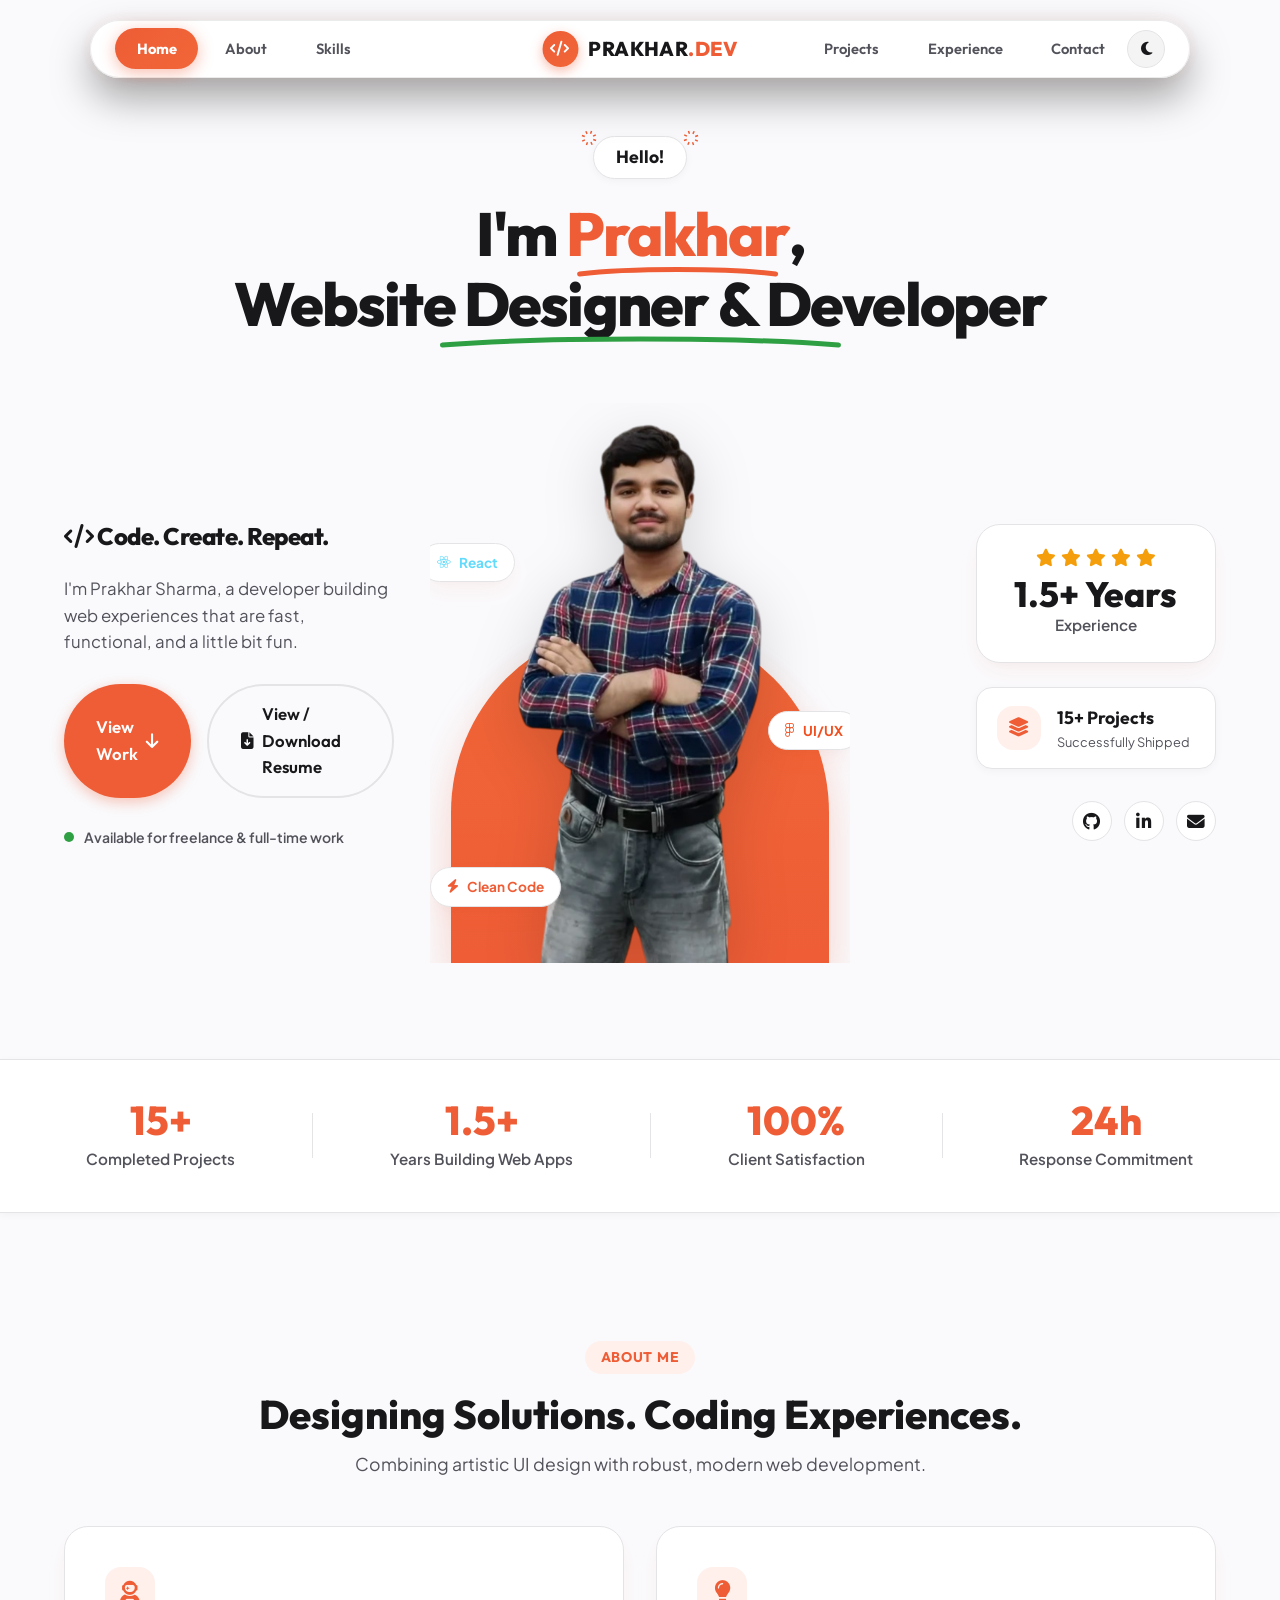
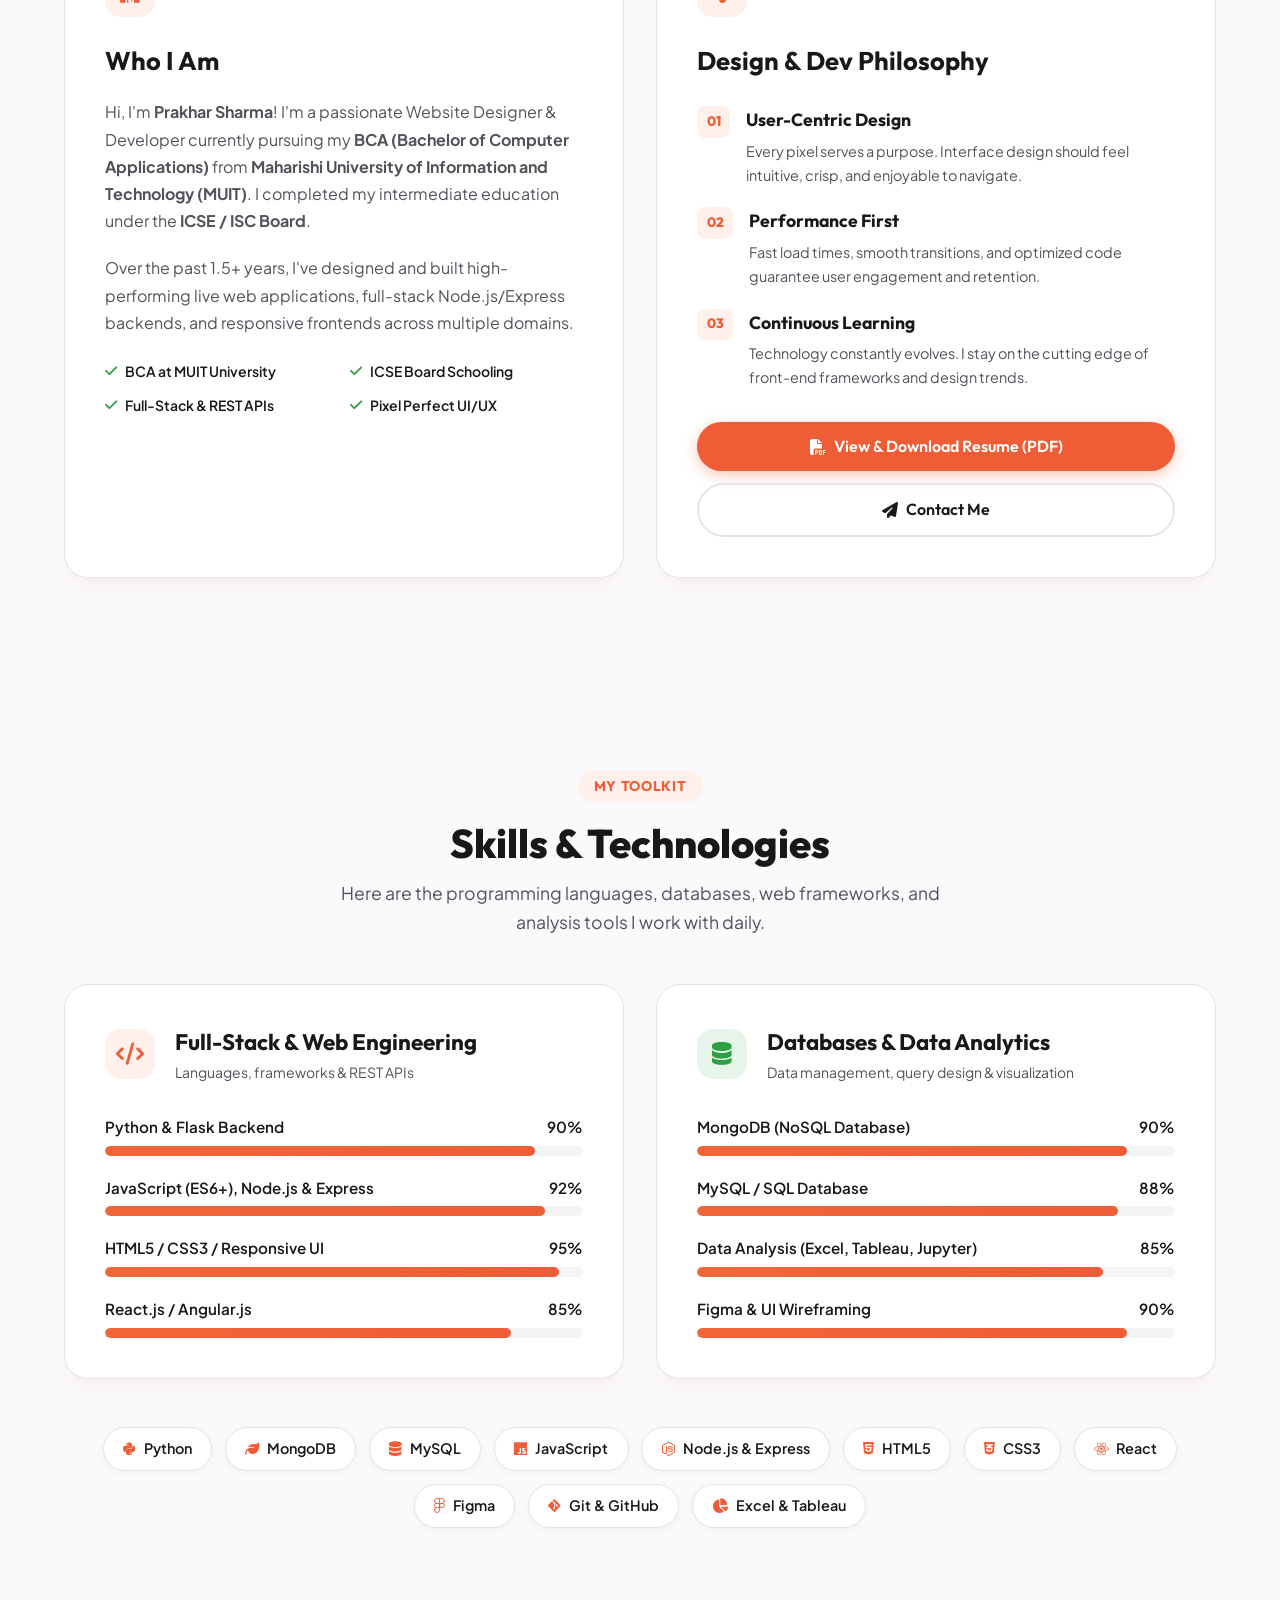
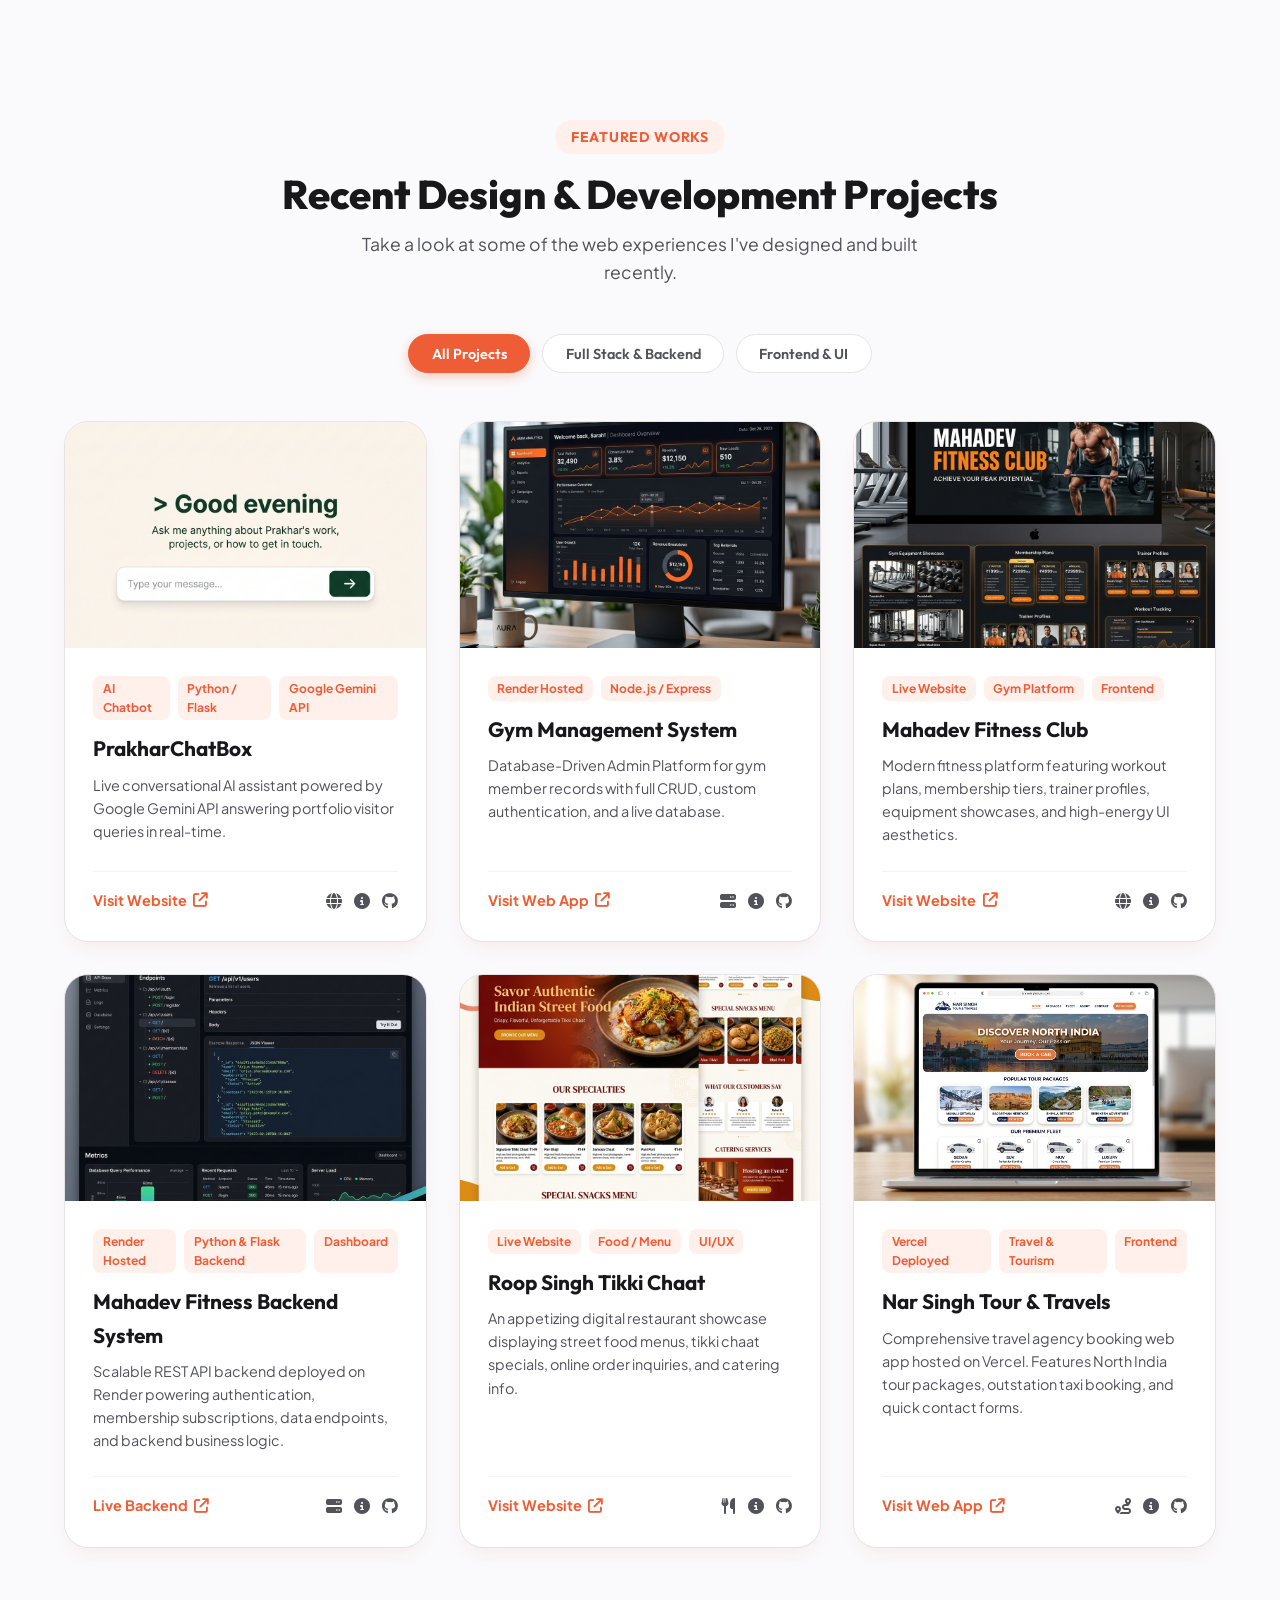
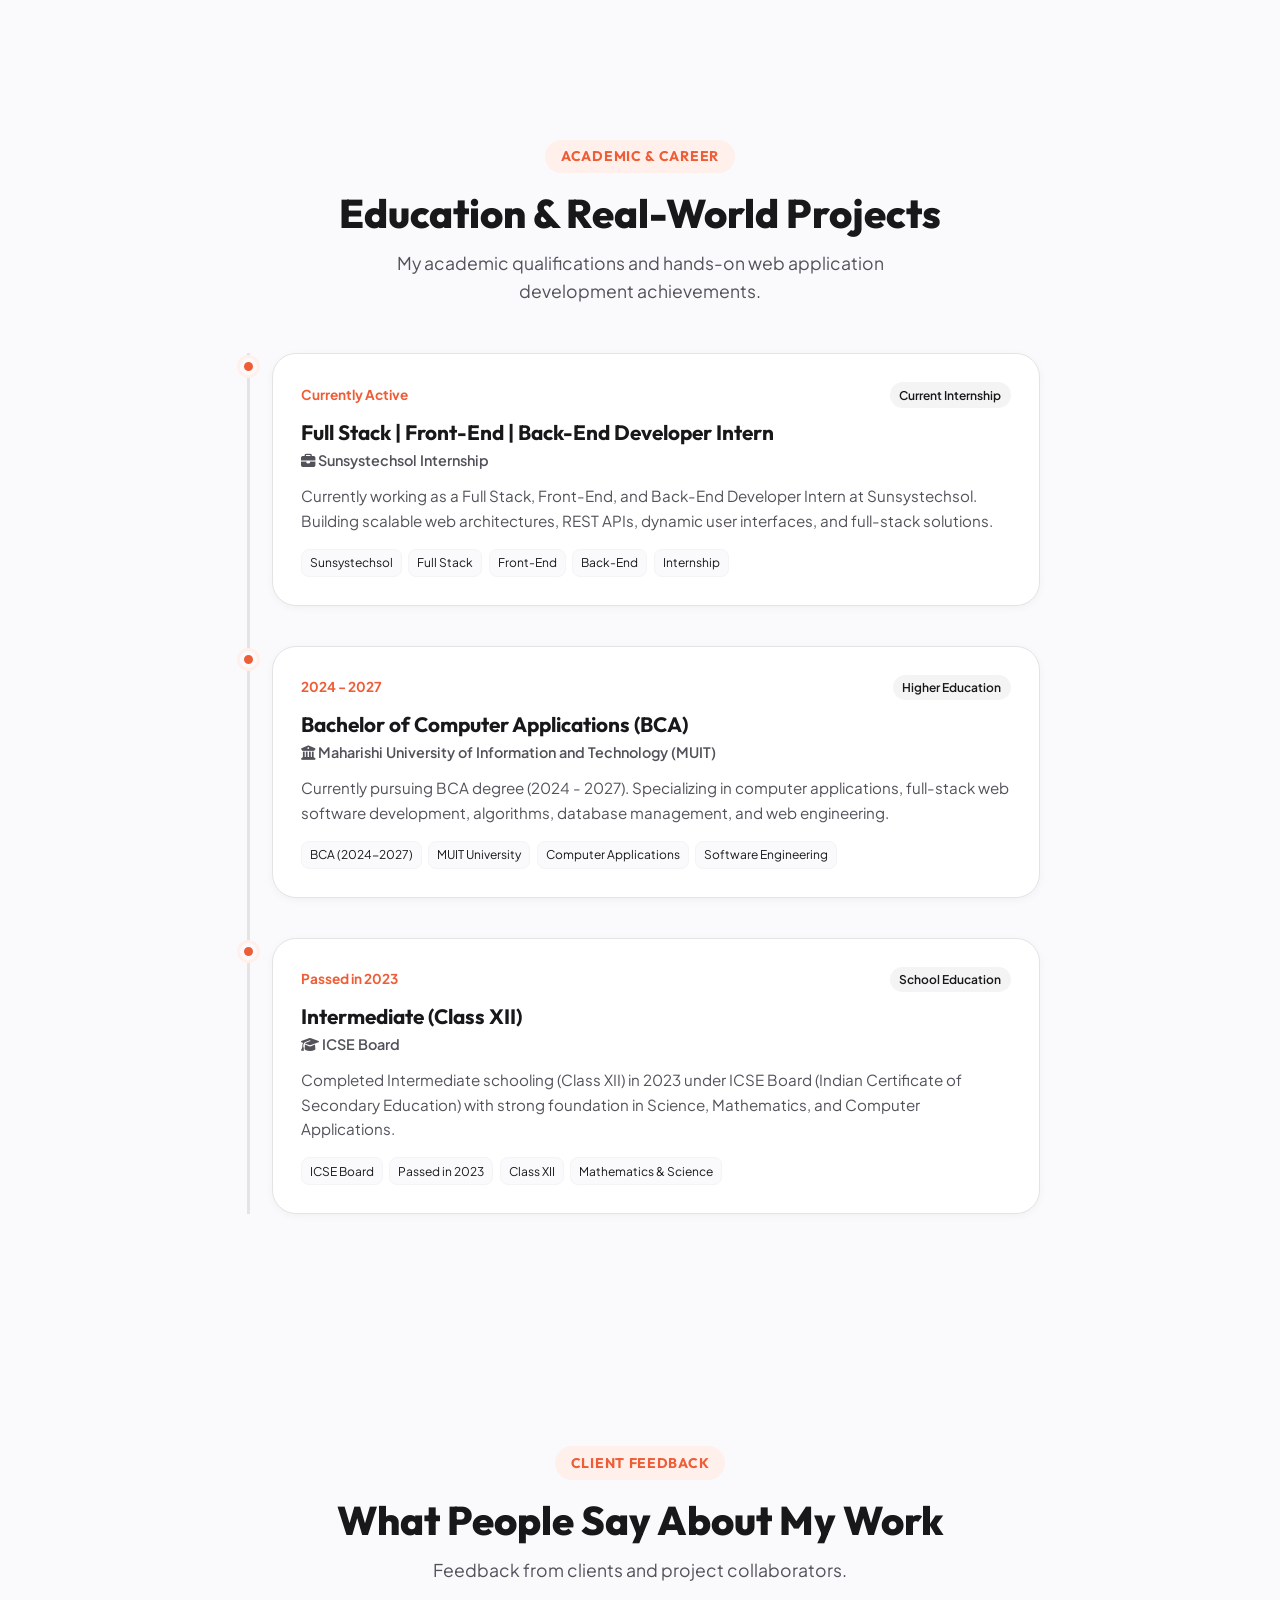
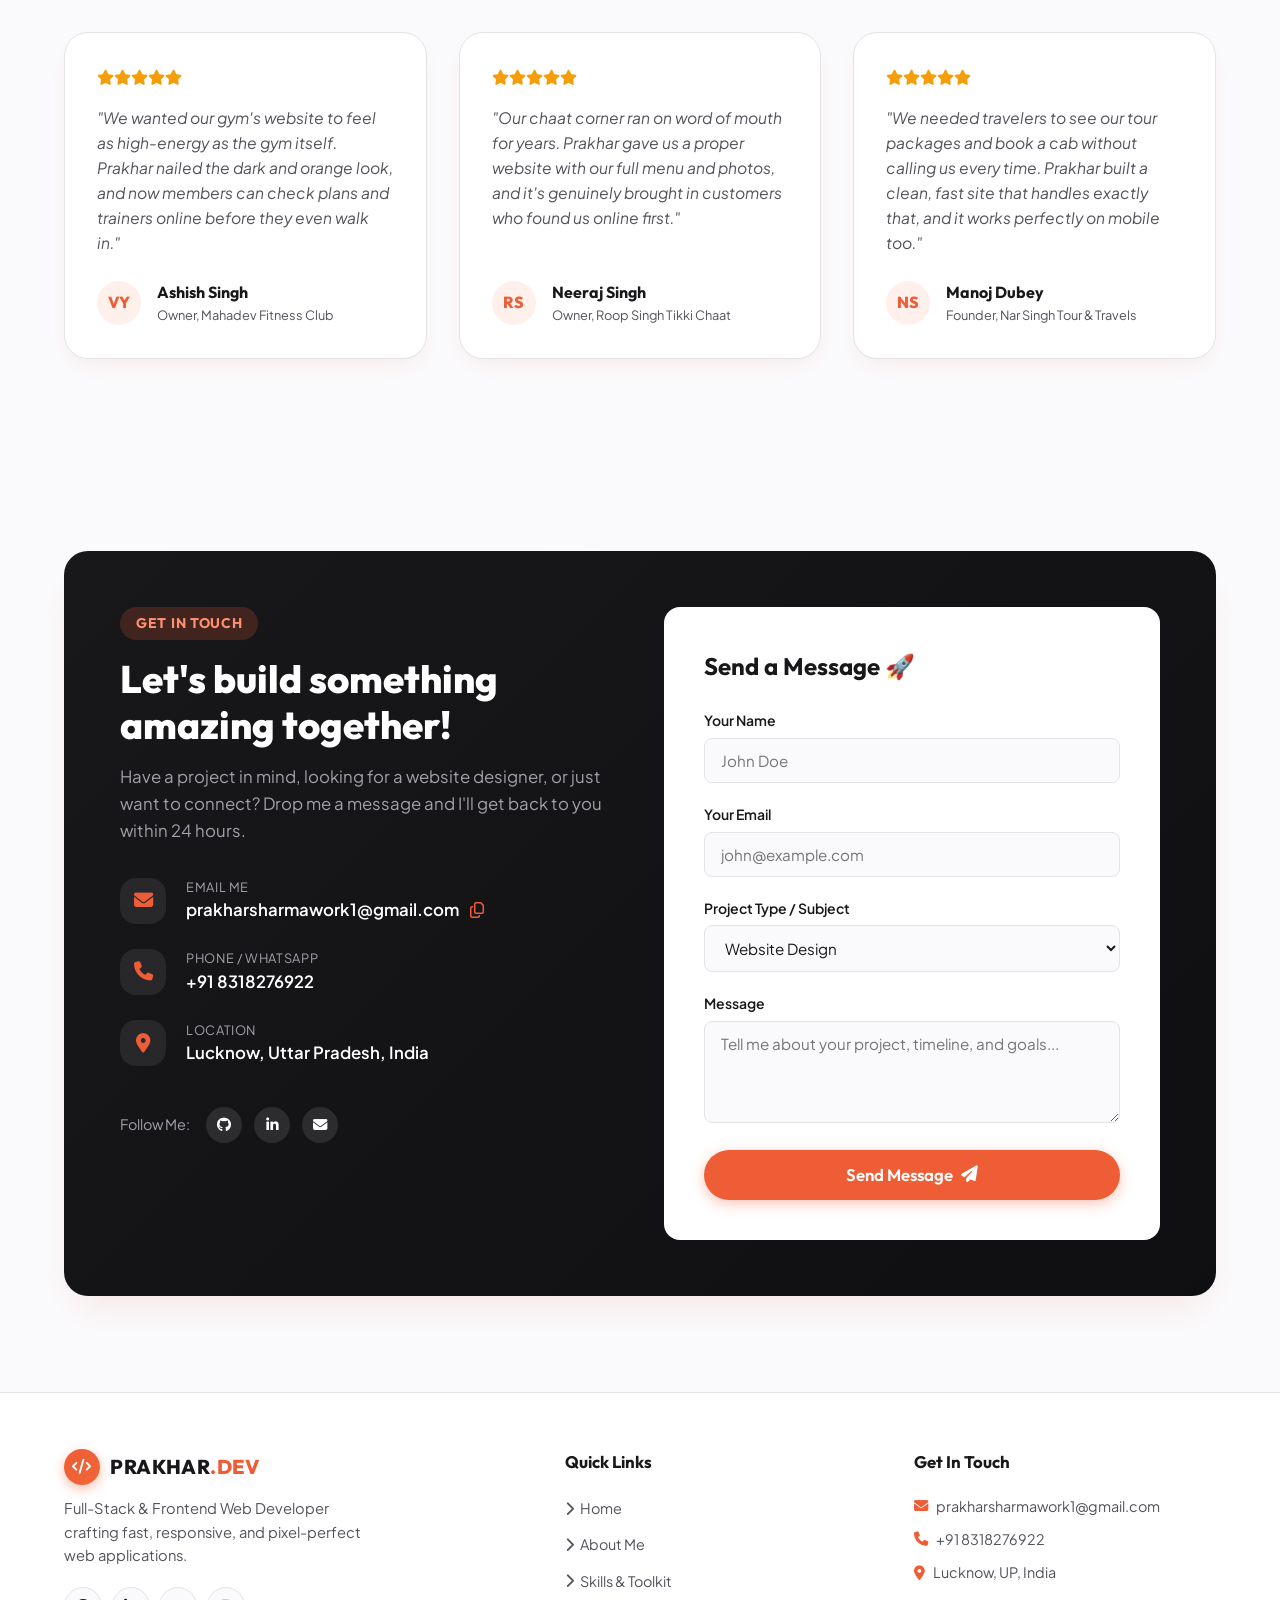
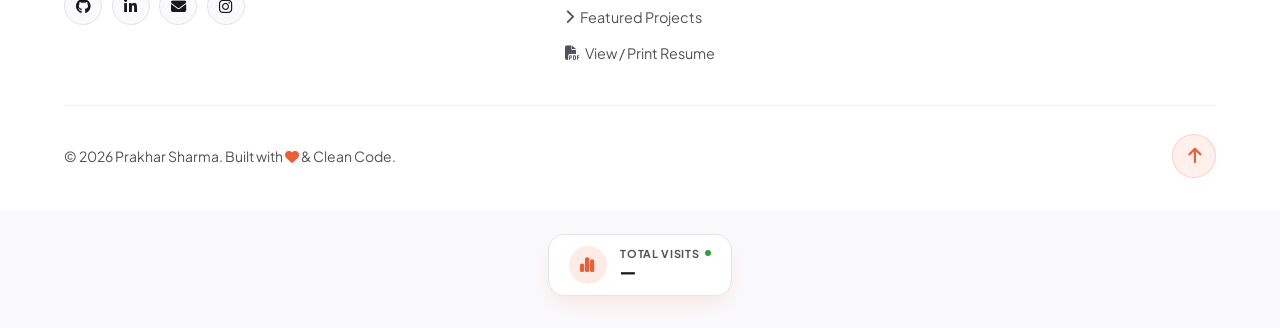
<file: portfolio-index1.html>
<!DOCTYPE html>
<html lang="en" data-theme="light">
<head>
    <meta charset="UTF-8">
    <meta name="viewport" content="width=device-width, initial-scale=1.0">
    <title>Prakhar Sharma | Website Designer & Developer</title>
    <meta name="description" content="Portfolio of Prakhar Sharma - A creative Website Designer and Developer building fast, functional, and beautiful web experiences.">
    <!-- Google Fonts -->
    <link rel="preconnect" href="https://fonts.googleapis.com">
    <link rel="preconnect" href="https://fonts.gstatic.com" crossorigin>
    <link href="https://fonts.googleapis.com/css2?family=Outfit:wght@400;500;600;700;800&family=Plus+Jakarta+Sans:wght@400;500;600;700&display=swap" rel="stylesheet">
    <!-- FontAwesome Icons -->
    <link rel="stylesheet" href="https://cdnjs.cloudflare.com/ajax/libs/font-awesome/6.4.0/css/all.min.css">
    <link rel="stylesheet" href="style.css">
</head>
<body>

    <!-- Curved Floating Header Navigation -->
    <header class="navbar" id="navbar">
        <div class="nav-container">
            
            <!-- Brand Logo -->
            <a href="#hero" class="logo">
                <span class="logo-icon-badge"><i class="fa-solid fa-code"></i></span>
                <span class="logo-text">PRAKHAR<span class="logo-dot">.DEV</span></span>
            </a>

            <!-- Navigation Links Wrapper (Desktop Centered Split, Mobile Drawer Dropdown) -->
            <nav class="nav-menu" id="nav-menu">
                <div class="nav-group nav-left">
                    <a href="#hero" class="nav-link active"><i class="fa-solid fa-house nav-icon"></i> <span>Home</span></a>
                    <a href="#about" class="nav-link"><i class="fa-solid fa-user nav-icon"></i> <span>About</span></a>
                    <a href="#skills" class="nav-link"><i class="fa-solid fa-laptop-code nav-icon"></i> <span>Skills</span></a>
                </div>

                <div class="nav-group nav-right">
                    <a href="#projects" class="nav-link"><i class="fa-solid fa-briefcase nav-icon"></i> <span>Projects</span></a>
                    <a href="#experience" class="nav-link"><i class="fa-solid fa-graduation-cap nav-icon"></i> <span>Experience</span></a>
                    <a href="#contact" class="nav-link"><i class="fa-solid fa-paper-plane nav-icon"></i> <span>Contact</span></a>
                </div>
            </nav>

            <!-- Action Buttons (Theme Toggle & Mobile Hamburger) -->
            <div class="nav-actions">
                <button class="theme-toggle" id="theme-toggle" aria-label="Toggle Theme">
                    <i class="fa-solid fa-moon"></i>
                </button>
                <button class="mobile-toggle" id="mobile-toggle" aria-label="Toggle Menu">
                    <i class="fa-solid fa-bars"></i>
                </button>
            </div>
        </div>
    </header>

    <!-- Hero Section -->
    <section class="hero" id="hero">
        <div class="container hero-container">
            <!-- Top Hello Pill -->
            <div class="hero-top-badge">
                <div class="speech-bubble">
                    <span>Hello!</span>
                    <svg class="doodle-spark spark-left" viewBox="0 0 24 24" fill="none" stroke="currentColor" stroke-width="2">
                        <path d="M12 2v4M12 18v4M2 12h4M18 12h4M4.93 4.93l2.83 2.83M16.24 16.24l2.83 2.83M4.93 19.07l2.83-2.83M16.24 7.76l2.83-2.83"/>
                    </svg>
                    <svg class="doodle-spark spark-right" viewBox="0 0 24 24" fill="none" stroke="currentColor" stroke-width="2">
                        <path d="M12 2v4M12 18v4M2 12h4M18 12h4M4.93 4.93l2.83 2.83M16.24 16.24l2.83 2.83M4.93 19.07l2.83-2.83M16.24 7.76l2.83-2.83"/>
                    </svg>
                </div>
            </div>

            <!-- Main Heading with Custom Accent Underlines -->
            <div class="hero-header">
                <h1 class="hero-title">
                    I'm <span class="name-highlight">Prakhar<svg class="underline-orange" viewBox="0 0 200 12" fill="none"><path d="M2 9C50 3 150 3 198 9" stroke="#EE5D36" stroke-width="5" stroke-linecap="round"/></svg></span>,
                    <br>
                    <span class="role-highlight">Website Designer & Developer<svg class="underline-green" viewBox="0 0 400 14" fill="none"><path d="M2 10C100 2 300 2 398 10" stroke="#2EA043" stroke-width="5" stroke-linecap="round"/></svg></span>
                </h1>
            </div>

            <!-- Grid Layout: Left Content, Center Image Arch, Right Badges -->
            <div class="hero-grid">
                
                <!-- Left Sub-Block -->
                <div class="hero-left">
                    <div class="motto-badge">
                        <i class="fa-solid fa-code"></i> Code. Create. Repeat.
                    </div>
                    <p class="hero-description">
                        I'm Prakhar Sharma, a developer building web experiences that are fast, functional, and a little bit fun.
                    </p>
                    <div class="hero-cta-group">
                        <a href="#projects" class="btn btn-primary btn-lg">
                            View Work <i class="fa-solid fa-arrow-down"></i>
                        </a>
                        <a href="resume.html" target="_blank" class="btn btn-outline btn-lg">
                            <i class="fa-solid fa-file-arrow-down"></i> View / Download Resume
                        </a>
                    </div>

                    <div class="hero-status">
                        <span class="status-dot pulse"></span>
                        <span class="status-text">Available for freelance & full-time work</span>
                    </div>
                </div>

                <!-- Center Photo Arch Container -->
                <div class="hero-center">
                    <div class="photo-arch-wrapper">
                        <!-- Orange Arch Background -->
                        <div class="orange-arch"></div>
                        <!-- Hero Photo -->
                        <div class="photo-container">
                            <img src="prakhar-hero.png" alt="Prakhar Sharma - Website Designer & Developer" class="hero-photo">
                        </div>
                        
                        <!-- Floating Tech Tags -->
                        <div class="floating-badge badge-react">
                            <i class="fa-brands fa-react"></i> React
                        </div>
                        <div class="floating-badge badge-figma">
                            <i class="fa-brands fa-figma"></i> UI/UX
                        </div>
                        <div class="floating-badge badge-code">
                            <i class="fa-solid fa-bolt"></i> Clean Code
                        </div>
                    </div>
                </div>

                <!-- Right Sub-Block: Ratings & Experience -->
                <div class="hero-right">
                    <div class="experience-card">
                        <div class="stars-container">
                            <i class="fa-solid fa-star"></i>
                            <i class="fa-solid fa-star"></i>
                            <i class="fa-solid fa-star"></i>
                            <i class="fa-solid fa-star"></i>
                            <i class="fa-solid fa-star"></i>
                        </div>
                        <div class="exp-number">1.5+ Years</div>
                        <div class="exp-label">Experience</div>
                    </div>

                    <div class="mini-stat-card">
                        <div class="stat-icon"><i class="fa-solid fa-layer-group"></i></div>
                        <div class="stat-info">
                            <h4>15+ Projects</h4>
                            <p>Successfully Shipped</p>
                        </div>
                    </div>

                    <div class="social-quick-links">
                        <a href="https://github.com/prakharsharma123" target="_blank" aria-label="GitHub"><i class="fa-brands fa-github"></i></a>
                        <a href="https://linkedin.com/in/prakhar-sharma-06april" target="_blank" aria-label="LinkedIn"><i class="fa-brands fa-linkedin-in"></i></a>
                        <a href="mailto:prakharsharmawork1@gmail.com" aria-label="Email"><i class="fa-solid fa-envelope"></i></a>
                    </div>
                </div>

            </div>
        </div>
    </section>

    <!-- Key Metrics Banner -->
    <section class="metrics-banner">
        <div class="container metrics-grid">
            <div class="metric-item">
                <span class="metric-num" data-target="15">15+</span>
                <span class="metric-text">Completed Projects</span>
            </div>
            <div class="metric-divider"></div>
            <div class="metric-item">
                <span class="metric-num" data-target="1.5">1.5+</span>
                <span class="metric-text">Years Building Web Apps</span>
            </div>
            <div class="metric-divider"></div>
            <div class="metric-item">
                <span class="metric-num">100%</span>
                <span class="metric-text">Client Satisfaction</span>
            </div>
            <div class="metric-divider"></div>
            <div class="metric-item">
                <span class="metric-num">24h</span>
                <span class="metric-text">Response Commitment</span>
            </div>
        </div>
    </section>

    <!-- About Section -->
    <section class="section about-section" id="about">
        <div class="container">
            <div class="section-title-wrapper text-center">
                <span class="section-tag">About Me</span>
                <h2 class="section-title">Designing Solutions. Coding Experiences.</h2>
                <p class="section-subtitle">Combining artistic UI design with robust, modern web development.</p>
            </div>

            <div class="about-grid">
                <div class="about-card story-card">
                    <div class="card-icon"><i class="fa-solid fa-user-astronaut"></i></div>
                    <h3>Who I Am</h3>
                    <p>
                        Hi, I'm <strong>Prakhar Sharma</strong>! I'm a passionate Website Designer & Developer currently pursuing my <strong>BCA (Bachelor of Computer Applications)</strong> from <strong>Maharishi University of Information and Technology (MUIT)</strong>. I completed my intermediate education under the <strong>ICSE / ISC Board</strong>.
                    </p>
                    <p>
                        Over the past 1.5+ years, I've designed and built high-performing live web applications, full-stack Node.js/Express backends, and responsive frontends across multiple domains.
                    </p>
                    
                    <div class="about-highlights">
                        <div class="highlight-chip"><i class="fa-solid fa-check"></i> BCA at MUIT University</div>
                        <div class="highlight-chip"><i class="fa-solid fa-check"></i> ICSE Board Schooling</div>
                        <div class="highlight-chip"><i class="fa-solid fa-check"></i> Full-Stack & REST APIs</div>
                        <div class="highlight-chip"><i class="fa-solid fa-check"></i> Pixel Perfect UI/UX</div>
                    </div>
                </div>

                <div class="about-card philosophy-card">
                    <div class="card-icon"><i class="fa-solid fa-lightbulb"></i></div>
                    <h3>Design & Dev Philosophy</h3>
                    <div class="philosophy-list">
                        <div class="philosophy-item">
                            <span class="num-badge">01</span>
                            <div>
                                <h4>User-Centric Design</h4>
                                <p>Every pixel serves a purpose. Interface design should feel intuitive, crisp, and enjoyable to navigate.</p>
                            </div>
                        </div>
                        <div class="philosophy-item">
                            <span class="num-badge">02</span>
                            <div>
                                <h4>Performance First</h4>
                                <p>Fast load times, smooth transitions, and optimized code guarantee user engagement and retention.</p>
                            </div>
                        </div>
                        <div class="philosophy-item">
                            <span class="num-badge">03</span>
                            <div>
                                <h4>Continuous Learning</h4>
                                <p>Technology constantly evolves. I stay on the cutting edge of front-end frameworks and design trends.</p>
                            </div>
                        </div>
                    </div>

                    <div class="resume-cta" style="display: flex; flex-direction: column; gap: 0.75rem;">
                        <a href="resume.html" target="_blank" class="btn btn-primary w-100"><i class="fa-solid fa-file-pdf"></i> View & Download Resume (PDF)</a>
                        <a href="#contact" class="btn btn-outline w-100"><i class="fa-solid fa-paper-plane"></i> Contact Me</a>
                    </div>
                </div>
            </div>
        </div>
    </section>

    <!-- Skills & Expertise -->
    <section class="section skills-section" id="skills">
        <div class="container">
            <div class="section-title-wrapper text-center">
                <span class="section-tag">My Toolkit</span>
                <h2 class="section-title">Skills & Technologies</h2>
                <p class="section-subtitle">Here are the programming languages, databases, web frameworks, and analysis tools I work with daily.</p>
            </div>

            <div class="skills-grid">
                <!-- Web & Full Stack Development Skills -->
                <div class="skill-category-card">
                    <div class="category-header">
                        <div class="category-icon dev-icon"><i class="fa-solid fa-code"></i></div>
                        <div>
                            <h3>Full-Stack & Web Engineering</h3>
                            <p>Languages, frameworks & REST APIs</p>
                        </div>
                    </div>
                    <div class="skill-bars">
                        <div class="skill-bar-item">
                            <div class="skill-info">
                                <span>Python & Flask Backend</span>
                                <span>90%</span>
                            </div>
                            <div class="progress-track"><div class="progress-fill" style="width: 90%;"></div></div>
                        </div>
                        <div class="skill-bar-item">
                            <div class="skill-info">
                                <span>JavaScript (ES6+), Node.js & Express</span>
                                <span>92%</span>
                            </div>
                            <div class="progress-track"><div class="progress-fill" style="width: 92%;"></div></div>
                        </div>
                        <div class="skill-bar-item">
                            <div class="skill-info">
                                <span>HTML5 / CSS3 / Responsive UI</span>
                                <span>95%</span>
                            </div>
                            <div class="progress-track"><div class="progress-fill" style="width: 95%;"></div></div>
                        </div>
                        <div class="skill-bar-item">
                            <div class="skill-info">
                                <span>React.js / Angular.js</span>
                                <span>85%</span>
                            </div>
                            <div class="progress-track"><div class="progress-fill" style="width: 85%;"></div></div>
                        </div>
                    </div>
                </div>

                <!-- Database & Data Analytics -->
                <div class="skill-category-card">
                    <div class="category-header">
                        <div class="category-icon design-icon"><i class="fa-solid fa-database"></i></div>
                        <div>
                            <h3>Databases & Data Analytics</h3>
                            <p>Data management, query design & visualization</p>
                        </div>
                    </div>
                    <div class="skill-bars">
                        <div class="skill-bar-item">
                            <div class="skill-info">
                                <span>MongoDB (NoSQL Database)</span>
                                <span>90%</span>
                            </div>
                            <div class="progress-track"><div class="progress-fill" style="width: 90%;"></div></div>
                        </div>
                        <div class="skill-bar-item">
                            <div class="skill-info">
                                <span>MySQL / SQL Database</span>
                                <span>88%</span>
                            </div>
                            <div class="progress-track"><div class="progress-fill" style="width: 88%;"></div></div>
                        </div>
                        <div class="skill-bar-item">
                            <div class="skill-info">
                                <span>Data Analysis (Excel, Tableau, Jupyter)</span>
                                <span>85%</span>
                            </div>
                            <div class="progress-track"><div class="progress-fill" style="width: 85%;"></div></div>
                        </div>
                        <div class="skill-bar-item">
                            <div class="skill-info">
                                <span>Figma & UI Wireframing</span>
                                <span>90%</span>
                            </div>
                            <div class="progress-track"><div class="progress-fill" style="width: 90%;"></div></div>
                        </div>
                    </div>
                </div>
            </div>

            <!-- Tech Stack Pills -->
            <div class="tech-stack-container">
                <span class="stack-badge"><i class="fa-brands fa-python"></i> Python</span>
                <span class="stack-badge"><i class="fa-solid fa-leaf"></i> MongoDB</span>
                <span class="stack-badge"><i class="fa-solid fa-database"></i> MySQL</span>
                <span class="stack-badge"><i class="fa-brands fa-js"></i> JavaScript</span>
                <span class="stack-badge"><i class="fa-brands fa-node-js"></i> Node.js & Express</span>
                <span class="stack-badge"><i class="fa-brands fa-html5"></i> HTML5</span>
                <span class="stack-badge"><i class="fa-brands fa-css3-alt"></i> CSS3</span>
                <span class="stack-badge"><i class="fa-brands fa-react"></i> React</span>
                <span class="stack-badge"><i class="fa-brands fa-figma"></i> Figma</span>
                <span class="stack-badge"><i class="fa-brands fa-git-alt"></i> Git & GitHub</span>
                <span class="stack-badge"><i class="fa-solid fa-chart-pie"></i> Excel & Tableau</span>
            </div>
        </div>
    </section>

    <!-- Projects Portfolio Section -->
    <section class="section projects-section" id="projects">
        <div class="container">
            <div class="section-title-wrapper text-center">
                <span class="section-tag">Featured Works</span>
                <h2 class="section-title">Recent Design & Development Projects</h2>
                <p class="section-subtitle">Take a look at some of the web experiences I've designed and built recently.</p>
            </div>

            <!-- Category Filters -->
            <div class="portfolio-filter-buttons">
                <button class="filter-btn active" data-filter="all">All Projects</button>
                <button class="filter-btn" data-filter="fullstack">Full Stack & Backend</button>
                <button class="filter-btn" data-filter="frontend">Frontend & UI</button>
            </div>

            <!-- Projects Grid -->
            <div class="projects-grid">
                <!-- Project Card 0: PrakharChatBox -->
                <div class="project-card" data-category="fullstack backend">
                    <div class="project-img-wrapper">
                        <a href="https://prakhar-chatbox.onrender.com/" target="_blank">
                            <img src="project-chatbox.jpg" alt="PrakharChatBox">
                        </a>
                        <div class="project-overlay">
                            <button class="btn btn-light btn-sm open-modal" data-project="5">Quick Details</button>
                        </div>
                    </div>
                    <div class="project-content">
                        <div class="project-tags">
                            <span class="tag">AI Chatbot</span>
                            <span class="tag">Python / Flask</span>
                            <span class="tag">Google Gemini API</span>
                        </div>
                        <h3 class="project-title">PrakharChatBox</h3>
                        <p class="project-desc">Live conversational AI assistant powered by Google Gemini API answering portfolio visitor queries in real-time.</p>
                        <div class="project-footer">
                            <a href="https://prakhar-chatbox.onrender.com/" target="_blank" class="project-link">Visit Website <i class="fa-solid fa-arrow-up-right-from-square"></i></a>
                            <div class="project-socials">
                                <a href="https://prakhar-chatbox.onrender.com/" target="_blank" title="Live Site"><i class="fa-solid fa-globe"></i></a>
                                <a href="#" class="open-modal" data-project="5" title="Project Details"><i class="fa-solid fa-circle-info"></i></a>
                                <a href="https://github.com/prakharsharma123/prakhar-bot" target="_blank" aria-label="GitHub"><i class="fa-brands fa-github"></i></a>
                            </div>
                        </div>
                    </div>
                </div>
                <!-- Project Card 00: Gym Management System -->
                <div class="project-card" data-category="fullstack">
                    <div class="project-img-wrapper">
                        <a href="https://gym-management-system-7zgt.onrender.com/" target="_blank">
                            <img src="project-2.png" alt="Gym Management System">
                        </a>
                        <div class="project-overlay">
                            <button class="btn btn-light btn-sm open-modal" data-project="6">Quick Details</button>
                        </div>
                    </div>
                    <div class="project-content">
                        <div class="project-tags">
                            <span class="tag">Render Hosted</span>
                            <span class="tag">Node.js / Express</span>
                        </div>
                        <h3 class="project-title">Gym Management System</h3>
                        <p class="project-desc">Database-Driven Admin Platform for gym member records with full CRUD, custom authentication, and a live database.</p>
                        <div class="project-footer">
                            <a href="https://gym-management-system-7zgt.onrender.com/" target="_blank" class="project-link">Visit Web App <i class="fa-solid fa-arrow-up-right-from-square"></i></a>
                            <div class="project-socials">
                                <a href="https://gym-management-system-7zgt.onrender.com/" target="_blank" title="Live Web App"><i class="fa-solid fa-server"></i></a>
                                <a href="#" class="open-modal" data-project="6" title="Project Details"><i class="fa-solid fa-circle-info"></i></a>
                                <a href="https://github.com/prakharsharma123/gym-management-system" target="_blank" aria-label="GitHub"><i class="fa-brands fa-github"></i></a>
                            </div>
                        </div>
                    </div>
                </div>

                <!-- Project Card 1: Mahadev Fitness Club -->
                <div class="project-card" data-category="fullstack frontend">
                    <div class="project-img-wrapper">
                        <img src="mahadev-fitness.png" alt="Mahadev Fitness Club Website">
                        <div class="project-overlay">
                            <button class="btn btn-light btn-sm open-modal" data-project="1">Quick Details</button>
                        </div>
                    </div>
                    <div class="project-content">
                        <div class="project-tags">
                            <span class="tag">Live Website</span>
                            <span class="tag">Gym Platform</span>
                            <span class="tag">Frontend</span>
                        </div>
                        <h3 class="project-title">Mahadev Fitness Club</h3>
                        <p class="project-desc">Modern fitness platform featuring workout plans, membership tiers, trainer profiles, equipment showcases, and high-energy UI aesthetics.</p>
                        <div class="project-footer">
                            <a href="https://www.mahadevfitnessclub.in/" target="_blank" class="project-link">Visit Website <i class="fa-solid fa-arrow-up-right-from-square"></i></a>
                            <div class="project-socials">
                                <a href="https://www.mahadevfitnessclub.in/" target="_blank" title="Live Site"><i class="fa-solid fa-globe"></i></a>
                                <a href="#" class="open-modal" data-project="1" title="Project Details"><i class="fa-solid fa-circle-info"></i></a>
                                <a href="https://github.com/prakharsharma123/MahadevFitnessClub" target="_blank" aria-label="GitHub"><i class="fa-brands fa-github"></i></a>
                            </div>
                        </div>
                    </div>
                </div>

                <!-- Project Card 2: Mahadev Fitness Backend API -->
                <div class="project-card" data-category="fullstack backend">
                    <div class="project-img-wrapper">
                        <img src="mahadev-backend.png" alt="Mahadev Fitness Club Backend API">
                        <div class="project-overlay">
                            <button class="btn btn-light btn-sm open-modal" data-project="2">Quick Details</button>
                        </div>
                    </div>
                    <div class="project-content">
                        <div class="project-tags">
                            <span class="tag">Render Hosted</span>
                            <span class="tag">Python & Flask Backend</span>
                            <span class="tag">Dashboard</span>
                        </div>
                        <h3 class="project-title">Mahadev Fitness Backend System</h3>
                        <p class="project-desc">Scalable REST API backend deployed on Render powering authentication, membership subscriptions, data endpoints, and backend business logic.</p>
                        <div class="project-footer">
                            <a href="https://mahadevfitnessclub-backend.onrender.com/" target="_blank" class="project-link">Live Backend <i class="fa-solid fa-arrow-up-right-from-square"></i></a>
                            <div class="project-socials">
                                <a href="https://mahadevfitnessclub-backend.onrender.com/" target="_blank" title="Render API"><i class="fa-solid fa-server"></i></a>
                                <a href="#" class="open-modal" data-project="2" title="Project Details"><i class="fa-solid fa-circle-info"></i></a>
                                <a href="https://github.com/prakharsharma123/mahadevfitnessclub-backend-" target="_blank" aria-label="GitHub"><i class="fa-brands fa-github"></i></a>
                            </div>
                        </div>
                    </div>
                </div>

                <!-- Project Card 3: Roop Singh Tikki Chaat -->
                <div class="project-card" data-category="frontend">
                    <div class="project-img-wrapper">
                        <img src="roop-singh-tikki.png" alt="Roop Singh Tikki Chaat Website">
                        <div class="project-overlay">
                            <button class="btn btn-light btn-sm open-modal" data-project="3">Quick Details</button>
                        </div>
                    </div>
                    <div class="project-content">
                        <div class="project-tags">
                            <span class="tag">Live Website</span>
                            <span class="tag">Food / Menu</span>
                            <span class="tag">UI/UX</span>
                        </div>
                        <h3 class="project-title">Roop Singh Tikki Chaat</h3>
                        <p class="project-desc">An appetizing digital restaurant showcase displaying street food menus, tikki chaat specials, online order inquiries, and catering info.</p>
                        <div class="project-footer">
                            <a href="https://www.roopsinghtikkichaat.in/" target="_blank" class="project-link">Visit Website <i class="fa-solid fa-arrow-up-right-from-square"></i></a>
                            <div class="project-socials">
                                <a href="https://www.roopsinghtikkichaat.in/" target="_blank" title="Live Site"><i class="fa-solid fa-utensils"></i></a>
                                <a href="#" class="open-modal" data-project="3" title="Project Details"><i class="fa-solid fa-circle-info"></i></a>
                                <a href="https://github.com/prakharsharma123/roopsinghtikkichaat" target="_blank" aria-label="GitHub"><i class="fa-brands fa-github"></i></a>
                            </div>
                        </div>
                    </div>
                </div>

                <!-- Project Card 4: Nar Singh Tour & Travels -->
                <div class="project-card" data-category="frontend">
                    <div class="project-img-wrapper">
                        <img src="nar-singh-travels.png" alt="Nar Singh Tour & Travels Platform">
                        <div class="project-overlay">
                            <button class="btn btn-light btn-sm open-modal" data-project="4">Quick Details</button>
                        </div>
                    </div>
                    <div class="project-content">
                        <div class="project-tags">
                            <span class="tag">Vercel Deployed</span>
                            <span class="tag">Travel & Tourism</span>
                            <span class="tag">Frontend</span>
                        </div>
                        <h3 class="project-title">Nar Singh Tour & Travels</h3>
                        <p class="project-desc">Comprehensive travel agency booking web app hosted on Vercel. Features North India tour packages, outstation taxi booking, and quick contact forms.</p>
                        <div class="project-footer">
                            <a href="https://nar-singh-tour-trevels.vercel.app/" target="_blank" class="project-link">Visit Web App <i class="fa-solid fa-arrow-up-right-from-square"></i></a>
                            <div class="project-socials">
                                <a href="https://nar-singh-tour-trevels.vercel.app/" target="_blank" title="Vercel App"><i class="fa-solid fa-route"></i></a>
                                <a href="#" class="open-modal" data-project="4" title="Project Details"><i class="fa-solid fa-circle-info"></i></a>
                                <a href="https://github.com/prakharsharma123/NarSinghTour-Trevels" target="_blank" aria-label="GitHub"><i class="fa-brands fa-github"></i></a>
                            </div>
                        </div>
                    </div>
                </div>

            </div>
        </div>
    </section>

    <!-- Education & Experience Section -->
    <section class="section experience-section" id="experience">
        <div class="container">
            <div class="section-title-wrapper text-center">
                <span class="section-tag">Academic & Career</span>
                <h2 class="section-title">Education & Real-World Projects</h2>
                <p class="section-subtitle">My academic qualifications and hands-on web application development achievements.</p>
            </div>

            <div class="timeline-wrapper">
                
                <!-- Item 1 (Top): Currently doing Internship at Sunsystechsol -->
                <div class="timeline-item">
                    <div class="timeline-dot"></div>
                    <div class="timeline-content">
                        <div class="timeline-header">
                            <span class="timeline-date">Currently Active</span>
                            <span class="badge-role">Current Internship</span>
                        </div>
                        <h3>Full Stack | Front-End | Back-End Developer Intern</h3>
                        <p class="company-name"><i class="fa-solid fa-briefcase"></i> Sunsystechsol Internship</p>
                        <p class="timeline-desc">
                            Currently working as a Full Stack, Front-End, and Back-End Developer Intern at Sunsystechsol. Building scalable web architectures, REST APIs, dynamic user interfaces, and full-stack solutions.
                        </p>
                        <div class="timeline-tags">
                            <span>Sunsystechsol</span>
                            <span>Full Stack</span>
                            <span>Front-End</span>
                            <span>Back-End</span>
                            <span>Internship</span>
                        </div>
                    </div>
                </div>

                <!-- Item 2 (Middle): BCA Currently Doing (2024 - 2027) -->
                <div class="timeline-item">
                    <div class="timeline-dot"></div>
                    <div class="timeline-content">
                        <div class="timeline-header">
                            <span class="timeline-date">2024 - 2027</span>
                            <span class="badge-role">Higher Education</span>
                        </div>
                        <h3>Bachelor of Computer Applications (BCA)</h3>
                        <p class="company-name"><i class="fa-solid fa-building-columns"></i> Maharishi University of Information and Technology (MUIT)</p>
                        <p class="timeline-desc">
                            Currently pursuing BCA degree (2024 - 2027). Specializing in computer applications, full-stack web software development, algorithms, database management, and web engineering.
                        </p>
                        <div class="timeline-tags">
                            <span>BCA (2024-2027)</span>
                            <span>MUIT University</span>
                            <span>Computer Applications</span>
                            <span>Software Engineering</span>
                        </div>
                    </div>
                </div>

                <!-- Item 3 (Bottom): Intermediate 12th Pass in 2023 ICSE -->
                <div class="timeline-item">
                    <div class="timeline-dot"></div>
                    <div class="timeline-content">
                        <div class="timeline-header">
                            <span class="timeline-date">Passed in 2023</span>
                            <span class="badge-role">School Education</span>
                        </div>
                        <h3>Intermediate (Class XII)</h3>
                        <p class="company-name"><i class="fa-solid fa-graduation-cap"></i> ICSE Board</p>
                        <p class="timeline-desc">
                            Completed Intermediate schooling (Class XII) in 2023 under ICSE Board (Indian Certificate of Secondary Education) with strong foundation in Science, Mathematics, and Computer Applications.
                        </p>
                        <div class="timeline-tags">
                            <span>ICSE Board</span>
                            <span>Passed in 2023</span>
                            <span>Class XII</span>
                            <span>Mathematics & Science</span>
                        </div>
                    </div>
                </div>

            </div>
        </div>
    </section>

    <!-- Testimonials / Praise Section -->
    <section class="section testimonials-section">
        <div class="container">
            <div class="section-title-wrapper text-center">
                <span class="section-tag">Client Feedback</span>
                <h2 class="section-title">What People Say About My Work</h2>
                <p class="section-subtitle">Feedback from clients and project collaborators.</p>
            </div>

            <div class="testimonials-grid">
                <div class="testimonial-card">
                    <div class="rating">
                        <i class="fa-solid fa-star"></i><i class="fa-solid fa-star"></i><i class="fa-solid fa-star"></i><i class="fa-solid fa-star"></i><i class="fa-solid fa-star"></i>
                    </div>
                    <p class="quote">
                        "We wanted our gym's website to feel as high-energy as the gym itself. Prakhar nailed the dark and orange look, and now members can check plans and trainers online before they even walk in."
                    </p>
                    <div class="client-info">
                        <div class="client-avatar">VY</div>
                        <div>
                            <h4>Ashish Singh</h4>
                            <p>Owner, Mahadev Fitness Club</p>
                        </div>
                    </div>
                </div>

                <div class="testimonial-card">
                    <div class="rating">
                        <i class="fa-solid fa-star"></i><i class="fa-solid fa-star"></i><i class="fa-solid fa-star"></i><i class="fa-solid fa-star"></i><i class="fa-solid fa-star"></i>
                    </div>
                    <p class="quote">
                        "Our chaat corner ran on word of mouth for years. Prakhar gave us a proper website with our full menu and photos, and it's genuinely brought in customers who found us online first."
                    </p>
                    <div class="client-info">
                        <div class="client-avatar">RS</div>
                        <div>
                            <h4>Neeraj Singh</h4>
                            <p>Owner, Roop Singh Tikki Chaat</p>
                        </div>
                    </div>
                </div>

                <div class="testimonial-card">
                    <div class="rating">
                        <i class="fa-solid fa-star"></i><i class="fa-solid fa-star"></i><i class="fa-solid fa-star"></i><i class="fa-solid fa-star"></i><i class="fa-solid fa-star"></i>
                    </div>
                    <p class="quote">
                        "We needed travelers to see our tour packages and book a cab without calling us every time. Prakhar built a clean, fast site that handles exactly that, and it works perfectly on mobile too."
                    </p>
                    <div class="client-info">
                        <div class="client-avatar">NS</div>
                        <div>
                            <h4>Manoj Dubey</h4>
                            <p>Founder, Nar Singh Tour & Travels</p>
                        </div>
                    </div>
                </div>
            </div>
        </div>
    </section>

    <!-- Contact Section -->
    <section class="section contact-section" id="contact">
        <div class="container">
            <div class="contact-card-container">
                <div class="contact-info-col">
                    <span class="section-tag light-tag">Get In Touch</span>
                    <h2>Let's build something amazing together!</h2>
                    <p>Have a project in mind, looking for a website designer, or just want to connect? Drop me a message and I'll get back to you within 24 hours.</p>

                    <div class="contact-details">
                        <div class="contact-detail-item">
                            <div class="detail-icon"><i class="fa-solid fa-envelope"></i></div>
                            <div>
                                <span class="detail-label">Email Me</span>
                                <div class="email-copy-wrapper">
                                    <span class="detail-val" id="email-text">prakharsharmawork1@gmail.com</span>
                                    <button class="copy-btn" id="copy-email-btn" title="Copy Email"><i class="fa-regular fa-copy"></i></button>
                                </div>
                            </div>
                        </div>

                        <div class="contact-detail-item">
                            <div class="detail-icon"><i class="fa-solid fa-phone"></i></div>
                            <div>
                                <span class="detail-label">Phone / WhatsApp</span>
                                <span class="detail-val">+91 8318276922</span>
                            </div>
                        </div>

                        <div class="contact-detail-item">
                            <div class="detail-icon"><i class="fa-solid fa-location-dot"></i></div>
                            <div>
                                <span class="detail-label">Location</span>
                                <span class="detail-val">Lucknow, Uttar Pradesh, India</span>
                            </div>
                        </div>
                    </div>

                    <div class="contact-socials">
                        <span>Follow Me:</span>
                        <div class="social-icons">
                            <a href="https://github.com/prakharsharma123" target="_blank" aria-label="GitHub"><i class="fa-brands fa-github"></i></a>
                            <a href="https://linkedin.com/in/prakhar-sharma-06april" target="_blank" aria-label="LinkedIn"><i class="fa-brands fa-linkedin-in"></i></a>
                            <a href="mailto:prakharsharmawork1@gmail.com" aria-label="Email"><i class="fa-solid fa-envelope"></i></a>
                        </div>
                    </div>
                </div>

                <div class="contact-form-col">
                    <form class="contact-form" id="contact-form" action="https://formspree.io/f/xkodvodw" method="POST">
                        <h3>Send a Message 🚀</h3>
                        
                        <div class="form-group">
                            <label for="name">Your Name</label>
                            <input type="text" id="name" name="name" required placeholder="John Doe">
                        </div>

                        <div class="form-group">
                            <label for="email">Your Email</label>
                            <input type="email" id="email" name="email" required placeholder="john@example.com">
                        </div>

                        <div class="form-group">
                            <label for="subject">Project Type / Subject</label>
                            <select id="subject" name="subject" class="form-select">
                                <option value="Website Design">Website Design</option>
                                <option value="Front-end Development">Front-end Development</option>
                                <option value="Full Website Build">Full Website Build (Design + Dev)</option>
                                <option value="Job / Freelance Inquiry">Job / Freelance Inquiry</option>
                            </select>
                        </div>

                        <div class="form-group">
                            <label for="message">Message</label>
                            <textarea id="message" name="message" rows="4" required placeholder="Tell me about your project, timeline, and goals..."></textarea>
                        </div>

                        <button type="submit" class="btn btn-primary btn-lg w-100">
                            Send Message <i class="fa-solid fa-paper-plane"></i>
                        </button>
                    </form>
                </div>
            </div>
        </div>
    </section>


    <!-- Footer -->
    <footer class="footer">
        <div class="container">
            <div class="footer-top">
                <!-- Brand Column -->
                <div class="footer-brand">
                    <a href="#hero" class="logo">
                        <span class="logo-icon-badge"><i class="fa-solid fa-code"></i></span>
                        <span class="logo-text">PRAKHAR<span class="logo-dot">.DEV</span></span>
                    </a>
                    <p class="footer-tagline">
                        Full-Stack & Frontend Web Developer crafting fast, responsive, and pixel-perfect web applications.
                    </p>
                    <div class="footer-socials">
                        <a href="https://github.com/prakharsharma123" target="_blank" aria-label="GitHub"><i class="fa-brands fa-github"></i></a>
                        <a href="https://linkedin.com/in/prakhar-sharma-06april" target="_blank" aria-label="LinkedIn"><i class="fa-brands fa-linkedin-in"></i></a>
                        <a href="mailto:prakharsharmawork1@gmail.com" aria-label="Email"><i class="fa-solid fa-envelope"></i></a>
                        <a href="https://www.instagram.com/prakh.ar16/" aria-label="Instagram"><i class="fa-brands fa-instagram"></i></a>
                    </div>
                </div>

                <!-- Navigation Column -->
                <div class="footer-col">
                    <h4>Quick Links</h4>
                    <ul class="footer-links">
                        <li><a href="#hero"><i class="fa-solid fa-chevron-right"></i> Home</a></li>
                        <li><a href="#about"><i class="fa-solid fa-chevron-right"></i> About Me</a></li>
                        <li><a href="#skills"><i class="fa-solid fa-chevron-right"></i> Skills & Toolkit</a></li>
                        <li><a href="#projects"><i class="fa-solid fa-chevron-right"></i> Featured Projects</a></li>
                        <li><a href="resume.html" target="_blank"><i class="fa-solid fa-file-pdf"></i> View / Print Resume</a></li>
                    </ul>
                </div>

                <!-- Contact Info Column -->
                <div class="footer-col">
                    <h4>Get In Touch</h4>
                    <div class="footer-contact-info">
                        <p><i class="fa-solid fa-envelope"></i> prakharsharmawork1@gmail.com</p>
                        <p><i class="fa-solid fa-phone"></i> +91 8318276922</p>
                        <p><i class="fa-solid fa-location-dot"></i> Lucknow, UP, India</p>
                    </div>
                </div>
            </div>

            <!-- Footer Bottom Bar -->
            <div class="footer-bottom">
                <div class="footer-copy">
                    <p>&copy; 2026 Prakhar Sharma. Built with <i class="fa-solid fa-heart" style="color: var(--primary-orange);"></i> & Clean Code.</p>
                </div>

                <div class="footer-back-top">
                    <a href="#hero" class="back-top-btn" aria-label="Back to Top" title="Back to Top">
                        <i class="fa-solid fa-arrow-up"></i>
                    </a>
                </div>
            </div>
        </div>
    </footer>

    <!-- Project Detail Modal -->
    <div class="modal-backdrop" id="project-modal">
        <div class="modal-card">
            <button class="modal-close" id="modal-close"><i class="fa-solid fa-xmark"></i></button>
            <div class="modal-body" id="modal-body">
                <!-- Dynamically filled by JS -->
            </div>
        </div>
    </div>

    <!-- Toast Notification -->
    <div class="toast" id="toast">
        <i class="fa-solid fa-circle-check toast-icon"></i>
        <span class="toast-msg" id="toast-msg">Message sent successfully!</span>
    </div>

    
    <!-- <div id="visit-counter" class="visit-counter">
    <div class="visit-icon"><i class="fa-solid fa-chart-simple"></i></div>
    <div class="visit-text">
        <span class="visit-label">Total Visits <span class="live-dot"></span></span>
        <span class="visit-number" id="visit-count-num">0</span>
    </div>
</div> -->

<style>
    .visit-counter-wrap {
        display: flex;
        justify-content: center;
        padding: 1.5rem 1rem 2rem;
        background: var(--bg-main, #0F0F12);
    }
    .visit-counter {
        display: flex;
        align-items: center;
        gap: 0.85rem;
        padding: 0.7rem 1.25rem;
        background: var(--bg-card, #18181C);
        border: 1px solid var(--border-color, #2A2A30);
        border-radius: var(--radius-md, 16px);
        box-shadow: 0 10px 25px -5px rgba(238, 93, 54, 0.15);
        opacity: 0;
        transform: translateY(10px);
        animation: visitFadeIn 0.6s ease forwards 0.3s;
    }
    .visit-icon {
        width: 38px;
        height: 38px;
        flex-shrink: 0;
        display: flex;
        align-items: center;
        justify-content: center;
        border-radius: 50%;
        background: rgba(238, 93, 54, 0.12);
        color: var(--primary-orange, #EE5D36);
        font-size: 1.05rem;
    }
    .visit-text {
        display: flex;
        flex-direction: column;
        line-height: 1.25;
    }
    .visit-label {
        display: flex;
        align-items: center;
        gap: 6px;
        font-size: 0.68rem;
        font-weight: 700;
        letter-spacing: 0.06em;
        text-transform: uppercase;
        color: var(--text-muted, #A1A1AA);
    }
    .visit-number {
        font-family: var(--font-heading, 'Outfit', sans-serif);
        font-size: 1.15rem;
        font-weight: 700;
        color: var(--text-main, #F4F4F5);
    }
    .live-dot {
        width: 6px;
        height: 6px;
        border-radius: 50%;
        background: #2EA043;
        animation: livePulse 2s infinite;
    }
    @keyframes visitFadeIn {
        to { opacity: 1; transform: translateY(0); }
    }
    @keyframes livePulse {
        0% { box-shadow: 0 0 0 0 rgba(46, 160, 67, 0.5); }
        70% { box-shadow: 0 0 0 6px rgba(46, 160, 67, 0); }
        100% { box-shadow: 0 0 0 0 rgba(46, 160, 67, 0); }
    }
</style>

<div class="visit-counter-wrap">
    <div id="visit-counter" class="visit-counter">
        <div class="visit-icon"><i class="fa-solid fa-chart-simple"></i></div>
        <div class="visit-text">
            <span class="visit-label">Total Visits <span class="live-dot"></span></span>
            <span class="visit-number" id="visit-count-num">0</span>
        </div>
    </div>
</div>

<script>
(function () {
    const counterKey = 'prakharsharma123-portfolio-visits-x7q2f';
    const numEl = document.getElementById('visit-count-num');
    if (!numEl) return;

    function animateCount(target) {
        const duration = 1200;
        const start = performance.now();
        function tick(now) {
            const progress = Math.min((now - start) / duration, 1);
            const eased = 1 - Math.pow(1 - progress, 3);
            numEl.textContent = Math.floor(eased * target);
            if (progress < 1) requestAnimationFrame(tick);
        }
        requestAnimationFrame(tick);
    }

    fetch(`https://countapi.mileshilliard.com/api/v1/hit/${counterKey}`)
        .then(res => res.json())
        .then(data => animateCount(parseInt(data.value, 10)))
        .catch(() => { numEl.textContent = '—'; });
})();
</script>
    
    <script src="main.js"></script>
</body>
</html>
</file>
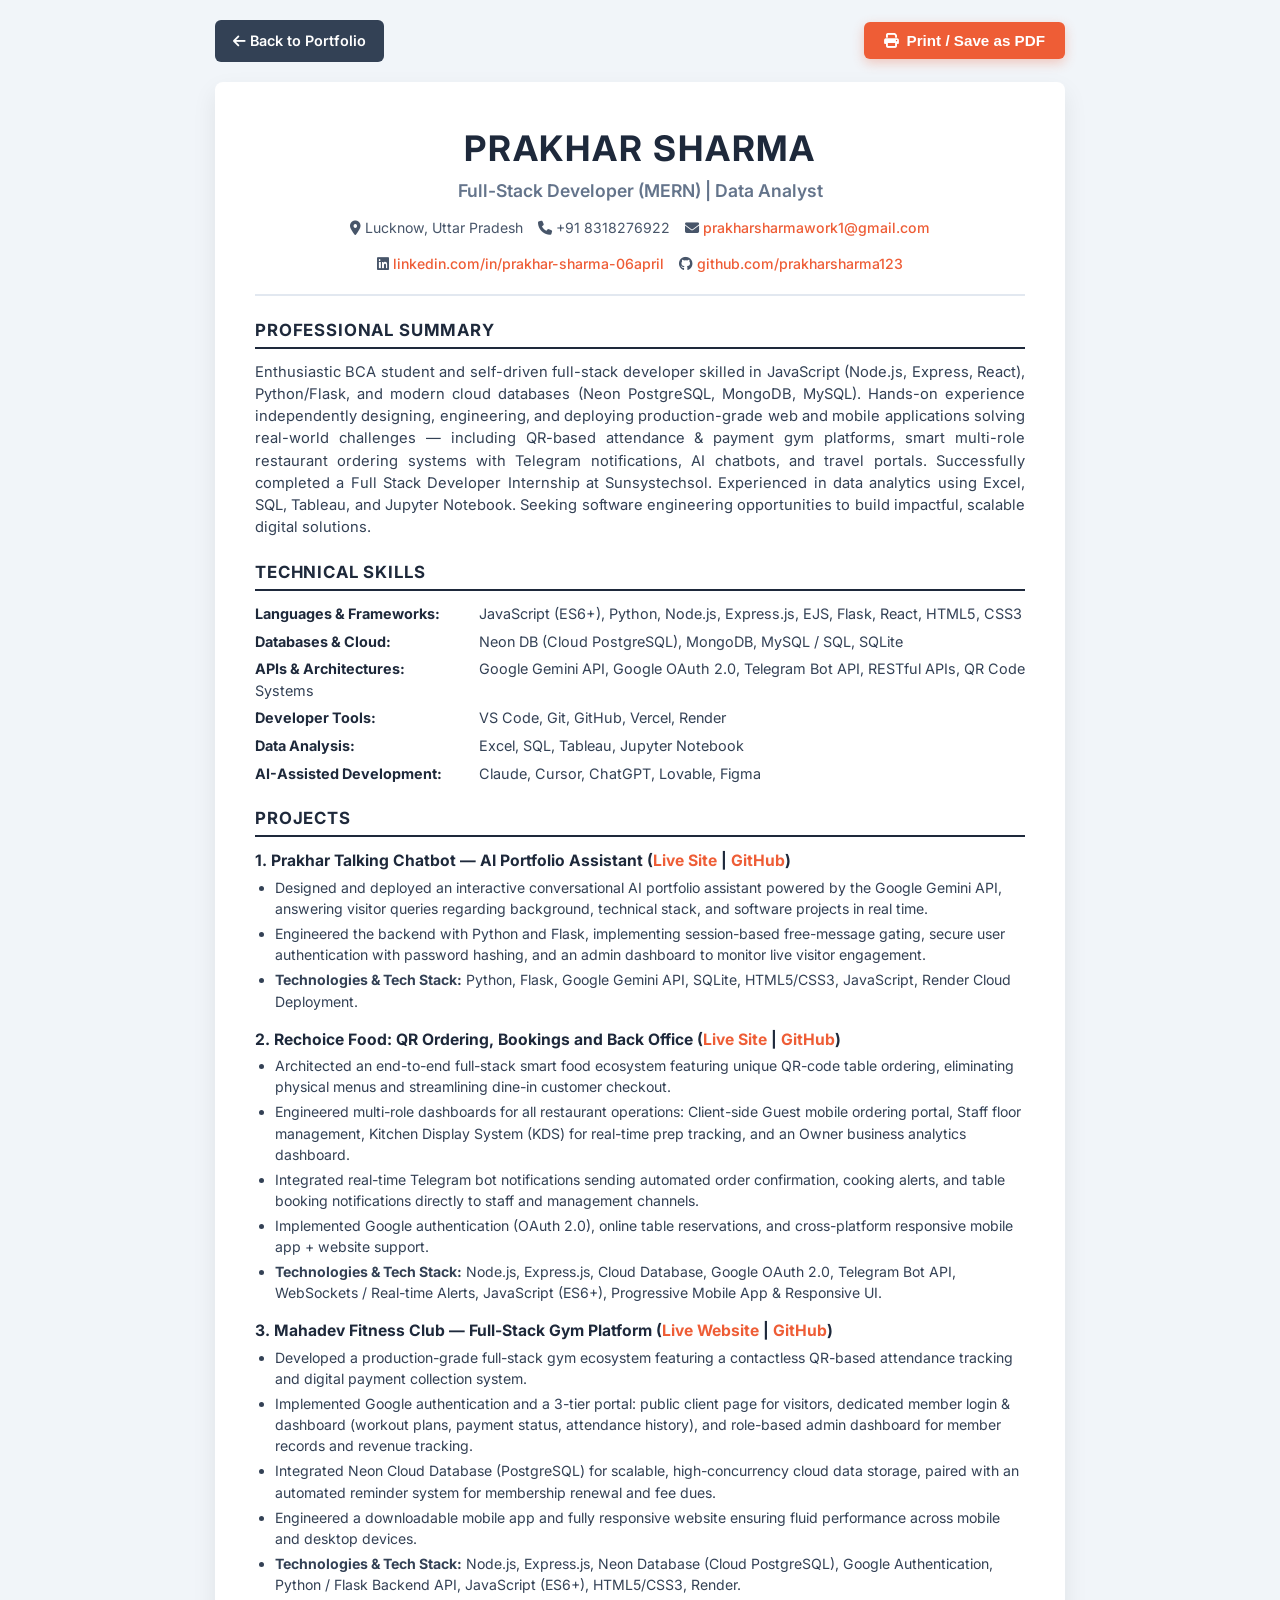
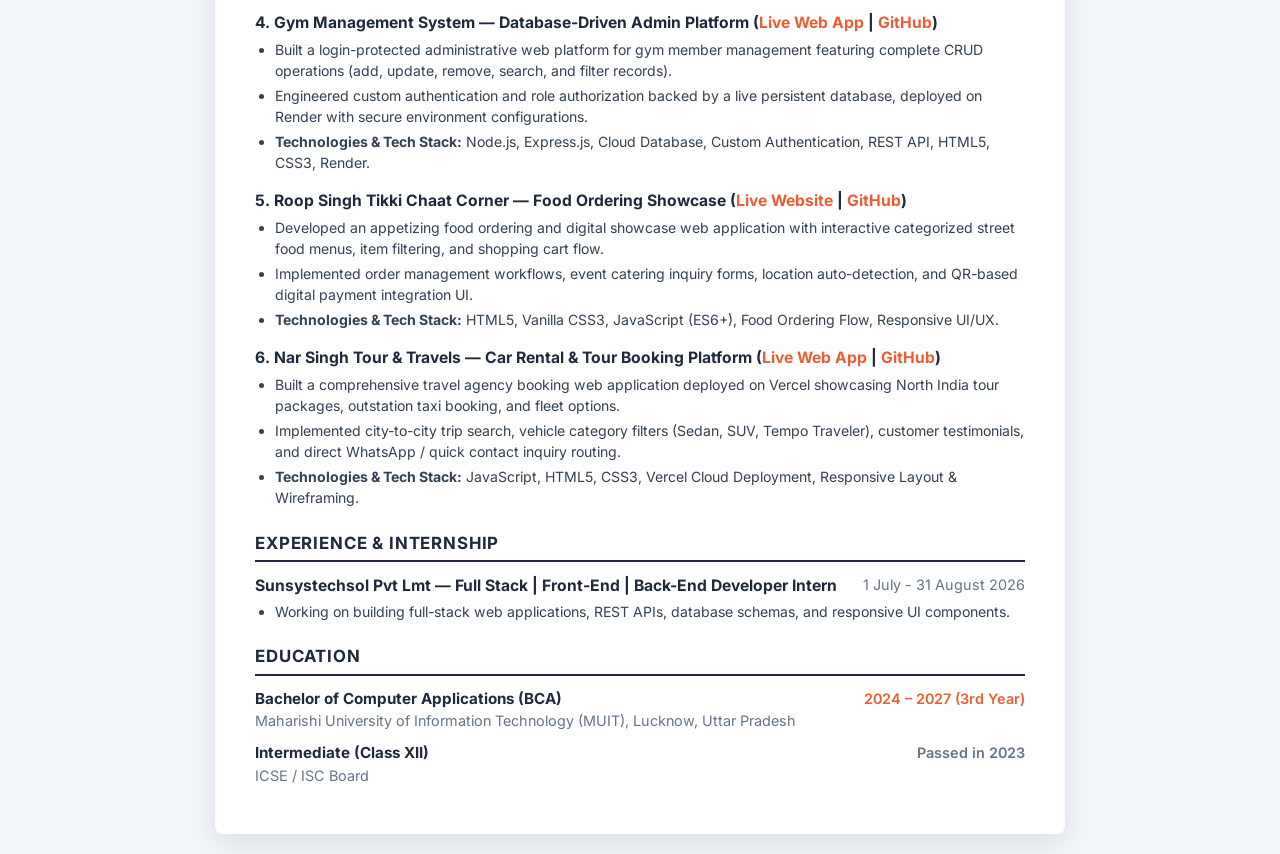
<file: resume.html>
<!DOCTYPE html>
<html lang="en">
<head>
    <meta charset="UTF-8">
    <meta name="viewport" content="width=device-width, initial-scale=1.0">
    <title>Prakhar Sharma - Resume</title>
    <link rel="preconnect" href="https://fonts.googleapis.com">
    <link rel="preconnect" href="https://fonts.gstatic.com" crossorigin>
    <link href="https://fonts.googleapis.com/css2?family=Inter:wght@400;500;600;700;800&display=swap" rel="stylesheet">
    <link rel="stylesheet" href="https://cdnjs.cloudflare.com/ajax/libs/font-awesome/6.4.0/css/all.min.css">
    <style>
        :root {
            --primary: #1E293B;
            --accent: #EE5D36;
            --text: #334155;
            --light-bg: #F8FAFC;
            --border: #E2E8F0;
        }
        * { box-sizing: border-box; margin: 0; padding: 0; }
        body {
            font-family: 'Inter', sans-serif;
            color: var(--text);
            background: #F1F5F9;
            line-height: 1.5;
            padding: 20px;
        }
        .resume-page {
            max-width: 850px;
            margin: 0 auto;
            background: #FFFFFF;
            padding: 40px;
            border-radius: 8px;
            box-shadow: 0 10px 25px rgba(0,0,0,0.08);
            position: relative;
        }
        .action-bar {
            max-width: 850px;
            margin: 0 auto 20px auto;
            display: flex;
            justify-content: space-between;
            align-items: center;
        }
        .btn-print {
            background: #EE5D36;
            color: white;
            border: none;
            padding: 10px 20px;
            border-radius: 6px;
            font-weight: 600;
            cursor: pointer;
            display: inline-flex;
            align-items: center;
            gap: 8px;
            text-decoration: none;
            font-size: 0.95rem;
            box-shadow: 0 4px 12px rgba(238, 93, 54, 0.3);
        }
        .btn-print:hover { background: #D84B24; }
        .btn-back {
            background: #334155;
            color: white;
            padding: 10px 18px;
            border-radius: 6px;
            text-decoration: none;
            font-weight: 600;
            font-size: 0.9rem;
        }
        .header {
            text-align: center;
            border-bottom: 2px solid #E2E8F0;
            padding-bottom: 20px;
            margin-bottom: 20px;
        }
        .header h1 {
            font-size: 2.2rem;
            color: var(--primary);
            letter-spacing: 0.05em;
            margin-bottom: 4px;
        }
        .header h2 {
            font-size: 1.1rem;
            color: #64748B;
            font-weight: 600;
            margin-bottom: 12px;
        }
        .contact-info {
            display: flex;
            flex-wrap: wrap;
            justify-content: center;
            gap: 15px;
            font-size: 0.88rem;
            color: #475569;
        }
        .contact-info a { color: #EE5D36; text-decoration: none; font-weight: 500; }
        .section-title {
            font-size: 1.05rem;
            font-weight: 700;
            color: var(--primary);
            text-transform: uppercase;
            letter-spacing: 0.05em;
            border-bottom: 2px solid var(--primary);
            padding-bottom: 4px;
            margin: 22px 0 12px 0;
        }
        .summary p { font-size: 0.92rem; text-align: justify; }
        .skills-list { list-style: none; }
        .skills-list li {
            font-size: 0.9rem;
            margin-bottom: 6px;
        }
        .skills-list strong { color: var(--primary); width: 220px; display: inline-block; }
        .project-item { margin-bottom: 16px; }
        .project-title {
            font-weight: 700;
            font-size: 0.98rem;
            color: var(--primary);
        }
        .project-title a { color: #EE5D36; text-decoration: none; }
        .project-title a:hover { text-decoration: underline; }
        .bullets {
            list-style: disc;
            padding-left: 20px;
            margin-top: 4px;
        }
        .bullets li {
            font-size: 0.88rem;
            margin-bottom: 4px;
            color: #334155;
        }
        .education-item {
            display: flex;
            justify-content: space-between;
            align-items: flex-start;
            margin-bottom: 8px;
        }
        .edu-degree { font-weight: 700; color: var(--primary); font-size: 0.95rem; }
        .edu-school { font-size: 0.9rem; color: #64748B; }

        @media print {
            body { background: white; padding: 0; }
            .action-bar { display: none; }
            .resume-page { box-shadow: none; padding: 0; max-width: 100%; }
        }
    </style>
</head>
<body>

    <div class="action-bar">
        <a href="index.html" class="btn-back"><i class="fa-solid fa-arrow-left"></i> Back to Portfolio</a>
        <button onclick="window.print()" class="btn-print"><i class="fa-solid fa-print"></i> Print / Save as PDF</button>
    </div>

    <div class="resume-page">
        <!-- Header -->
        <div class="header">
            <h1>PRAKHAR SHARMA</h1>
            <h2>Full-Stack Developer (MERN) | Data Analyst</h2>
            <div class="contact-info">
                <span><i class="fa-solid fa-location-dot"></i> Lucknow, Uttar Pradesh</span>
                <span><i class="fa-solid fa-phone"></i> +91 8318276922</span>
                <span><i class="fa-solid fa-envelope"></i> <a href="mailto:prakharsharmawork1@gmail.com">prakharsharmawork1@gmail.com</a></span>
                <span><i class="fa-brands fa-linkedin"></i> <a href="https://linkedin.com/in/prakhar-sharma-06april" target="_blank">linkedin.com/in/prakhar-sharma-06april</a></span>
                <span><i class="fa-brands fa-github"></i> <a href="https://github.com/prakharsharma123" target="_blank">github.com/prakharsharma123</a></span>
            </div>
        </div>

        <!-- Professional Summary -->
        <div class="section-title">Professional Summary</div>
        <div class="summary">
            <p>
                Enthusiastic BCA student and self-driven full-stack developer skilled in JavaScript (Node.js, Express, React), Python/Flask, and modern cloud databases (Neon PostgreSQL, MongoDB, MySQL). Hands-on experience independently designing, engineering, and deploying production-grade web and mobile applications solving real-world challenges — including QR-based attendance & payment gym platforms, smart multi-role restaurant ordering systems with Telegram notifications, AI chatbots, and travel portals. Successfully completed a Full Stack Developer Internship at Sunsystechsol. Experienced in data analytics using Excel, SQL, Tableau, and Jupyter Notebook. Seeking software engineering opportunities to build impactful, scalable digital solutions.
            </p>
        </div>

        <!-- Technical Skills -->
        <div class="section-title">Technical Skills</div>
        <ul class="skills-list">
            <li><strong>Languages & Frameworks:</strong> JavaScript (ES6+), Python, Node.js, Express.js, EJS, Flask, React, HTML5, CSS3</li>
            <li><strong>Databases & Cloud:</strong> Neon DB (Cloud PostgreSQL), MongoDB, MySQL / SQL, SQLite</li>
            <li><strong>APIs & Architectures:</strong> Google Gemini API, Google OAuth 2.0, Telegram Bot API, RESTful APIs, QR Code Systems</li>
            <li><strong>Developer Tools:</strong> VS Code, Git, GitHub, Vercel, Render</li>
            <li><strong>Data Analysis:</strong> Excel, SQL, Tableau, Jupyter Notebook</li>
            <li><strong>AI-Assisted Development:</strong> Claude, Cursor, ChatGPT, Lovable, Figma</li>
        </ul>

        <!-- Projects -->
        <div class="section-title">Projects</div>

        <!-- 1. Prakhar Talking Chatbot -->
        <div class="project-item">
            <div class="project-title">1. Prakhar Talking Chatbot — AI Portfolio Assistant (<a href="https://prakhar-chatbot.onrender.com/" target="_blank">Live Site</a> | <a href="https://github.com/prakharsharma123/prakhar-bot" target="_blank">GitHub</a>)</div>
            <ul class="bullets">
                <li>Designed and deployed an interactive conversational AI portfolio assistant powered by the Google Gemini API, answering visitor queries regarding background, technical stack, and software projects in real time.</li>
                <li>Engineered the backend with Python and Flask, implementing session-based free-message gating, secure user authentication with password hashing, and an admin dashboard to monitor live visitor engagement.</li>
                <li><strong>Technologies & Tech Stack:</strong> Python, Flask, Google Gemini API, SQLite, HTML5/CSS3, JavaScript, Render Cloud Deployment.</li>
            </ul>
        </div>

        <!-- 2. Rechoice Food: QR Ordering, Bookings & Back Office -->
        <div class="project-item">
            <div class="project-title">2. Rechoice Food: QR Ordering, Bookings and Back Office (<a href="https://rechoicewebsite.onrender.com/" target="_blank">Live Site</a> | <a href="https://github.com/prakharsharma123/rechoicewebsite" target="_blank">GitHub</a>)</div>
            <ul class="bullets">
                <li>Architected an end-to-end full-stack smart food ecosystem featuring unique QR-code table ordering, eliminating physical menus and streamlining dine-in customer checkout.</li>
                <li>Engineered multi-role dashboards for all restaurant operations: Client-side Guest mobile ordering portal, Staff floor management, Kitchen Display System (KDS) for real-time prep tracking, and an Owner business analytics dashboard.</li>
                <li>Integrated real-time Telegram bot notifications sending automated order confirmation, cooking alerts, and table booking notifications directly to staff and management channels.</li>
                <li>Implemented Google authentication (OAuth 2.0), online table reservations, and cross-platform responsive mobile app + website support.</li>
                <li><strong>Technologies & Tech Stack:</strong> Node.js, Express.js, Cloud Database, Google OAuth 2.0, Telegram Bot API, WebSockets / Real-time Alerts, JavaScript (ES6+), Progressive Mobile App & Responsive UI.</li>
            </ul>
        </div>

        <!-- 3. Mahadev Fitness Club -->
        <div class="project-item">
            <div class="project-title">3. Mahadev Fitness Club — Full-Stack Gym Platform (<a href="https://www.mahadevfitnessclub.in/" target="_blank">Live Website</a> | <a href="https://github.com/prakharsharma123/mahadevfitnessclubfullstack" target="_blank">GitHub</a>)</div>
            <ul class="bullets">
                <li>Developed a production-grade full-stack gym ecosystem featuring a contactless QR-based attendance tracking and digital payment collection system.</li>
                <li>Implemented Google authentication and a 3-tier portal: public client page for visitors, dedicated member login & dashboard (workout plans, payment status, attendance history), and role-based admin dashboard for member records and revenue tracking.</li>
                <li>Integrated Neon Cloud Database (PostgreSQL) for scalable, high-concurrency cloud data storage, paired with an automated reminder system for membership renewal and fee dues.</li>
                <li>Engineered a downloadable mobile app and fully responsive website ensuring fluid performance across mobile and desktop devices.</li>
                <li><strong>Technologies & Tech Stack:</strong> Node.js, Express.js, Neon Database (Cloud PostgreSQL), Google Authentication, Python / Flask Backend API, JavaScript (ES6+), HTML5/CSS3, Render.</li>
            </ul>
        </div>

        <!-- 4. Gym Management System -->
        <div class="project-item">
            <div class="project-title">4. Gym Management System — Database-Driven Admin Platform (<a href="https://gym-management-system-7zgt.onrender.com/" target="_blank">Live Web App</a> | <a href="https://github.com/prakharsharma123/gym-management-system" target="_blank">GitHub</a>)</div>
            <ul class="bullets">
                <li>Built a login-protected administrative web platform for gym member management featuring complete CRUD operations (add, update, remove, search, and filter records).</li>
                <li>Engineered custom authentication and role authorization backed by a live persistent database, deployed on Render with secure environment configurations.</li>
                <li><strong>Technologies & Tech Stack:</strong> Node.js, Express.js, Cloud Database, Custom Authentication, REST API, HTML5, CSS3, Render.</li>
            </ul>
        </div>

        <!-- 5. Roop Singh Tikki Chaat Corner -->
        <div class="project-item">
            <div class="project-title">5. Roop Singh Tikki Chaat Corner — Food Ordering Showcase (<a href="https://www.roopsinghtikkichaat.in/" target="_blank">Live Website</a> | <a href="https://github.com/prakharsharma123/roopsinghtikkichaat" target="_blank">GitHub</a>)</div>
            <ul class="bullets">
                <li>Developed an appetizing food ordering and digital showcase web application with interactive categorized street food menus, item filtering, and shopping cart flow.</li>
                <li>Implemented order management workflows, event catering inquiry forms, location auto-detection, and QR-based digital payment integration UI.</li>
                <li><strong>Technologies & Tech Stack:</strong> HTML5, Vanilla CSS3, JavaScript (ES6+), Food Ordering Flow, Responsive UI/UX.</li>
            </ul>
        </div>

        <!-- 6. Nar Singh Tour & Travels -->
        <div class="project-item">
            <div class="project-title">6. Nar Singh Tour & Travels — Car Rental & Tour Booking Platform (<a href="https://nar-singh-tour-trevels.vercel.app/" target="_blank">Live Web App</a> | <a href="https://github.com/prakharsharma123/NarSinghTour-Trevels" target="_blank">GitHub</a>)</div>
            <ul class="bullets">
                <li>Built a comprehensive travel agency booking web application deployed on Vercel showcasing North India tour packages, outstation taxi booking, and fleet options.</li>
                <li>Implemented city-to-city trip search, vehicle category filters (Sedan, SUV, Tempo Traveler), customer testimonials, and direct WhatsApp / quick contact inquiry routing.</li>
                <li><strong>Technologies & Tech Stack:</strong> JavaScript, HTML5, CSS3, Vercel Cloud Deployment, Responsive Layout & Wireframing.</li>
            </ul>
        </div>

        <!-- Experience & Internship -->
        <div class="section-title">Experience & Internship</div>
        <div class="project-item">
            <div class="project-title">Sunsystechsol Pvt Lmt — Full Stack | Front-End | Back-End Developer Intern <span style="float:right; font-size: 0.9rem; font-weight: normal; color: #64748B;">1 July - 31 August 2026</span></div>
            <ul class="bullets">
                <li>Working on building full-stack web applications, REST APIs, database schemas, and responsive UI components.</li>
            </ul>
        </div>

        <!-- Education -->
        <div class="section-title">Education</div>
        <div class="education-item">
            <div>
                <div class="edu-degree">Bachelor of Computer Applications (BCA)</div>
                <div class="edu-school">Maharishi University of Information Technology (MUIT), Lucknow, Uttar Pradesh</div>
            </div>
            <div style="font-size: 0.9rem; font-weight: 600; color: #EE5D36;">2024 – 2027 (3rd Year)</div>
        </div>

        <div class="education-item" style="margin-top: 10px;">
            <div>
                <div class="edu-degree">Intermediate (Class XII)</div>
                <div class="edu-school">ICSE / ISC Board</div>
            </div>
            <div style="font-size: 0.9rem; font-weight: 600; color: #64748B;">Passed in 2023</div>
        </div>

    </div>

</body>
</html>
</file>
<file: style.css>
/* ==========================================================================
   Prakhar Sharma Portfolio Stylesheet
   Theme Color Scheme extracted directly from Hero Section Photo:
   - Vibrant Coral Orange: #EE5D36 / #F16638
   - Signature Green Accent: #2EA043
   - Clean Off-White Background: #FAFAFC
   - Charcoal Typography: #18181B
   ========================================================================== */

:root {
    /* Color Palette */
    --primary-orange: #EE5D36;
    --primary-orange-hover: #D84B24;
    --primary-orange-light: #FFF0EC;
    --primary-orange-subtle: rgba(238, 93, 54, 0.08);
    
    --accent-green: #2EA043;
    --accent-green-light: #E6F4EA;
    --accent-yellow: #F59E0B;

    --bg-main: #FAFAFC;
    --bg-card: #FFFFFF;
    --bg-navbar: rgba(250, 250, 252, 0.85);

    /* Floating Curved Navbar Theme Tokens (Light Mode) */
    --nav-bg: rgba(255, 255, 255, 0.92);
    --nav-border: rgba(0, 0, 0, 0.08);
    --nav-shadow: 0 12px 30px rgba(0, 0, 0, 0.06), 0 0 20px rgba(238, 93, 54, 0.04);
    --nav-text: #18181B;
    --nav-text-muted: #52525B;
    --nav-hover-bg: rgba(0, 0, 0, 0.06);
    --nav-toggle-bg: #F4F4F5;
    --nav-toggle-border: #E4E4E7;
    --nav-toggle-color: #18181B;

    --text-main: #18181B;
    --text-muted: #52525B;
    --text-light: #A1A1AA;

    --border-color: #E4E4E7;
    --border-subtle: #F4F4F5;

    --shadow-sm: 0 2px 8px rgba(0, 0, 0, 0.04);
    --shadow-md: 0 10px 25px -5px rgba(238, 93, 54, 0.08), 0 8px 10px -6px rgba(0, 0, 0, 0.02);
    --shadow-lg: 0 20px 40px -15px rgba(238, 93, 54, 0.15);

    --radius-sm: 8px;
    --radius-md: 16px;
    --radius-lg: 24px;
    --radius-full: 9999px;

    --font-heading: 'Outfit', sans-serif;
    --font-body: 'Plus Jakarta Sans', sans-serif;

    --transition: all 0.3s cubic-bezier(0.4, 0, 0.2, 1);
}

/* Dark Theme Variables */
[data-theme="dark"] {
    --bg-main: #0F0F12;
    --bg-card: #18181C;
    --bg-navbar: rgba(15, 15, 18, 0.88);

    /* Floating Curved Navbar Theme Tokens (Dark Mode) */
    --nav-bg: rgba(18, 18, 20, 0.92);
    --nav-border: rgba(255, 255, 255, 0.12);
    --nav-shadow: 0 20px 40px rgba(0, 0, 0, 0.45), 0 0 20px rgba(238, 93, 54, 0.1);
    --nav-text: #FFFFFF;
    --nav-text-muted: rgba(255, 255, 255, 0.75);
    --nav-hover-bg: rgba(255, 255, 255, 0.1);
    --nav-toggle-bg: rgba(255, 255, 255, 0.08);
    --nav-toggle-border: rgba(255, 255, 255, 0.15);
    --nav-toggle-color: #FFFFFF;

    --text-main: #F4F4F5;
    --text-muted: #A1A1AA;
    --text-light: #71717A;

    --border-color: #27272A;
    --border-subtle: #1F1F23;

    --primary-orange-light: rgba(238, 93, 54, 0.15);
    --shadow-md: 0 10px 30px rgba(0, 0, 0, 0.4);
    --shadow-lg: 0 20px 40px rgba(0, 0, 0, 0.6);
}

/* Base Styles */
*, *::before, *::after {
    box-sizing: border-box;
    margin: 0;
    padding: 0;
}

html {
    scroll-behavior: smooth;
    font-size: 16px;
}

body {
    font-family: var(--font-body);
    background-color: var(--bg-main);
    color: var(--text-main);
    line-height: 1.6;
    overflow-x: hidden;
    transition: background-color 0.3s ease, color 0.3s ease;
}

a {
    color: inherit;
    text-decoration: none;
    transition: var(--transition);
}

img {
    max-width: 100%;
    height: auto;
    display: block;
}

.container {
    width: 100%;
    max-width: 1200px;
    margin: 0 auto;
    padding: 0 1.5rem;
}

.text-center { text-align: center; }
.w-100 { width: 100%; }

/* Buttons */
.btn {
    display: inline-flex;
    align-items: center;
    justify-content: center;
    gap: 0.5rem;
    padding: 0.75rem 1.5rem;
    font-family: var(--font-heading);
    font-weight: 600;
    font-size: 1rem;
    border-radius: var(--radius-full);
    cursor: pointer;
    transition: var(--transition);
    border: none;
    outline: none;
}

.btn-primary {
    background-color: var(--primary-orange);
    color: #FFFFFF;
    box-shadow: 0 4px 14px rgba(238, 93, 54, 0.35);
}

.btn-primary:hover {
    background-color: var(--primary-orange-hover);
    transform: translateY(-2px);
    box-shadow: 0 6px 20px rgba(238, 93, 54, 0.45);
}

.btn-outline {
    background: transparent;
    color: var(--text-main);
    border: 2px solid var(--border-color);
}

.btn-outline:hover {
    border-color: var(--primary-orange);
    color: var(--primary-orange);
    background: var(--primary-orange-light);
    transform: translateY(-2px);
}

.btn-light {
    background: #FFFFFF;
    color: var(--text-main);
    box-shadow: var(--shadow-sm);
}

.btn-light:hover {
    background: var(--primary-orange-light);
    color: var(--primary-orange);
}

.btn-lg {
    padding: 0.9rem 2rem;
    font-size: 1.05rem;
}

.btn-sm {
    padding: 0.5rem 1rem;
    font-size: 0.875rem;
}

/* Section Common Styling */
.section {
    padding: 6rem 0;
}

.section-tag {
    display: inline-block;
    padding: 0.35rem 1rem;
    background-color: var(--primary-orange-light);
    color: var(--primary-orange);
    font-family: var(--font-heading);
    font-weight: 700;
    font-size: 0.875rem;
    border-radius: var(--radius-full);
    text-transform: uppercase;
    letter-spacing: 0.05em;
    margin-bottom: 1rem;
}

.section-title {
    font-family: var(--font-heading);
    font-size: 2.5rem;
    font-weight: 800;
    color: var(--text-main);
    line-height: 1.2;
    margin-bottom: 0.75rem;
}

.section-subtitle {
    color: var(--text-muted);
    font-size: 1.1rem;
    max-width: 600px;
    margin: 0 auto 3rem auto;
}

/* ==========================================================================
   CURVED FLOATING NAVBAR (Matching Reference Image)
   ========================================================================== */
.navbar {
    position: fixed;
    top: 20px;
    left: 50%;
    transform: translateX(-50%);
    width: calc(100% - 3rem);
    max-width: 1100px;
    z-index: 1000;
    background: var(--nav-bg);
    border: 1px solid var(--nav-border);
    border-radius: 100px;
    padding: 0.45rem 1rem;
    box-shadow: var(--nav-shadow);
    backdrop-filter: blur(16px);
    -webkit-backdrop-filter: blur(16px);
    transition: background-color 0.3s ease, border-color 0.3s ease, box-shadow 0.3s ease, transform 0.3s ease;
}

.nav-container {
    position: relative;
    display: flex;
    align-items: center;
    justify-content: space-between;
    width: 100%;
    padding: 0 0.5rem;
}

.logo {
    display: flex;
    align-items: center;
    gap: 0.65rem;
    font-family: var(--font-heading);
    font-weight: 800;
    font-size: 1.25rem;
    letter-spacing: 0.04em;
    color: var(--nav-text);
    text-transform: uppercase;
    text-decoration: none;
    padding: 0.2rem 0.6rem;
    border-radius: 50px;
    transition: transform 0.3s ease, color 0.3s ease;
    z-index: 2;
}

@media (min-width: 769px) {
    .navbar .logo {
        position: absolute;
        left: 50%;
        transform: translateX(-50%);
    }
    .navbar .logo:hover {
        transform: translateX(-50%) scale(1.03);
    }
}

.logo-icon-badge {
    width: 36px;
    height: 36px;
    border-radius: 50%;
    background: linear-gradient(135deg, #EE5D36 0%, #F16638 100%);
    color: #FFFFFF;
    display: flex;
    align-items: center;
    justify-content: center;
    font-size: 0.95rem;
    box-shadow: 0 4px 12px rgba(238, 93, 54, 0.4);
}

.logo-text {
    color: var(--nav-text);
    font-weight: 800;
    letter-spacing: 0.02em;
    transition: color 0.3s ease;
}

.logo-dot {
    color: #EE5D36;
}

.nav-menu {
    display: flex;
    align-items: center;
    justify-content: space-between;
    flex: 1;
    width: 100%;
}

.nav-group {
    display: flex;
    align-items: center;
    gap: 0.35rem;
}

@media (min-width: 769px) {
    .nav-right {
        margin-left: auto;
    }
}

.nav-icon {
    display: none;
}

.nav-link {
    font-family: var(--font-heading);
    font-weight: 600;
    color: var(--nav-text-muted);
    font-size: 0.92rem;
    padding: 0.55rem 1.35rem;
    border-radius: 50px;
    transition: all 0.3s cubic-bezier(0.4, 0, 0.2, 1);
    position: relative;
    text-decoration: none;
    display: inline-flex;
    align-items: center;
    justify-content: center;
}

.nav-link:hover {
    color: var(--nav-text);
    background: var(--nav-hover-bg);
}

/* Active Nav Item - Vibrant Orange Pill */
.nav-link.active {
    background: linear-gradient(135deg, #EE5D36 0%, #F16638 100%);
    color: #FFFFFF !important;
    font-weight: 700;
    box-shadow: 0 4px 16px rgba(238, 93, 54, 0.4);
    transform: translateY(0);
}

.nav-actions {
    display: flex;
    align-items: center;
    gap: 0.5rem;
}

.theme-toggle,
.mobile-toggle {
    background: var(--nav-toggle-bg);
    border: 1px solid var(--nav-toggle-border);
    color: var(--nav-toggle-color);
    width: 38px;
    height: 38px;
    border-radius: 50%;
    display: flex;
    align-items: center;
    justify-content: center;
    cursor: pointer;
    font-size: 0.95rem;
    transition: var(--transition);
}

.theme-toggle:hover,
.mobile-toggle:hover {
    background: var(--nav-hover-bg);
    border-color: var(--primary-orange);
    color: var(--primary-orange);
    transform: rotate(15deg);
}

.mobile-toggle {
    display: none;
    font-size: 1.1rem;
}

/* ==========================================================================
   HERO SECTION (Matching user provided photo exactly)
   ========================================================================== */
.hero {
    /* navbar ~80px + 20px top offset + 40px breathing room */
    padding-top: 8.5rem;
    padding-bottom: 4rem;
    position: relative;
    overflow-x: hidden;
}

.hero-container {
    display: flex;
    flex-direction: column;
    align-items: center;
}

/* Top Speech Bubble "Hello!" */
.hero-top-badge {
    margin-bottom: 1.25rem;
}

.speech-bubble {
    position: relative;
    display: inline-flex;
    align-items: center;
    justify-content: center;
    padding: 0.4rem 1.4rem;
    border: 1.5px solid var(--border-color);
    border-radius: 30px;
    background: var(--bg-card);
    box-shadow: var(--shadow-sm);
    font-family: var(--font-heading);
    font-weight: 700;
    font-size: 1.1rem;
    color: var(--text-main);
}

.doodle-spark {
    position: absolute;
    width: 18px;
    height: 18px;
    stroke: var(--primary-orange);
}

.spark-left {
    top: -8px;
    left: -14px;
    transform: rotate(-25deg);
}

.spark-right {
    top: -8px;
    right: -14px;
    transform: rotate(25deg);
}

/* Hero Title with Orange & Green Underlines */
.hero-header {
    text-align: center;
    margin-bottom: 3rem;
}

.hero-title {
    font-family: var(--font-heading);
    font-size: 3.8rem;
    font-weight: 800;
    line-height: 1.15;
    color: var(--text-main);
    letter-spacing: -0.03em;
}

.name-highlight {
    color: var(--primary-orange);
    position: relative;
    display: inline-block;
}

.role-highlight {
    position: relative;
    display: inline-block;
}

.underline-orange {
    position: absolute;
    bottom: -8px;
    left: 0;
    width: 100%;
    height: 12px;
    pointer-events: none;
}

.underline-green {
    position: absolute;
    bottom: -10px;
    left: 0;
    width: 100%;
    height: 14px;
    pointer-events: none;
}

/* Hero 3-Column Grid */
.hero-grid {
    display: grid;
    grid-template-columns: 1fr 1.3fr 1fr;
    gap: 2rem;
    align-items: center;
    width: 100%;
    margin-top: 1rem;
}

.hero-left  { order: 1; }
.hero-center { order: 2; }
.hero-right  { order: 3; }

/* Left Sub-Block */
.hero-left {
    display: flex;
    flex-direction: column;
    align-items: flex-start;
    gap: 1.25rem;
}

.motto-badge {
    font-family: var(--font-heading);
    font-weight: 800;
    font-size: 1.5rem;
    color: var(--text-main);
    letter-spacing: -0.02em;
}

.hero-description {
    font-size: 1.05rem;
    color: var(--text-muted);
    line-height: 1.6;
    max-width: 340px;
}

.hero-cta-group {
    display: flex;
    gap: 1rem;
    margin-top: 0.5rem;
}

.hero-status {
    display: flex;
    align-items: center;
    gap: 0.6rem;
    font-size: 0.875rem;
    font-weight: 600;
    color: var(--text-muted);
    margin-top: 0.5rem;
}

.status-dot {
    width: 10px;
    height: 10px;
    background-color: var(--accent-green);
    border-radius: 50%;
}

.status-dot.pulse {
    box-shadow: 0 0 0 0 rgba(46, 160, 67, 0.7);
    animation: pulse 2s infinite;
}

@keyframes pulse {
    0% { box-shadow: 0 0 0 0 rgba(46, 160, 67, 0.7); }
    70% { box-shadow: 0 0 0 10px rgba(46, 160, 67, 0); }
    100% { box-shadow: 0 0 0 0 rgba(46, 160, 67, 0); }
}

/* Center Image with Arch */
.hero-center {
    display: flex;
    justify-content: center;
    align-items: flex-end;
    position: relative;
}

.photo-arch-wrapper {
    position: relative;
    width: 100%;
    max-width: 420px;
    display: flex;
    justify-content: center;
    align-items: flex-end;
    overflow: hidden;
    border-radius: 16px 16px 0 0;
}

/* Vibrant Orange Arch background */
.orange-arch {
    position: absolute;
    bottom: 0;
    width: 90%;
    height: 340px;
    background: linear-gradient(180deg, #F16638 0%, #EE5D36 100%);
    border-top-left-radius: 200px;
    border-top-right-radius: 200px;
    box-shadow: 0 20px 40px rgba(238, 93, 54, 0.25);
    z-index: 1;
}

.photo-container {
    position: relative;
    z-index: 2;
    width: 100%;
    display: flex;
    justify-content: center;
}

.hero-photo {
    width: 100%;
    height: auto;
    object-fit: contain;
    filter: drop-shadow(0 15px 30px rgba(0, 0, 0, 0.15));
    border-radius: 16px;
}

/* Floating Tech Badges */
.floating-badge {
    position: absolute;
    z-index: 3;
    background: var(--bg-card);
    border: 1px solid var(--border-color);
    padding: 0.5rem 1rem;
    border-radius: var(--radius-full);
    font-weight: 700;
    font-size: 0.85rem;
    box-shadow: var(--shadow-md);
    display: flex;
    align-items: center;
    gap: 0.5rem;
    animation: float 4s ease-in-out infinite;
}

.badge-react {
    top: 25%;
    left: -10px;
    color: #61DAFB;
    animation-delay: 0s;
}

.badge-figma {
    top: 55%;
    right: -10px;
    color: #F24E1E;
    animation-delay: 1.5s;
}

.badge-code {
    bottom: 10%;
    left: 0;
    color: var(--primary-orange);
    animation-delay: 2.5s;
}

@keyframes float {
    0%, 100% { transform: translateY(0px); }
    50% { transform: translateY(-8px); }
}

/* Right Sub-Block: Star Ratings & Experience */
.hero-right {
    display: flex;
    flex-direction: column;
    align-items: flex-end;
    gap: 1.5rem;
}

.experience-card {
    background: var(--bg-card);
    border: 1px solid var(--border-color);
    padding: 1.5rem 2rem;
    border-radius: var(--radius-lg);
    box-shadow: var(--shadow-md);
    text-align: center;
    width: 100%;
    max-width: 240px;
}

.stars-container {
    color: var(--accent-yellow);
    font-size: 1.1rem;
    display: flex;
    justify-content: center;
    gap: 0.3rem;
    margin-bottom: 0.5rem;
}

.exp-number {
    font-family: var(--font-heading);
    font-size: 2.2rem;
    font-weight: 800;
    color: var(--text-main);
    line-height: 1.1;
}

.exp-label {
    font-size: 0.95rem;
    color: var(--text-muted);
    font-weight: 600;
}

.mini-stat-card {
    background: var(--bg-card);
    border: 1px solid var(--border-color);
    padding: 1rem 1.25rem;
    border-radius: var(--radius-md);
    box-shadow: var(--shadow-sm);
    display: flex;
    align-items: center;
    gap: 1rem;
    width: 100%;
    max-width: 240px;
}

.stat-icon {
    width: 44px;
    height: 44px;
    background: var(--primary-orange-light);
    color: var(--primary-orange);
    border-radius: var(--radius-md);
    display: flex;
    align-items: center;
    justify-content: center;
    font-size: 1.2rem;
}

.stat-info h4 {
    font-family: var(--font-heading);
    font-size: 1.1rem;
    font-weight: 700;
    color: var(--text-main);
}

.stat-info p {
    font-size: 0.8rem;
    color: var(--text-muted);
}

.social-quick-links {
    display: flex;
    gap: 0.75rem;
    margin-top: 0.5rem;
}

.social-quick-links a {
    width: 40px;
    height: 40px;
    border-radius: 50%;
    background: var(--bg-card);
    border: 1px solid var(--border-color);
    color: var(--text-main);
    display: flex;
    align-items: center;
    justify-content: center;
    font-size: 1.1rem;
}

.social-quick-links a:hover {
    background: var(--primary-orange);
    border-color: var(--primary-orange);
    color: #FFFFFF;
    transform: translateY(-3px);
}

/* ==========================================================================
   METRICS BANNER
   ========================================================================== */
.metrics-banner {
    background: var(--bg-card);
    border-top: 1px solid var(--border-color);
    border-bottom: 1px solid var(--border-color);
    padding: 2.5rem 0;
    margin: 2rem 0;
    box-shadow: var(--shadow-sm);
}

.metrics-grid {
    display: flex;
    align-items: center;
    justify-content: space-around;
    flex-wrap: wrap;
    gap: 2rem;
}

.metric-item {
    text-align: center;
}

.metric-num {
    display: block;
    font-family: var(--font-heading);
    font-size: 2.5rem;
    font-weight: 800;
    color: var(--primary-orange);
    line-height: 1;
    margin-bottom: 0.4rem;
}

.metric-text {
    font-weight: 600;
    color: var(--text-muted);
    font-size: 0.95rem;
}

.metric-divider {
    width: 1px;
    height: 45px;
    background: var(--border-color);
}

/* ==========================================================================
   ABOUT SECTION
   ========================================================================== */
.about-grid {
    display: grid;
    grid-template-columns: 1fr 1fr;
    gap: 2rem;
}

.about-card {
    background: var(--bg-card);
    border: 1px solid var(--border-color);
    border-radius: var(--radius-lg);
    padding: 2.5rem;
    box-shadow: var(--shadow-md);
    position: relative;
}

.card-icon {
    width: 50px;
    height: 50px;
    background: var(--primary-orange-light);
    color: var(--primary-orange);
    border-radius: var(--radius-md);
    display: flex;
    align-items: center;
    justify-content: center;
    font-size: 1.4rem;
    margin-bottom: 1.5rem;
}

.about-card h3 {
    font-family: var(--font-heading);
    font-size: 1.6rem;
    font-weight: 700;
    margin-bottom: 1rem;
    color: var(--text-main);
}

.about-card p {
    color: var(--text-muted);
    margin-bottom: 1.25rem;
    line-height: 1.7;
}

.about-highlights {
    display: grid;
    grid-template-columns: 1fr 1fr;
    gap: 0.75rem;
    margin-top: 1.5rem;
}

.highlight-chip {
    font-size: 0.875rem;
    font-weight: 600;
    color: var(--text-main);
    display: flex;
    align-items: center;
    gap: 0.5rem;
}

.highlight-chip i {
    color: var(--accent-green);
}

.philosophy-list {
    display: flex;
    flex-direction: column;
    gap: 1.25rem;
    margin: 1.5rem 0;
}

.philosophy-item {
    display: flex;
    gap: 1rem;
    align-items: flex-start;
}

.num-badge {
    font-family: var(--font-heading);
    font-weight: 800;
    color: var(--primary-orange);
    background: var(--primary-orange-light);
    padding: 0.3rem 0.6rem;
    border-radius: var(--radius-sm);
    font-size: 0.85rem;
}

.philosophy-item h4 {
    font-family: var(--font-heading);
    font-size: 1.1rem;
    font-weight: 700;
    margin-bottom: 0.25rem;
}

.philosophy-item p {
    font-size: 0.9rem;
    margin: 0;
}

.resume-cta {
    margin-top: 2rem;
}

/* ==========================================================================
   SKILLS SECTION
   ========================================================================== */
.skills-grid {
    display: grid;
    grid-template-columns: 1fr 1fr;
    gap: 2rem;
    margin-bottom: 3rem;
}

.skill-category-card {
    background: var(--bg-card);
    border: 1px solid var(--border-color);
    border-radius: var(--radius-lg);
    padding: 2.5rem;
    box-shadow: var(--shadow-md);
}

.category-header {
    display: flex;
    align-items: center;
    gap: 1.25rem;
    margin-bottom: 2rem;
}

.category-icon {
    width: 50px;
    height: 50px;
    border-radius: var(--radius-md);
    display: flex;
    align-items: center;
    justify-content: center;
    font-size: 1.4rem;
}

.dev-icon {
    background: var(--primary-orange-light);
    color: var(--primary-orange);
}

.design-icon {
    background: var(--accent-green-light);
    color: var(--accent-green);
}

.category-header h3 {
    font-family: var(--font-heading);
    font-size: 1.4rem;
    font-weight: 700;
}

.category-header p {
    font-size: 0.875rem;
    color: var(--text-muted);
}

.skill-bars {
    display: flex;
    flex-direction: column;
    gap: 1.25rem;
}

.skill-info {
    display: flex;
    justify-content: space-between;
    font-weight: 600;
    font-size: 0.95rem;
    margin-bottom: 0.4rem;
}

.progress-track {
    width: 100%;
    height: 10px;
    background: var(--border-subtle);
    border-radius: var(--radius-full);
    overflow: hidden;
}

.progress-fill {
    height: 100%;
    background: linear-gradient(90deg, #F16638, #EE5D36);
    border-radius: var(--radius-full);
    transition: width 1.2s ease-in-out;
}

.tech-stack-container {
    display: flex;
    flex-wrap: wrap;
    justify-content: center;
    gap: 0.8rem;
}

.stack-badge {
    background: var(--bg-card);
    border: 1px solid var(--border-color);
    padding: 0.6rem 1.2rem;
    border-radius: var(--radius-full);
    font-weight: 600;
    font-size: 0.9rem;
    box-shadow: var(--shadow-sm);
    display: flex;
    align-items: center;
    gap: 0.5rem;
    transition: var(--transition);
}

.stack-badge i {
    color: var(--primary-orange);
}

.stack-badge:hover {
    border-color: var(--primary-orange);
    transform: translateY(-2px);
    box-shadow: var(--shadow-md);
}

/* ==========================================================================
   PROJECTS SECTION
   ========================================================================== */
.portfolio-filter-buttons {
    display: flex;
    justify-content: center;
    gap: 0.75rem;
    flex-wrap: wrap;
    margin-bottom: 3rem;
}

.filter-btn {
    background: var(--bg-card);
    border: 1px solid var(--border-color);
    padding: 0.6rem 1.4rem;
    border-radius: var(--radius-full);
    font-family: var(--font-heading);
    font-weight: 600;
    font-size: 0.9rem;
    color: var(--text-muted);
    cursor: pointer;
    transition: var(--transition);
}

.filter-btn:hover, .filter-btn.active {
    background: var(--primary-orange);
    border-color: var(--primary-orange);
    color: #FFFFFF;
    box-shadow: 0 4px 12px rgba(238, 93, 54, 0.3);
}

.projects-grid {
    display: grid;
    grid-template-columns: repeat(auto-fill, minmax(350px, 1fr));
    gap: 2rem;
}

.project-card {
    background: var(--bg-card);
    border: 1px solid var(--border-color);
    border-radius: var(--radius-lg);
    overflow: hidden;
    box-shadow: var(--shadow-md);
    transition: var(--transition);
    display: flex;
    flex-direction: column;
}

.project-card:hover {
    transform: translateY(-8px);
    box-shadow: var(--shadow-lg);
}

.project-img-wrapper {
    position: relative;
    overflow: hidden;
    aspect-ratio: 16 / 10;
}

.project-img-wrapper img {
    width: 100%;
    height: 100%;
    object-fit: cover;
    transition: transform 0.5s ease;
}

.project-card:hover .project-img-wrapper img {
    transform: scale(1.06);
}

.project-overlay {
    position: absolute;
    inset: 0;
    background: rgba(0, 0, 0, 0.5);
    backdrop-filter: blur(3px);
    display: flex;
    align-items: center;
    justify-content: center;
    opacity: 0;
    transition: opacity 0.3s ease;
}

.project-card:hover .project-overlay {
    opacity: 1;
}

.project-content {
    padding: 1.75rem;
    display: flex;
    flex-direction: column;
    flex-grow: 1;
}

.project-tags {
    display: flex;
    gap: 0.5rem;
    margin-bottom: 0.75rem;
}

.tag {
    font-size: 0.75rem;
    font-weight: 700;
    padding: 0.2rem 0.6rem;
    background: var(--primary-orange-light);
    color: var(--primary-orange);
    border-radius: var(--radius-sm);

}

.project-title {
    font-family: var(--font-heading);
    font-size: 1.3rem;
    font-weight: 700;
    color: var(--text-main);
    margin-bottom: 0.5rem;
}

.project-desc {
    font-size: 0.9rem;
    color: var(--text-muted);
    margin-bottom: 1.5rem;
    line-height: 1.6;
}

.project-footer {
    margin-top: auto;
    display: flex;
    justify-content: space-between;
    align-items: center;
    border-top: 1px solid var(--border-subtle);
    padding-top: 1rem;
}

.project-link {
    font-weight: 700;
    color: var(--primary-orange);
    font-size: 0.9rem;
    display: flex;
    align-items: center;
    gap: 0.4rem;
}

.project-socials {
    display: flex;
    gap: 0.75rem;
    color: var(--text-muted);
}

.project-socials a:hover {
    color: var(--primary-orange);
}

/* ==========================================================================
   TIMELINE SECTION
   ========================================================================== */
.timeline-wrapper {
    max-width: 800px;
    margin: 0 auto;
    position: relative;
    padding-left: 2rem;
}

.timeline-wrapper::before {
    content: '';
    position: absolute;
    left: 7px;
    top: 0;
    bottom: 0;
    width: 3px;
    background: var(--border-color);
}

.timeline-item {
    position: relative;
    margin-bottom: 2.5rem;
}

.timeline-dot {
    position: absolute;
    left: -2rem;
    top: 5px;
    width: 17px;
    height: 17px;
    border-radius: 50%;
    background: var(--primary-orange);
    border: 4px solid var(--bg-main);
    box-shadow: 0 0 0 3px var(--primary-orange-light);
}

.timeline-content {
    background: var(--bg-card);
    border: 1px solid var(--border-color);
    border-radius: var(--radius-lg);
    padding: 1.75rem;
    box-shadow: var(--shadow-sm);
}

.timeline-header {
    display: flex;
    justify-content: space-between;
    align-items: center;
    margin-bottom: 0.5rem;
}

.timeline-date {
    font-size: 0.85rem;
    font-weight: 700;
    color: var(--primary-orange);
}

.badge-role {
    font-size: 0.75rem;
    font-weight: 600;
    padding: 0.2rem 0.6rem;
    background: var(--border-subtle);
    border-radius: var(--radius-full);
}

.timeline-content h3 {
    font-family: var(--font-heading);
    font-size: 1.3rem;
    font-weight: 700;
}

.company-name {
    font-size: 0.9rem;
    font-weight: 600;
    color: var(--text-muted);
    margin-bottom: 0.75rem;
}

.timeline-desc {
    font-size: 0.95rem;
    color: var(--text-muted);
    margin-bottom: 1rem;
}

.timeline-tags {
    display: flex;
    flex-wrap: wrap;
    gap: 0.4rem;
}

.timeline-tags span {
    font-size: 0.75rem;
    background: var(--bg-main);
    border: 1px solid var(--border-subtle);
    padding: 0.2rem 0.5rem;
    border-radius: var(--radius-sm);
}

/* ==========================================================================
   TESTIMONIALS SECTION
   ========================================================================== */
.testimonials-grid {
    display: grid;
    grid-template-columns: repeat(auto-fit, minmax(300px, 1fr));
    gap: 2rem;
}

.testimonial-card {
    background: var(--bg-card);
    border: 1px solid var(--border-color);
    border-radius: var(--radius-lg);
    padding: 2rem;
    box-shadow: var(--shadow-md);
    display: flex;
    flex-direction: column;
}

.rating {
    color: var(--accent-yellow);
    margin-bottom: 1rem;
    font-size: 0.95rem;
}

.quote {
    font-size: 0.98rem;
    color: var(--text-muted);
    font-style: italic;
    line-height: 1.6;
    margin-bottom: 1.5rem;
    flex-grow: 1;
}

.client-info {
    display: flex;
    align-items: center;
    gap: 1rem;
}

.client-avatar {
    width: 44px;
    height: 44px;
    border-radius: 50%;
    background: var(--primary-orange-light);
    color: var(--primary-orange);
    font-family: var(--font-heading);
    font-weight: 800;
    display: flex;
    align-items: center;
    justify-content: center;
}

.client-info h4 {
    font-family: var(--font-heading);
    font-size: 1rem;
    font-weight: 700;
}

.client-info p {
    font-size: 0.8rem;
    color: var(--text-muted);
}

/* ==========================================================================
   CONTACT SECTION
   ========================================================================== */
.contact-card-container {
    background: linear-gradient(135deg, #18181B 0%, #0F0F12 100%);
    color: #FFFFFF;
    border-radius: var(--radius-lg);
    padding: 3.5rem;
    display: grid;
    grid-template-columns: 1fr 1fr;
    gap: 3rem;
    box-shadow: var(--shadow-lg);
    position: relative;
    overflow: hidden;
}

.light-tag {
    background: rgba(238, 93, 54, 0.2);
    color: #FF8F70;
}

.contact-info-col h2 {
    font-family: var(--font-heading);
    font-size: 2.4rem;
    font-weight: 800;
    margin-bottom: 1rem;
    line-height: 1.2;
}

.contact-info-col p {
    color: #A1A1AA;
    font-size: 1.05rem;
    margin-bottom: 2rem;
}

.contact-details {
    display: flex;
    flex-direction: column;
    gap: 1.5rem;
    margin-bottom: 2.5rem;
}

.contact-detail-item {
    display: flex;
    align-items: center;
    gap: 1.25rem;
}

.detail-icon {
    width: 46px;
    height: 46px;
    background: rgba(255, 255, 255, 0.08);
    color: var(--primary-orange);
    border-radius: var(--radius-md);
    display: flex;
    align-items: center;
    justify-content: center;
    font-size: 1.2rem;
}

.detail-label {
    display: block;
    font-size: 0.8rem;
    color: #A1A1AA;
    text-transform: uppercase;
    letter-spacing: 0.05em;
}

.detail-val {
    font-weight: 600;
    font-size: 1.05rem;
}

.email-copy-wrapper {
    display: flex;
    align-items: center;
    gap: 0.5rem;
}

.copy-btn {
    background: none;
    border: none;
    color: var(--primary-orange);
    cursor: pointer;
    font-size: 1rem;
    padding: 0.2rem;
    transition: var(--transition);
}

.copy-btn:hover {
    color: #FFFFFF;
    transform: scale(1.15);
}

.contact-socials {
    display: flex;
    align-items: center;
    gap: 1rem;
    font-size: 0.9rem;
    color: #A1A1AA;
}

.social-icons {
    display: flex;
    gap: 0.75rem;
}

.social-icons a {
    width: 36px;
    height: 36px;
    border-radius: 50%;
    background: rgba(255, 255, 255, 0.1);
    color: #FFFFFF;
    display: flex;
    align-items: center;
    justify-content: center;
}

.social-icons a:hover {
    background: var(--primary-orange);
}

/* Contact Form */
.contact-form-col {
    background: #FFFFFF;
    color: var(--text-main);
    padding: 2.5rem;
    border-radius: var(--radius-md);
}

[data-theme="dark"] .contact-form-col {
    background: #18181C;
    color: #F4F4F5;
}

.contact-form h3 {
    font-family: var(--font-heading);
    font-size: 1.5rem;
    font-weight: 700;
    margin-bottom: 1.5rem;
}

.form-group {
    margin-bottom: 1.25rem;
}

.form-group label {
    display: block;
    font-weight: 600;
    font-size: 0.875rem;
    margin-bottom: 0.4rem;
}

.form-group input,
.form-group select,
.form-group textarea {
    width: 100%;
    padding: 0.75rem 1rem;
    border: 1px solid var(--border-color);
    border-radius: var(--radius-sm);
    font-family: var(--font-body);
    font-size: 0.95rem;
    background: var(--bg-main);
    color: var(--text-main);
    outline: none;
    transition: var(--transition);
}

.form-group input:focus,
.form-group select:focus,
.form-group textarea:focus {
    border-color: var(--primary-orange);
    box-shadow: 0 0 0 3px rgba(238, 93, 54, 0.15);
}

/* ==========================================================================
   FOOTER (Desktop & Mobile Optimized)
   ========================================================================== */
.footer {
    background: var(--bg-card);
    border-top: 1px solid var(--border-color);
    padding: 3.5rem 0 2rem 0;
    position: relative;
    z-index: 10;
}

.footer-top {
    display: grid;
    grid-template-columns: 1.5fr 1fr 1fr;
    gap: 3rem;
    padding-bottom: 2.5rem;
    border-bottom: 1px solid var(--border-subtle);
}

.footer-brand {
    display: flex;
    flex-direction: column;
    align-items: flex-start;
    gap: 0.8rem;
}

.footer .logo {
    position: relative;
    left: auto;
    transform: none;
    display: inline-flex;
    padding: 0;
}

.footer .logo:hover {
    transform: scale(1.02);
}

.footer-tagline {
    font-size: 0.92rem;
    color: var(--text-muted);
    line-height: 1.6;
    max-width: 320px;
}

.footer-socials {
    display: flex;
    gap: 0.6rem;
    margin-top: 0.4rem;
}

.footer-socials a {
    width: 38px;
    height: 38px;
    border-radius: 50%;
    background: var(--bg-main);
    border: 1px solid var(--border-color);
    color: var(--text-main);
    display: flex;
    align-items: center;
    justify-content: center;
    font-size: 0.95rem;
    transition: var(--transition);
}

.footer-socials a:hover {
    background: var(--primary-orange);
    border-color: var(--primary-orange);
    color: #FFFFFF;
    transform: translateY(-3px);
}

.footer-col h4 {
    font-family: var(--font-heading);
    font-size: 1.05rem;
    font-weight: 700;
    color: var(--text-main);
    margin-bottom: 1.2rem;
}

.footer-links {
    list-style: none;
    display: flex;
    flex-direction: column;
    gap: 0.65rem;
}

.footer-links a {
    font-size: 0.9rem;
    color: var(--text-muted);
    transition: var(--transition);
    display: inline-flex;
    align-items: center;
    gap: 0.4rem;
}

.footer-links a:hover {
    color: var(--primary-orange);
    transform: translateX(4px);
}

.footer-contact-info p {
    font-size: 0.9rem;
    color: var(--text-muted);
    margin-bottom: 0.65rem;
    display: flex;
    align-items: center;
    gap: 0.5rem;
}

.footer-contact-info p i {
    color: var(--primary-orange);
}

.footer-bottom {
    display: flex;
    justify-content: space-between;
    align-items: center;
    padding-top: 1.75rem;
    flex-wrap: wrap;
    gap: 1rem;
}

.footer-copy {
    font-size: 0.875rem;
    color: var(--text-muted);
}

.back-top-btn {
    width: 44px;
    height: 44px;
    border-radius: 50%;
    background: var(--primary-orange-light);
    color: var(--primary-orange);
    display: flex;
    align-items: center;
    justify-content: center;
    font-size: 1.1rem;
    transition: var(--transition);
    border: 1px solid rgba(238, 93, 54, 0.2);
}

.back-top-btn:hover {
    background: var(--primary-orange);
    color: #FFFFFF;
    transform: translateY(-4px);
    box-shadow: 0 6px 18px rgba(238, 93, 54, 0.35);
}

/* Modal Popup */
.modal-backdrop {
    position: fixed;
    inset: 0;
    background: rgba(0, 0, 0, 0.6);
    backdrop-filter: blur(5px);
    z-index: 2000;
    display: flex;
    align-items: center;
    justify-content: center;
    opacity: 0;
    pointer-events: none;
    transition: opacity 0.3s ease;
    padding: 1rem;
}

.modal-backdrop.active {
    opacity: 1;
    pointer-events: auto;
}

.modal-card {
    background: var(--bg-card);
    border-radius: var(--radius-lg);
    max-width: 700px;
    width: 100%;
    max-height: 90vh;
    overflow-y: auto;
    position: relative;
    box-shadow: var(--shadow-lg);
    transform: scale(0.9);
    transition: transform 0.3s ease;
}

.modal-backdrop.active .modal-card {
    transform: scale(1);
}

.modal-close {
    position: absolute;
    top: 1rem;
    right: 1rem;
    background: var(--bg-main);
    border: none;
    width: 36px;
    height: 36px;
    border-radius: 50%;
    cursor: pointer;
    font-size: 1.2rem;
    color: var(--text-main);
    z-index: 10;
}

.modal-body {
    padding: 2rem;
}

/* Toast */
.toast {
    position: fixed;
    bottom: 2rem;
    right: 2rem;
    background: #18181B;
    color: #FFFFFF;
    padding: 0.9rem 1.5rem;
    border-radius: var(--radius-md);
    box-shadow: var(--shadow-lg);
    display: flex;
    align-items: center;
    gap: 0.75rem;
    z-index: 3000;
    transform: translateY(100px);
    opacity: 0;
    transition: all 0.3s cubic-bezier(0.68, -0.55, 0.265, 1.55);
}

.toast.show {
    transform: translateY(0);
    opacity: 1;
}

.toast-icon {
    color: var(--accent-green);
    font-size: 1.2rem;
}

/* Responsive Media Queries */
@media (max-width: 992px) {
    .navbar {
        width: calc(100% - 2rem);
        top: 15px;
    }
    /* navbar ~70px + 15px top + 35px gap = ~7.5rem */
    .hero {
        padding-top: 7.5rem;
    }
    .hero-title { font-size: 3rem; }
    .hero-grid {
        grid-template-columns: 1fr;
        text-align: center;
    }
    .hero-left {
        order: 1;
        align-items: center;
    }
    .hero-center {
        order: 2;
    }
    .hero-right {
        order: 3;
        align-items: center;
        flex-direction: row;
        justify-content: center;
        width: 100%;
    }
    .about-grid, .skills-grid, .contact-card-container {
        grid-template-columns: 1fr;
    }
    .orange-arch { height: 280px; }
}

@media (max-width: 768px) {
    /* --- Navbar --- */
    .navbar {
        top: 12px;
        width: calc(100% - 1.5rem);
        padding: 0.35rem 0.75rem;
        border-radius: 50px;
    }
    .logo {
        font-size: 1rem;
        gap: 0.5rem;
    }
    .logo-icon-badge {
        width: 32px;
        height: 32px;
        font-size: 0.85rem;
    }
    .mobile-toggle {
        display: flex;
    }
    .nav-menu {
        position: fixed;
        top: 72px;
        left: 50%;
        transform: translateX(-50%) translateY(-10px) scale(0.96);
        width: calc(100% - 1.5rem);
        max-width: 400px;
        background: var(--nav-bg);
        border: 1px solid var(--nav-border);
        border-radius: 24px;
        padding: 1.15rem;
        flex-direction: column;
        justify-content: flex-start;
        gap: 0.5rem;
        box-shadow: var(--nav-shadow), 0 20px 50px rgba(0, 0, 0, 0.25);
        backdrop-filter: blur(20px);
        -webkit-backdrop-filter: blur(20px);
        opacity: 0;
        pointer-events: none;
        transition: all 0.3s cubic-bezier(0.4, 0, 0.2, 1);
        z-index: 999;
    }
    .nav-menu.active {
        opacity: 1;
        pointer-events: auto;
        transform: translateX(-50%) translateY(0) scale(1);
    }
    .nav-group {
        flex-direction: column;
        width: 100%;
        gap: 0.4rem;
    }
    .nav-icon {
        display: inline-block;
        font-size: 0.95rem;
        width: 20px;
        text-align: center;
    }
    .nav-link {
        width: 100%;
        justify-content: flex-start;
        padding: 0.75rem 1.15rem;
        font-size: 0.95rem;
        border-radius: 14px;
        gap: 0.65rem;
    }
    .nav-link.active {
        box-shadow: 0 4px 16px rgba(238, 93, 54, 0.35);
    }

    /* --- Hero Section --- */
    .hero {
        padding-top: 6.5rem;
        padding-bottom: 3rem;
    }
    .hero-header {
        margin-bottom: 2rem;
    }
    .hero-title {
        font-size: 2rem;
        letter-spacing: -0.02em;
    }
    .hero-grid {
        grid-template-columns: 1fr;
        gap: 1.5rem;
        text-align: center;
    }
    /* Stack: text → image → stats */
    .hero-left  { order: 1; align-items: center; }
    .hero-center { order: 2; }
    .hero-right  { order: 3; }

    /* Text clamping */
    .motto-badge {
        font-size: 1.15rem;
    }
    .hero-description {
        font-size: 0.95rem;
        max-width: 100%;
    }
    /* Full-width CTA buttons */
    .hero-cta-group {
        flex-direction: column;
        width: 100%;
        gap: 0.75rem;
    }
    .hero-cta-group .btn {
        width: 100%;
        justify-content: center;
    }
    .hero-status {
        justify-content: center;
    }

    /* Photo arch — constrain and center */
    .photo-arch-wrapper {
        max-width: 280px;
        margin: 0 auto;
    }
    .orange-arch {
        height: 220px;
    }
    /* Hide floating tech badges on mobile — they overflow */
    .floating-badge {
        display: none;
    }

    /* Stats row — side by side */
    .hero-right {
        flex-direction: row;
        flex-wrap: wrap;
        justify-content: center;
        align-items: stretch;
        gap: 1rem;
    }
    .experience-card,
    .mini-stat-card {
        flex: 1 1 140px;
        max-width: 180px;
    }
    .social-quick-links {
        width: 100%;
        justify-content: center;
        margin-top: 0;
    }

    /* Other sections */
    .metrics-grid {
        flex-direction: column;
    }
    .metric-divider {
        width: 100px;
        height: 1px;
    }

    /* Footer Responsive Layouts */
    .footer-top {
        grid-template-columns: 1fr;
        gap: 2rem;
        text-align: center;
    }
    .footer-brand {
        align-items: center;
    }
    .footer-tagline {
        max-width: 100%;
    }
    .footer-socials {
        justify-content: center;
    }
    .footer-links a {
        justify-content: center;
    }
    .footer-links a:hover {
        transform: translateY(-2px);
    }
    .footer-contact-info p {
        justify-content: center;
    }
    .footer-bottom {
        flex-direction: column;
        text-align: center;
        gap: 1.25rem;
    }

    /* --- Contact Section --- */
    .contact-card-container {
        padding: 1.75rem 1.25rem;
        gap: 2rem;
        border-radius: var(--radius-md);
    }
    .contact-info-col h2 {
        font-size: 1.6rem;
    }
    .contact-info-col p {
        font-size: 0.95rem;
        margin-bottom: 1.5rem;
    }
    .contact-details {
        gap: 1.25rem;
        margin-bottom: 2rem;
    }
    .contact-detail-item {
        gap: 0.85rem;
    }
    .detail-icon {
        width: 40px;
        height: 40px;
        font-size: 1.05rem;
        flex-shrink: 0;
    }
    /* Let the text side of each detail item shrink and wrap instead of
       overflowing past the edge of the card */
    .contact-detail-item > div {
        min-width: 0;
        flex: 1;
    }
    .detail-val {
        font-size: 0.95rem;
        overflow-wrap: break-word;
        word-break: break-word;
    }
    .email-copy-wrapper {
        flex-wrap: wrap;
    }
    .contact-socials {
        flex-wrap: wrap;
        row-gap: 0.5rem;
    }
    .contact-form-col {
        padding: 1.5rem;
    }
    .contact-form h3 {
        font-size: 1.3rem;
    }
}

@media (max-width: 480px) {
    /* Tighter screens — nudge hero down just enough */
    .hero {
        padding-top: 6rem;
    }

    /* --- Contact Section (extra tight screens) --- */
    .contact-card-container {
        padding: 1.5rem 1rem;
    }
    .contact-info-col h2 {
        font-size: 1.4rem;
    }
    .contact-form-col {
        padding: 1.25rem 1rem;
    }
    .detail-label {
        font-size: 0.72rem;
    }
}

@media (max-width: 400px) {
    .navbar {
        width: calc(100% - 1rem);
    }
    .logo-text {
        font-size: 0.9rem;
    }
    .hero {
        padding-top: 5.75rem;
    }
}
</file>
